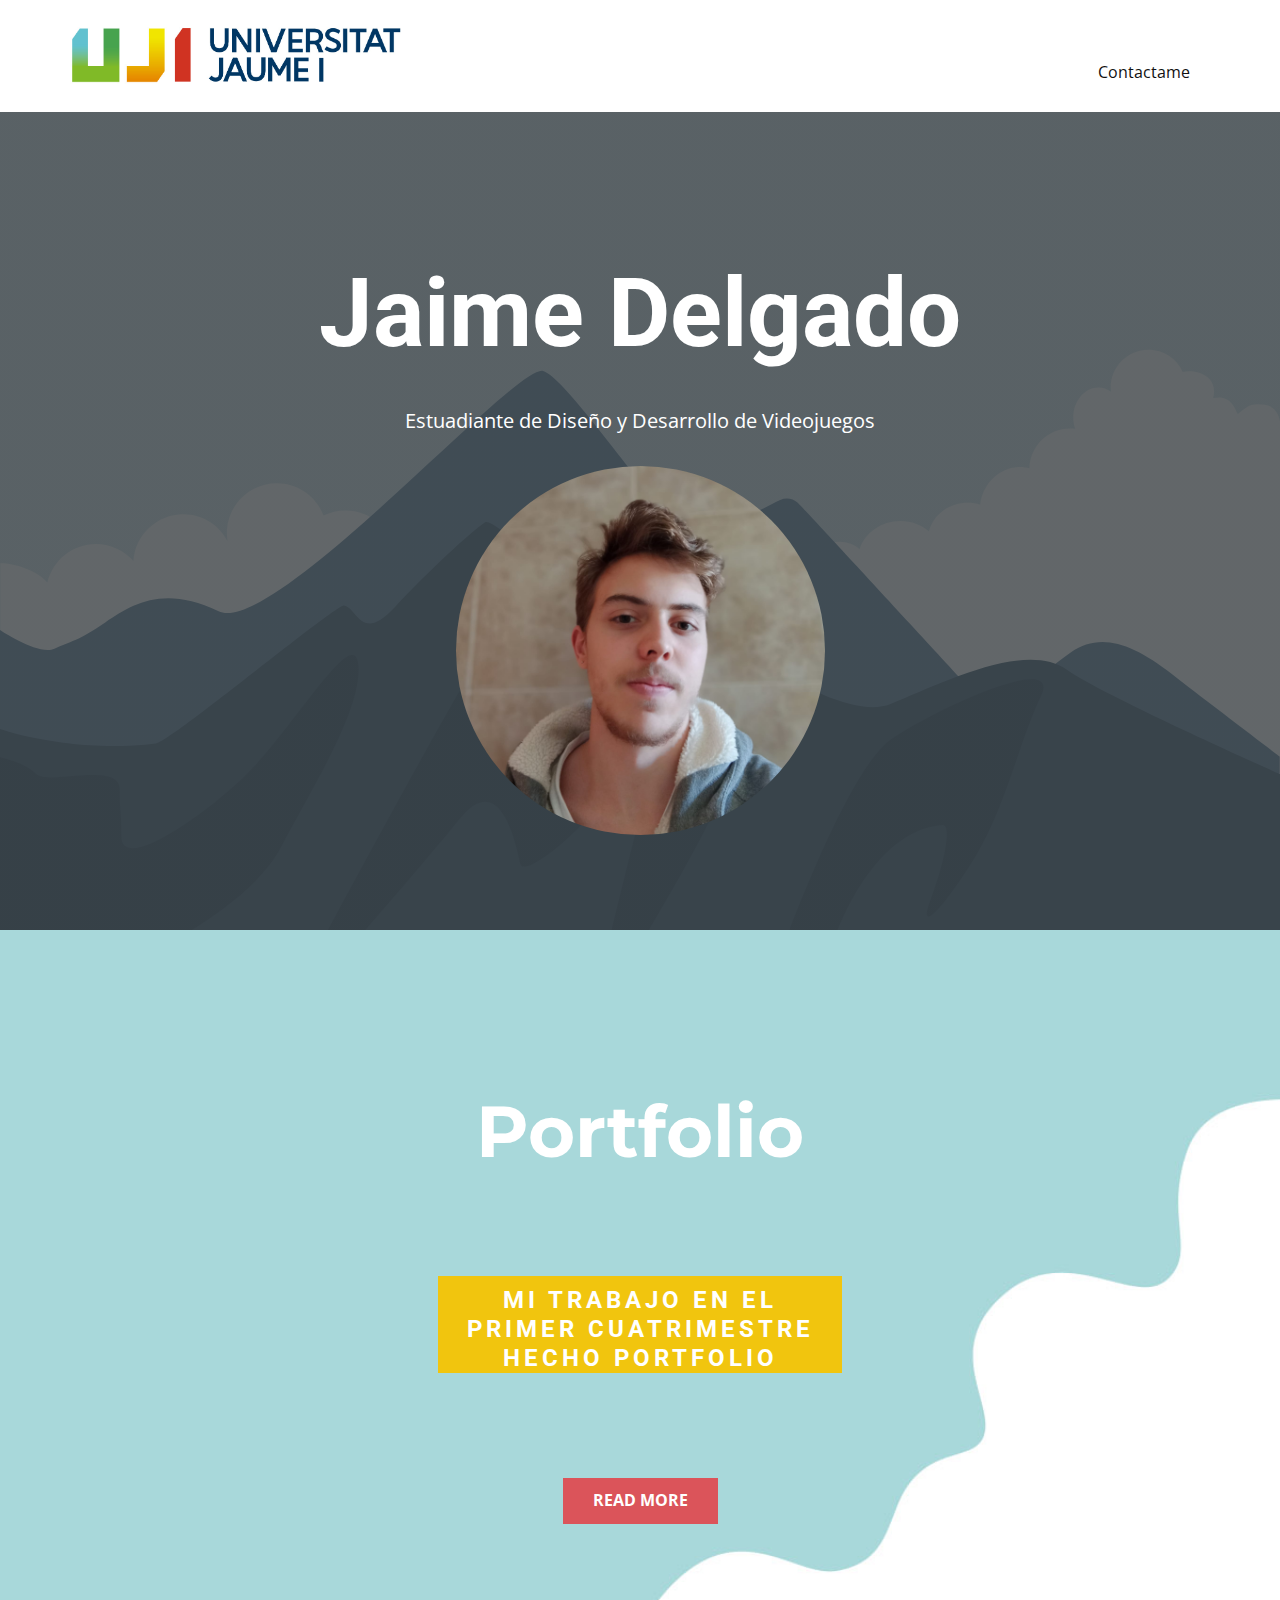
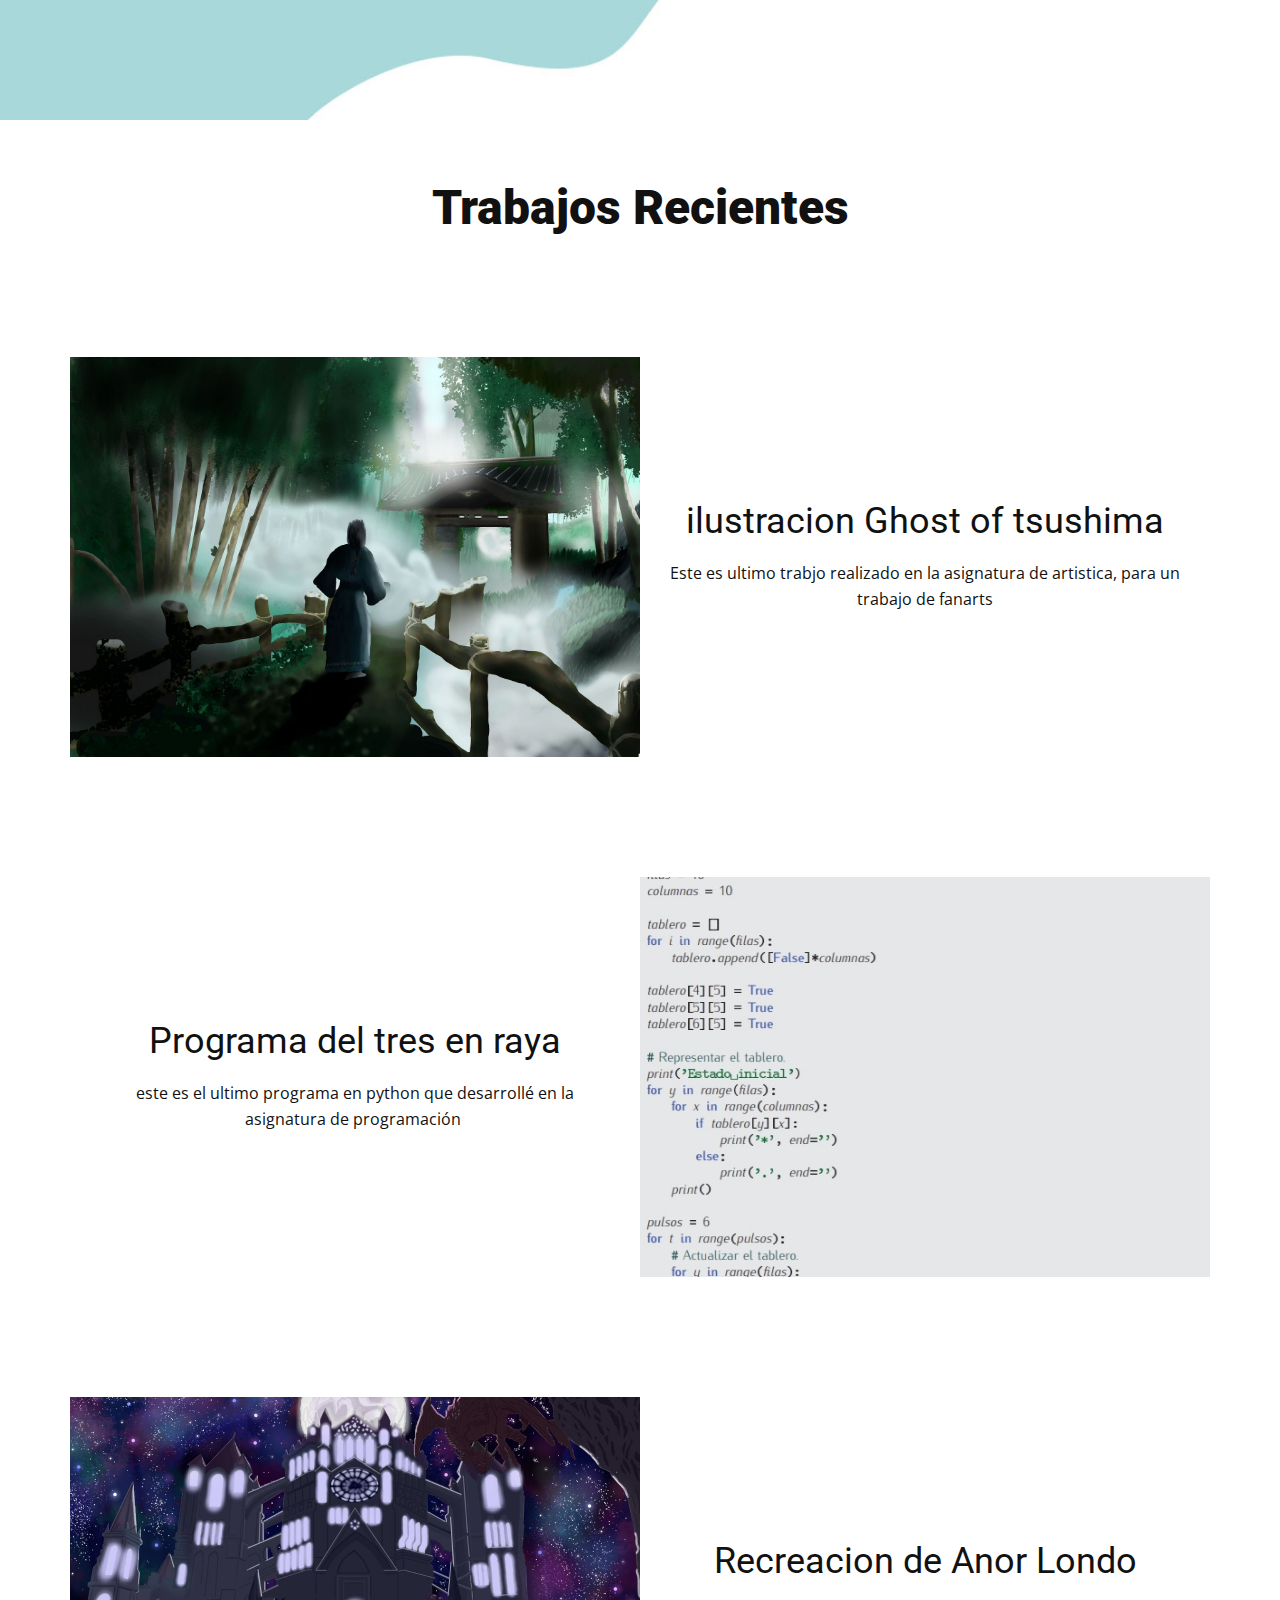
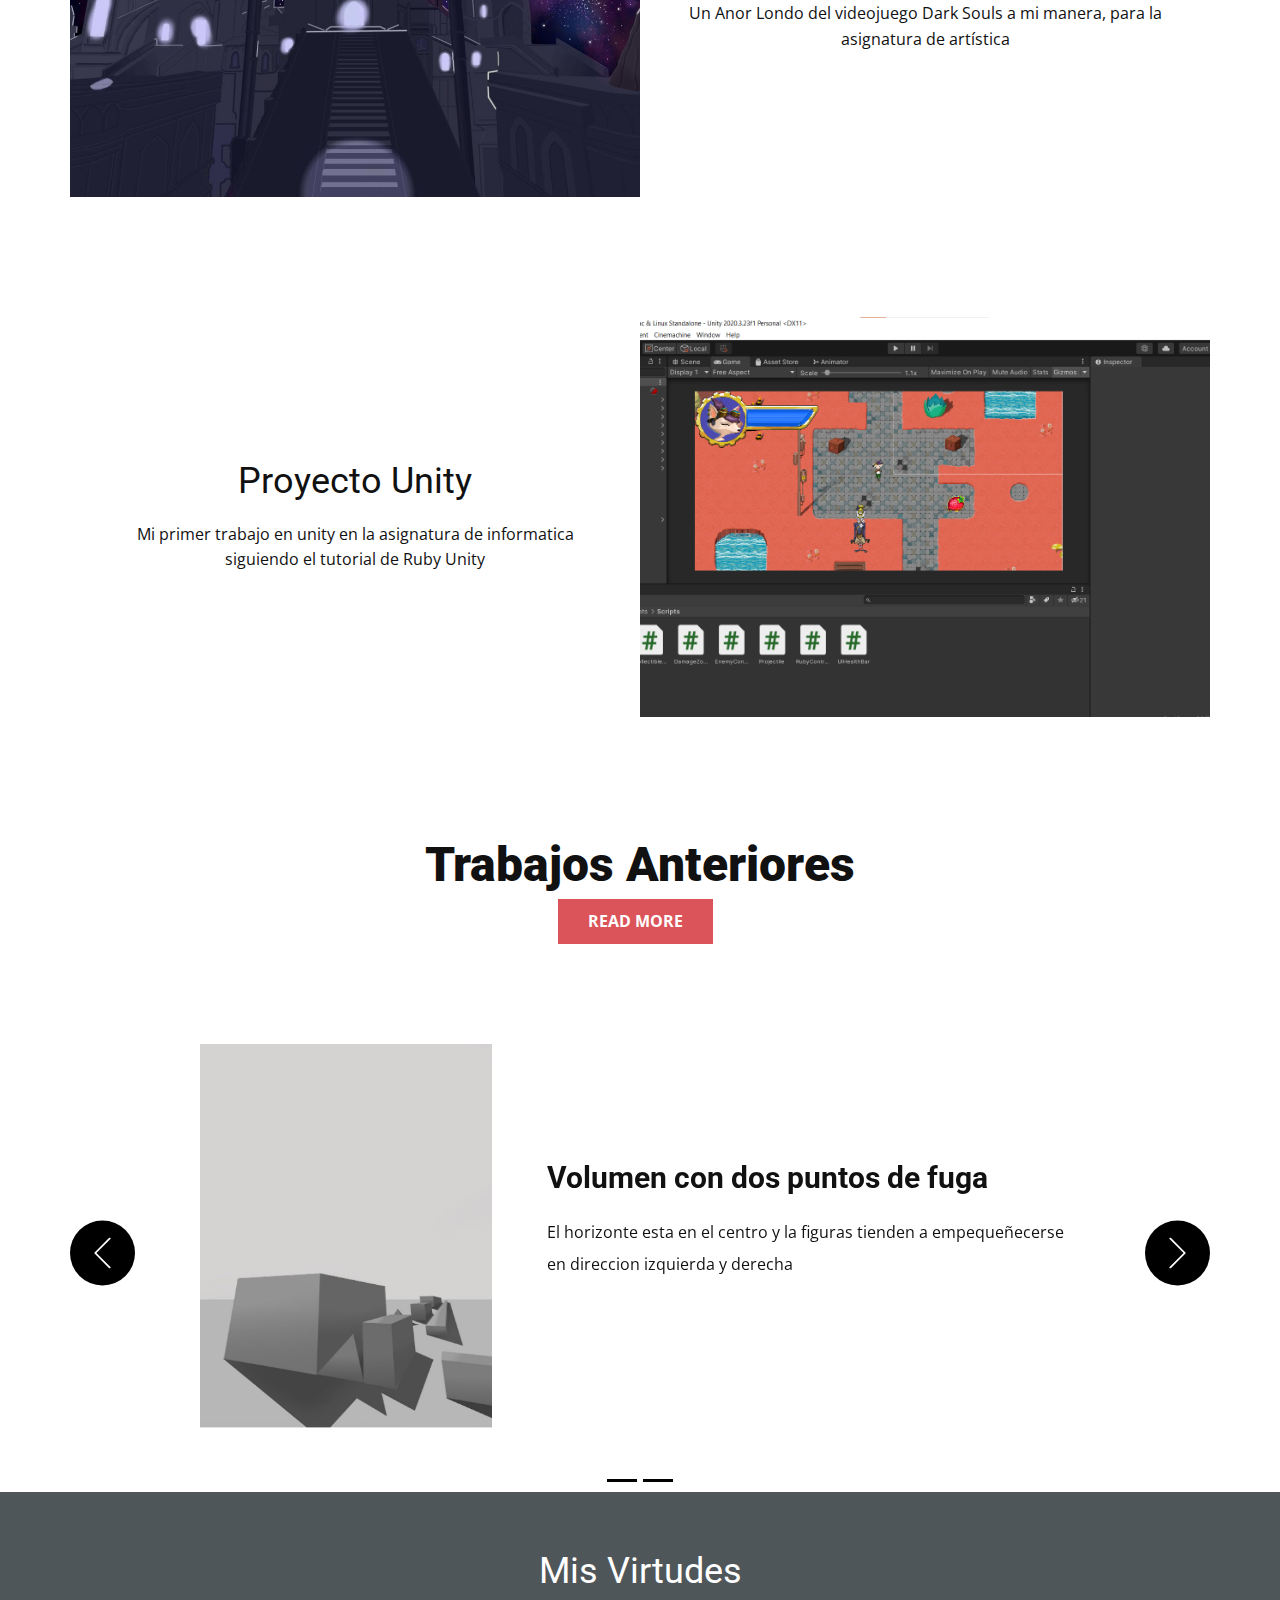
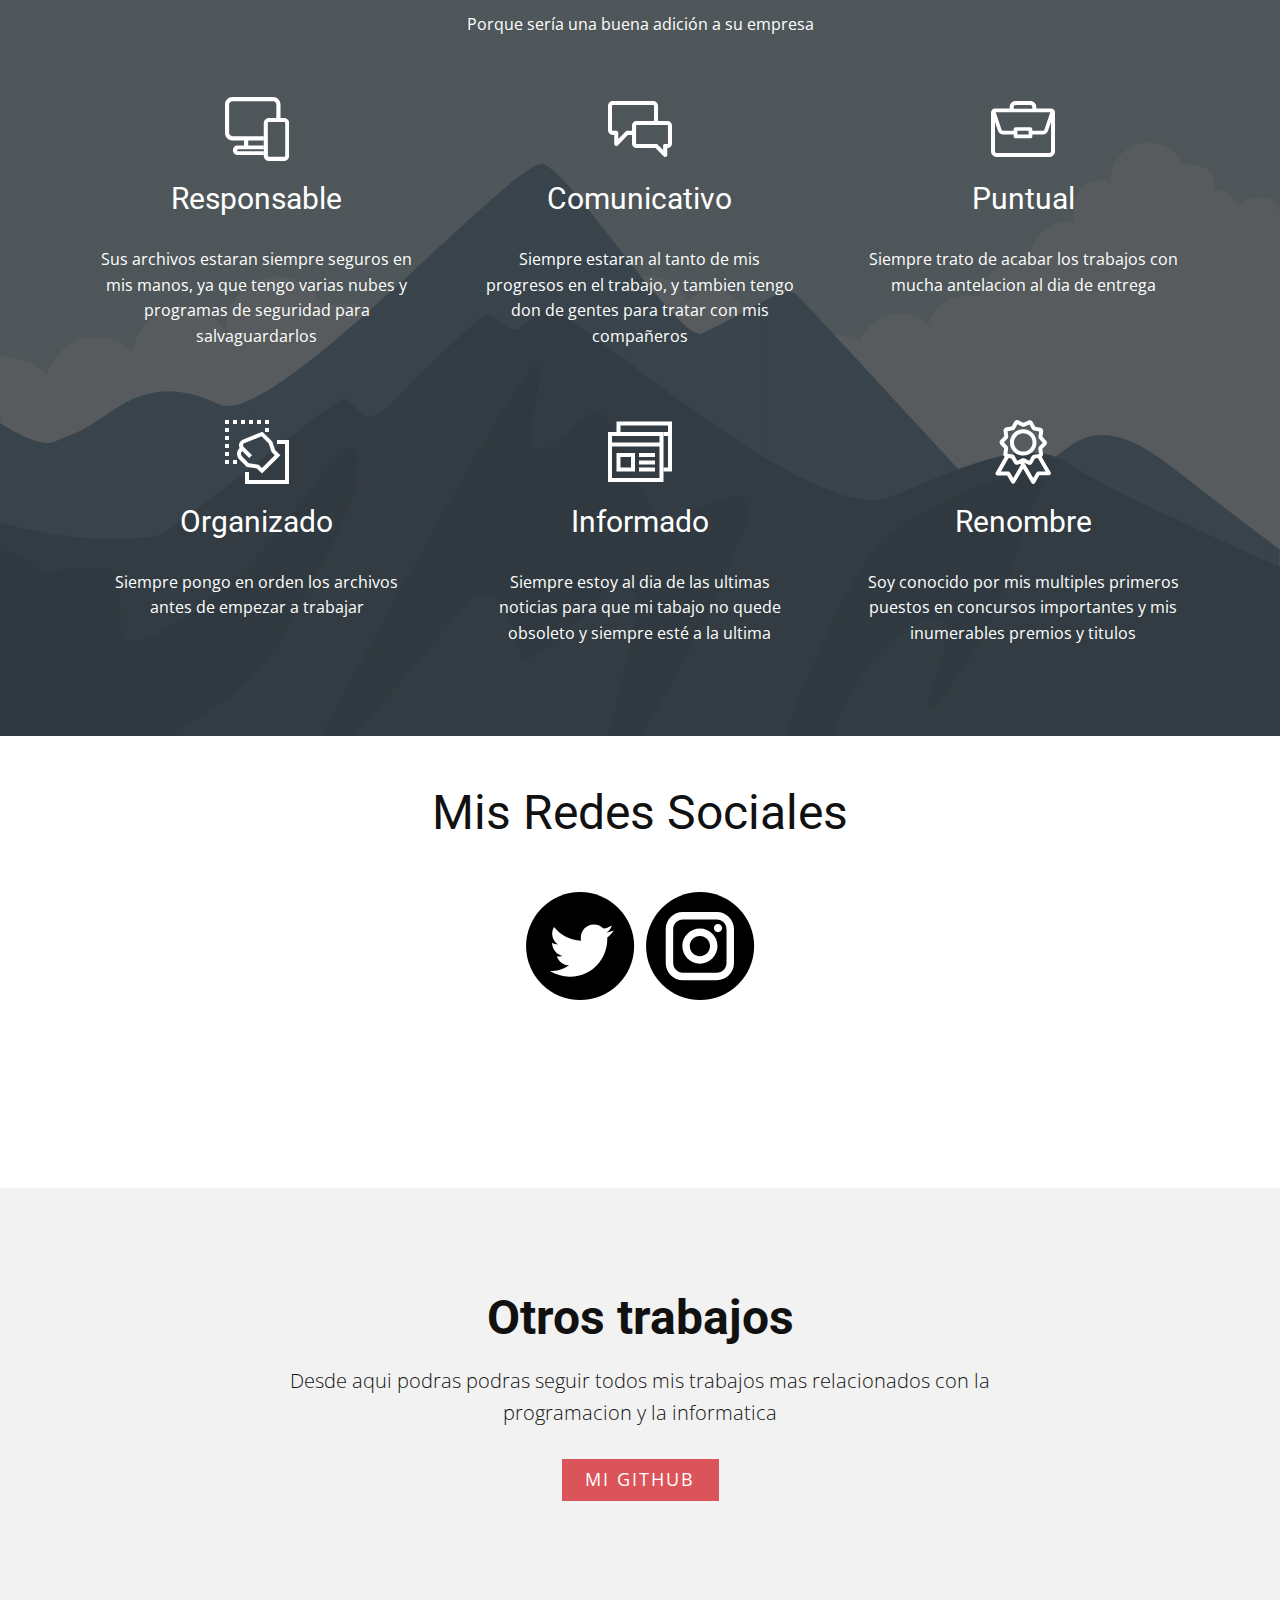
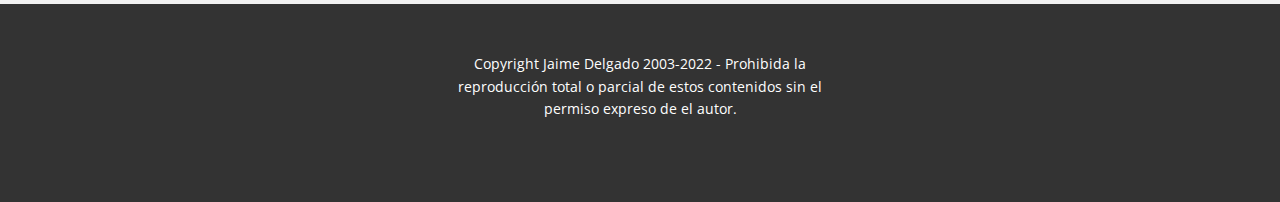
<file: index.html>
<!DOCTYPE html>
<html style="font-size: 16px;">
  <head>
    <meta name="viewport" content="width=device-width, initial-scale=1.0">
    <meta charset="utf-8">
    <meta name="keywords" content="Jaime Delgado, Portfolio, Trabajos Recientes, ilustracion Ghost of tsushima, Programa del tres en raya, Recreacion de Anor Londo, Proyecto Unity, Trabajos Anteriores, Mis Virtudes, Mis Redes Sociales, Otros trabajos">
    <meta name="description" content="">
    <meta name="page_type" content="np-template-header-footer-from-plugin">
    <title>Portfolio Jaime Delgado</title>
    <link rel="stylesheet" href="nicepage.css" media="screen">
<link rel="stylesheet" href="Portfolio-Jaime-Delgado.css" media="screen">
    <script class="u-script" type="text/javascript" src="jquery.js" defer=""></script>
    <script class="u-script" type="text/javascript" src="nicepage.js" defer=""></script>
    <meta name="generator" content="Nicepage 4.2.6, nicepage.com">
    <link id="u-theme-google-font" rel="stylesheet" href="https://fonts.googleapis.com/css?family=Roboto:100,100i,300,300i,400,400i,500,500i,700,700i,900,900i|Open+Sans:300,300i,400,400i,600,600i,700,700i,800,800i">
    <link id="u-page-google-font" rel="stylesheet" href="https://fonts.googleapis.com/css?family=Montserrat:100,100i,200,200i,300,300i,400,400i,500,500i,600,600i,700,700i,800,800i,900,900i">
    
    
    
    
    
    
    
    
    
    
    
    
    
    <script type="application/ld+json">{
		"@context": "http://schema.org",
		"@type": "Organization",
		"name": "",
		"logo": "images/marca-uji-color.jpg"
}</script>
    <meta name="theme-color" content="#478ac9">
    <meta property="og:title" content="Portfolio Jaime Delgado">
    <meta property="og:type" content="website">
  </head>
  <body data-home-page="Portfolio-Jaime-Delgado.html" data-home-page-title="Portfolio Jaime Delgado" class="u-body"><header class="u-clearfix u-header u-header" id="sec-814b"><div class="u-clearfix u-sheet u-valign-middle u-sheet-1">
        <a href="https://nicepage.com" class="u-image u-logo u-image-1" data-image-width="1081" data-image-height="206">
          <img src="images/marca-uji-color.jpg" class="u-logo-image u-logo-image-1">
        </a>
        <nav class="u-menu u-menu-dropdown u-offcanvas u-menu-1">
          <div class="menu-collapse" style="font-size: 1rem; letter-spacing: 0px;">
            <a class="u-button-style u-custom-left-right-menu-spacing u-custom-padding-bottom u-custom-top-bottom-menu-spacing u-nav-link u-text-active-palette-1-base u-text-hover-palette-2-base" href="#">
              <svg viewBox="0 0 24 24"><use xmlns:xlink="http://www.w3.org/1999/xlink" xlink:href="#menu-hamburger"></use></svg>
              <svg version="1.1" xmlns="http://www.w3.org/2000/svg" xmlns:xlink="http://www.w3.org/1999/xlink"><defs><symbol id="menu-hamburger" viewBox="0 0 16 16" style="width: 16px; height: 16px;"><rect y="1" width="16" height="2"></rect><rect y="7" width="16" height="2"></rect><rect y="13" width="16" height="2"></rect>
</symbol>
</defs></svg>
            </a>
          </div>
          <div class="u-custom-menu u-nav-container">
            <ul class="u-nav u-unstyled u-nav-1"><li class="u-nav-item"><a class="u-button-style u-nav-link u-text-active-palette-1-base u-text-hover-palette-2-base" href="mailto:jaimealcayna@gmail.com?subject=contactame" style="padding: 10px 20px;">Contactame</a>
</li></ul>
          </div>
          <div class="u-custom-menu u-nav-container-collapse">
            <div class="u-black u-container-style u-inner-container-layout u-opacity u-opacity-95 u-sidenav">
              <div class="u-inner-container-layout u-sidenav-overflow">
                <div class="u-menu-close"></div>
                <ul class="u-align-center u-nav u-popupmenu-items u-unstyled u-nav-2"><li class="u-nav-item"><a class="u-button-style u-nav-link" href="mailto:jaimealcayna@gmail.com?subject=contactame" style="padding: 10px 20px;">Contactame</a>
</li></ul>
              </div>
            </div>
            <div class="u-black u-menu-overlay u-opacity u-opacity-70"></div>
          </div>
        </nav>
      </div></header>
    <section class="u-align-center u-clearfix u-image u-shading u-section-1" src="" data-image-width="256" data-image-height="256" id="sec-4bd5">
      <div class="u-clearfix u-sheet u-sheet-1">
        <h1 class="u-text u-text-default u-title u-text-1">Jaime Delgado</h1>
        <p class="u-large-text u-text u-text-default u-text-variant u-text-2">Estuadiante de Diseño y Desarrollo de Videojuegos</p>
        <div class="u-image u-image-circle u-image-1" alt="" data-image-width="1565" data-image-height="1600"></div>
      </div>
    </section>
    <section class="u-align-center u-clearfix u-image u-section-2" id="carousel_62d7" data-image-width="1258" data-image-height="737">
      <div class="u-clearfix u-sheet u-sheet-1">
        <h2 class="u-custom-font u-font-montserrat u-text u-text-body-alt-color u-text-default u-text-1">Portfolio</h2>
        <div class="u-align-center-xs u-container-style u-expanded-width-xs u-group u-palette-3-base u-group-1">
          <div class="u-container-layout u-valign-middle-md u-valign-middle-sm u-valign-middle-xs u-container-layout-1">
            <h4 class="u-text u-text-body-alt-color u-text-default u-text-2"> Mi trabajo en el primer cuatrimestre hecho portfolio</h4>
          </div>
        </div>
        <a href="Portfolio-Jaime-Delgado.html#sec-2f80" data-page-id="1851626745" class="u-btn u-button-style u-palette-2-base u-btn-1">Read More</a>
      </div>
    </section>
    <section class="u-align-center u-clearfix u-section-3" id="sec-4764">
      <div class="u-clearfix u-sheet u-valign-middle u-sheet-1">
        <h1 class="u-text u-text-default u-text-1">Trabajos Recientes</h1>
      </div>
    </section>
    <section class="u-clearfix u-section-4" id="sec-2f80">
      <div class="u-clearfix u-sheet u-sheet-1">
        <div class="u-clearfix u-expanded-width u-layout-wrap u-layout-wrap-1">
          <div class="u-layout">
            <div class="u-layout-row">
              <div class="u-container-style u-image u-layout-cell u-size-30 u-image-1" data-image-width="3508" data-image-height="2480">
                <div class="u-container-layout u-container-layout-1"></div>
              </div>
              <div class="u-align-center u-container-style u-layout-cell u-size-30 u-layout-cell-2">
                <div class="u-container-layout u-valign-middle u-container-layout-2">
                  <h2 class="u-text u-text-default u-text-1">ilustracion Ghost of tsushima</h2>
                  <p class="u-text u-text-2">Este es ultimo trabjo realizado en la asignatura de artistica, para un trabajo de fanarts</p>
                </div>
              </div>
            </div>
          </div>
        </div>
      </div>
    </section>
    <section class="u-clearfix u-section-5" id="carousel_6842">
      <div class="u-clearfix u-sheet u-sheet-1">
        <div class="u-clearfix u-expanded-width u-layout-wrap u-layout-wrap-1">
          <div class="u-layout">
            <div class="u-layout-row">
              <div class="u-align-center u-container-style u-layout-cell u-size-30 u-layout-cell-1">
                <div class="u-container-layout u-valign-middle u-container-layout-1">
                  <h2 class="u-text u-text-default u-text-1">Programa del tres en raya<br>
                  </h2>
                  <p class="u-text u-text-2">este es el ultimo programa en python que desarrollé en la asignatura de programación&nbsp;</p>
                </div>
              </div>
              <div class="u-container-style u-image u-layout-cell u-size-30 u-image-1" data-image-width="630" data-image-height="454">
                <div class="u-container-layout u-container-layout-2"></div>
              </div>
            </div>
          </div>
        </div>
      </div>
    </section>
    <section class="u-clearfix u-section-6" id="carousel_11f4">
      <div class="u-clearfix u-sheet u-sheet-1">
        <div class="u-clearfix u-expanded-width u-layout-wrap u-layout-wrap-1">
          <div class="u-layout">
            <div class="u-layout-row">
              <div class="u-container-style u-image u-layout-cell u-size-30 u-image-1" data-image-width="1600" data-image-height="800">
                <div class="u-container-layout u-container-layout-1"></div>
              </div>
              <div class="u-align-center u-container-style u-layout-cell u-size-30 u-layout-cell-2">
                <div class="u-container-layout u-valign-middle u-container-layout-2">
                  <h2 class="u-text u-text-default u-text-1">Recreacion de Anor Londo</h2>
                  <p class="u-text u-text-2">Un Anor Londo del videojuego Dark Souls a mi manera, para la asignatura de artística</p>
                </div>
              </div>
            </div>
          </div>
        </div>
      </div>
    </section>
    <section class="u-clearfix u-section-7" id="carousel_7838">
      <div class="u-clearfix u-sheet u-sheet-1">
        <div class="u-clearfix u-expanded-width u-layout-wrap u-layout-wrap-1">
          <div class="u-layout">
            <div class="u-layout-row">
              <div class="u-align-center u-container-style u-layout-cell u-size-30 u-layout-cell-1">
                <div class="u-container-layout u-container-layout-1">
                  <h2 class="u-text u-text-default u-text-1">Proyecto Unity</h2>
                  <p class="u-text u-text-2">Mi primer trabajo en unity en la asignatura de informatica siguiendo el tutorial de Ruby Unity</p>
                </div>
              </div>
              <div class="u-container-style u-image u-layout-cell u-size-30 u-image-1" data-image-width="1920" data-image-height="933">
                <div class="u-container-layout u-container-layout-2"></div>
              </div>
            </div>
          </div>
        </div>
      </div>
    </section>
    <section class="u-align-center u-clearfix u-section-8" id="sec-ff3b">
      <div class="u-clearfix u-sheet u-sheet-1">
        <h1 class="u-text u-text-default u-text-1">Trabajos Anteriores</h1>
        <a href="Portfolio-Jaime-Delgado.html#carousel_e92e" data-page-id="1851626745" class="u-btn u-button-style u-palette-2-base u-btn-1">Read More</a>
      </div>
    </section>
    <section class="u-clearfix u-section-9" id="carousel_e92e">
      <div class="u-clearfix u-sheet u-sheet-1">
        <div id="carousel-1a4b" data-interval="5000" data-u-ride="carousel" class="u-carousel u-slider u-slider-1">
          <ol class="u-absolute-hcenter u-carousel-indicators u-carousel-indicators-1">
            <li data-u-target="#carousel-1a4b" class="u-active u-black" data-u-slide-to="0"></li>
            <li data-u-target="#carousel-1a4b" class="u-black" data-u-slide-to="1"></li>
          </ol>
          <div class="u-carousel-inner" role="listbox">
            <div class="u-active u-align-center-sm u-align-center-xs u-carousel-item u-container-style u-slide">
              <div class="u-container-layout u-valign-top-md u-valign-top-sm u-valign-top-xs u-container-layout-1">
                <img src="images/Sinttulo3.png" alt="" class="u-image u-image-default u-image-1" data-image-width="827" data-image-height="582">
                <h3 class="u-text u-text-1"><b>Volumen con dos puntos de fuga</b>
                </h3>
                <p class="u-text u-text-2">El horizonte esta en el centro y la figuras tienden a empequeñecerse en direccion izquierda y derecha</p>
              </div>
            </div>
            <div class="u-align-center-sm u-align-center-xs u-carousel-item u-container-style u-slide">
              <div class="u-container-layout u-valign-middle-lg u-valign-top-md u-valign-top-sm u-valign-top-xs u-container-layout-2">
                <img src="images/Sinttulo2.png" alt="" class="u-image u-image-default u-image-2" data-image-width="939" data-image-height="598">
                <h3 class="u-text u-text-3"><b>Volumen con tres puntos de fuga</b>
                </h3>
                <p class="u-text u-text-4">el horizonte esta en el centro y aparte de izquierda y dercha tambien hay un punto de fuga que arriba que aporta verticalidad</p>
              </div>
            </div>
          </div>
          <a class="u-absolute-vcenter u-black u-carousel-control u-carousel-control-prev u-icon-circle u-spacing-17 u-text-body-alt-color u-carousel-control-1" href="#carousel-1a4b" role="button" data-u-slide="prev">
            <span aria-hidden="true">
              <svg viewBox="0 0 477.175 477.175"><path d="M145.188,238.575l215.5-215.5c5.3-5.3,5.3-13.8,0-19.1s-13.8-5.3-19.1,0l-225.1,225.1c-5.3,5.3-5.3,13.8,0,19.1l225.1,225
                    c2.6,2.6,6.1,4,9.5,4s6.9-1.3,9.5-4c5.3-5.3,5.3-13.8,0-19.1L145.188,238.575z"></path></svg>
            </span>
            <span class="sr-only">Previous</span>
          </a>
          <a class="u-absolute-vcenter u-black u-carousel-control u-carousel-control-next u-icon-circle u-spacing-17 u-text-body-alt-color u-carousel-control-2" href="#carousel-1a4b" role="button" data-u-slide="next">
            <span aria-hidden="true">
              <svg viewBox="0 0 477.175 477.175"><path d="M360.731,229.075l-225.1-225.1c-5.3-5.3-13.8-5.3-19.1,0s-5.3,13.8,0,19.1l215.5,215.5l-215.5,215.5
                    c-5.3,5.3-5.3,13.8,0,19.1c2.6,2.6,6.1,4,9.5,4c3.4,0,6.9-1.3,9.5-4l225.1-225.1C365.931,242.875,365.931,234.275,360.731,229.075z"></path></svg>
            </span>
            <span class="sr-only">Next</span>
          </a>
        </div>
      </div>
    </section>
    <section class="u-align-center u-clearfix u-image u-shading u-section-10" id="sec-7a10">
      <div class="u-clearfix u-sheet u-valign-middle u-sheet-1">
        <h2 class="u-text u-text-default u-text-1">Mis Virtudes</h2>
        <p class="u-text u-text-2">Porque sería una buena adición a su empresa</p>
        <div class="u-expanded-width u-list u-list-1">
          <div class="u-repeater u-repeater-1">
            <div class="u-align-center u-container-style u-list-item u-repeater-item">
              <div class="u-container-layout u-similar-container u-valign-top u-container-layout-1"><span class="u-icon u-icon-1">
            <svg class="u-svg-link" preserveAspectRatio="xMidYMin slice" viewBox="0 0 128 128" style=""><use xmlns:xlink="http://www.w3.org/1999/xlink" xlink:href="#svg-b3ab"></use></svg>
            <svg xmlns="http://www.w3.org/2000/svg" xmlns:xlink="http://www.w3.org/1999/xlink" version="1.1" xml:space="preserve" class="u-svg-content" viewBox="0 0 128 128" id="svg-b3ab"><path d="m26.4 108.7c-1.2 0-2.2-1-2.2-2.2s1-2.2 4.7-2.2h48.7v-7.4h-31.2v-9.9h31.2v-8.4h-58.7c-7.7 0-10.6-3-10.6-6.6v-57.1c0-3.7 3-6.6 6.6-6.6h81.2c3.7 0 6.6 3 6.6 6.6v27h8.3v-27c0-8.2-6.7-14.9-14.9-14.9h-81.2c-8.2 0-14.9 6.7-14.9 14.9v57.1c0 8.2 6.7 14.9 14.9 14.9h23.2v10.1h-13.8c-4.3 0-8.5 3.7-8.5 9.5v0.2c0 4.6 3.7 9.3 8.3 9.3h53.5v-7.3h-51.2z"></path><path d="m118 41.9h-30c-5.8 0-10.5 4.7-10.5 10.6 0 0 0.1 66.3 0.1 66.4 0 4.3 5.1 9 10.4 9h30c5.6 0 10.2-4.4 10.5-10.1v-65.3c0-5.9-4.7-10.6-10.5-10.6zm2.4 75.5c-0.1 1.3-1.1 2.3-2.4 2.3h-30c-1 0-1.9-0.7-2.2-1.6l-0.2-65.6c0-1.3 1.1-2.4 2.4-2.4h30c1.3 0 2.4 1.1 2.4 2.4v64.9z"></path></svg>
          </span>
                <h3 class="u-text u-text-3">Responsable</h3>
                <p class="u-text u-text-4">Sus archivos estaran siempre seguros en mis manos, ya que tengo varias nubes y programas de seguridad para salvaguardarlos</p>
              </div>
            </div>
            <div class="u-align-center u-container-style u-list-item u-repeater-item">
              <div class="u-container-layout u-similar-container u-valign-top u-container-layout-2"><span class="u-icon u-icon-2">
            <svg class="u-svg-link" preserveAspectRatio="xMidYMin slice" viewBox="0 0 128 128" style=""><use xmlns:xlink="http://www.w3.org/1999/xlink" xlink:href="#svg-7448"></use></svg>
            <svg xmlns="http://www.w3.org/2000/svg" xmlns:xlink="http://www.w3.org/1999/xlink" version="1.1" xml:space="preserve" class="u-svg-content" viewBox="0 0 128 128" id="svg-7448"><path d="m118.6 47.8h-61.2c-5.2 0-9.4 4.2-9.4 9.3v35.7c0 5.1 4.2 9.3 9.4 9.3h37.5l16.8 16.8c2.5 2.5 6.8 0.7 6.8-2.8v-10-3.9h0.1c5.2 0 9.4-4.2 9.4-9.3v-35.8c0-5.1-4.2-9.3-9.4-9.3zm1.2 45c0 0.7-0.5 1.2-1.2 1.2h-5.2c-1.6 0-2.9 1.2-3.1 2.8v9.2l-11.2-11.2c-0.5-0.5-1.3-0.8-2-0.8h-39.7c-0.7 0-1.2-0.5-1.2-1.2v-35.7c0-0.7 0.5-1.2 1.2-1.2h61.3c0.7 0 1.2 0.5 1.2 1.2v35.7z"></path><path d="m38.1 67.7c-1 0-2 0.4-2.7 1-0.1 0-0.1 0.1-0.2 0.2l-14.7 15.1v-12.5c-0.2-2.1-1.9-3.8-4-3.8h-6.9c-0.9 0-1.6-0.7-1.6-1.6v-48.3c0-0.9 0.7-1.6 1.6-1.6h80.8c0.9 0 1.6 0.7 1.6 1.6v30.1h8v-30.1c0-5.4-4.3-9.8-9.6-9.8h-80.8c-5.3 0-9.6 4.4-9.6 9.8v48.3c0 5.4 4.3 9.8 9.6 9.8h2.9v8.1 10c0 3.6 4.4 5.3 6.9 2.8l6.8-7 13.6-13.9h8.2v-8.2h-9.9z"></path></svg>
          </span>
                <h3 class="u-text u-text-5">Comunicativo</h3>
                <p class="u-text u-text-6">Siempre estaran al tanto de mis progresos en el trabajo, y tambien tengo don de gentes para tratar con mis compañeros</p>
              </div>
            </div>
            <div class="u-align-center u-container-style u-list-item u-repeater-item">
              <div class="u-container-layout u-similar-container u-valign-top u-container-layout-3"><span class="u-icon u-icon-3">
            <svg class="u-svg-link" preserveAspectRatio="xMidYMin slice" viewBox="0 0 128 128" style=""><use xmlns:xlink="http://www.w3.org/1999/xlink" xlink:href="#svg-fd95"></use></svg>
            <svg xmlns="http://www.w3.org/2000/svg" xmlns:xlink="http://www.w3.org/1999/xlink" version="1.1" xml:space="preserve" class="u-svg-content" viewBox="0 0 128 128" id="svg-fd95"><path d="m78.9 15.9c2.1 0 3.7 1.7 3.7 3.7v3.7h-37.2v-3.7c0-2 1.7-3.7 3.7-3.7h29.8m39.7 14.8-11.6 34.5c-0.5 1.5-1.9 2.5-3.5 2.5h-20.9v-3.7c0-2-1.7-3.7-3.7-3.7h-29.8c-2.1 0-3.7 1.7-3.7 3.7v3.7h-20.9c-1.6 0-3-1-3.5-2.5l-11.6-34.5h109.2m1.5 19.1v58.6c0 2-1.7 3.7-3.7 3.7h-104.7c-2.1 0-3.7-1.7-3.7-3.7v-58.6l5.9 17.7c1.5 4.5 5.8 7.6 10.6 7.6h20.9v3.7c0 2 1.7 3.7 3.7 3.7h29.8c2.1 0 3.7-1.7 3.7-3.7v-3.7h20.9c4.8 0 9.1-3 10.6-7.6l6-17.7m-44.9 17.9v7.4h-22.4v-7.4h22.4m15.3-44.9v-3.2c0-6.4-5.2-11.6-11.6-11.6h-29.8c-6.4 0-11.7 5.2-11.7 11.6v3.2h-29.5c-4.4 0-7.9 3.5-7.9 7.9v77.7c0 6.4 5.2 11.6 11.7 11.6h104.7c6.4 0 11.7-5.2 11.7-11.6v-77.7c0-4.4-3.6-7.9-7.9-7.9h-29.7z"></path></svg>
          </span>
                <h3 class="u-text u-text-7">Puntual</h3>
                <p class="u-text u-text-8">Siempre trato de acabar los trabajos con mucha antelacion al dia de entrega</p>
              </div>
            </div>
            <div class="u-align-center u-container-style u-list-item u-repeater-item">
              <div class="u-container-layout u-similar-container u-valign-top u-container-layout-4"><span class="u-icon u-icon-4">
            <svg class="u-svg-link" preserveAspectRatio="xMidYMin slice" viewBox="0 0 128 128" style=""><use xmlns:xlink="http://www.w3.org/1999/xlink" xlink:href="#svg-36c5"></use></svg>
            <svg xmlns="http://www.w3.org/2000/svg" xmlns:xlink="http://www.w3.org/1999/xlink" version="1.1" xml:space="preserve" class="u-svg-content" viewBox="0 0 128 128" id="svg-36c5"><polygon points="104 40 104 48 120 48 120 120 48 120 48 104 40 104 40 128 128 128 128 40"></polygon><rect x="80" width="8" height="8"></rect><rect x="16" width="8" height="8"></rect><rect x="32" width="8" height="8"></rect><rect x="16" y="80" width="8" height="8"></rect><rect x="48" width="8" height="8"></rect><rect x="64" width="8" height="8"></rect><rect width="8" height="8"></rect><rect y="48" width="8" height="8"></rect><rect y="64" width="8" height="8"></rect><rect y="32" width="8" height="8"></rect><rect y="16" width="8" height="8"></rect><rect x="80" y="16" width="8" height="8"></rect><rect y="80" width="8" height="8"></rect><path d="m63.6 96.8 10.4 10.4 36.8-36.8-10.6-10.6-5.7-17-19.6-19.5-39.5 16.2c-6.1 2.5-9.1 9.5-6.5 15.7l0.3 0.6-0.5 0.5c-6.2 6.2-6.2 16.4 0 22.6l15.1 15.1 19.8 2.8zm-31.6-29.2c0-2.1 0.8-4.2 2.3-5.7l14.1 14.1 5.7-5.7-17-17c-1.6-1.6-1.6-4.1 0-5.7 0.4-0.4 0.8-0.7 1.3-0.9l34.6-14 14.4 14.4 5.7 17 6.3 6.3-25.5 25.5-6.6-6.6-19.8-2.8-13.2-13.3c-1.5-1.5-2.3-3.5-2.3-5.6z"></path></svg>
          </span>
                <h3 class="u-text u-text-9">Organizado</h3>
                <p class="u-text u-text-10">Siempre pongo en orden los archivos antes de empezar a trabajar</p>
              </div>
            </div>
            <div class="u-align-center u-container-style u-list-item u-repeater-item">
              <div class="u-container-layout u-similar-container u-valign-top u-container-layout-5"><span class="u-icon u-icon-5">
            <svg class="u-svg-link" preserveAspectRatio="xMidYMin slice" viewBox="0 0 128 128" style=""><use xmlns:xlink="http://www.w3.org/1999/xlink" xlink:href="#svg-eadc"></use></svg>
            <svg xmlns="http://www.w3.org/2000/svg" xmlns:xlink="http://www.w3.org/1999/xlink" version="1.1" xml:space="preserve" class="u-svg-content" viewBox="0 0 128 128" id="svg-eadc"><polygon points="128 3 17 3 17 24 25 24 25 11 120 11 120 24 111 24 111 32 120 32 120 95 111 95 111 103 128 103"></polygon><path d="m25 24h-25v100h111v-100h-86zm78 92h-95v-63h95v63zm0-71h-95v-13h95v13z"></path><path d="m46 74v21h-21v-21h21m8-8h-37v37h37v-37z"></path><rect x="62" y="66" width="32" height="8"></rect><rect x="62" y="81" width="32" height="8"></rect><rect x="62" y="95" width="32" height="8"></rect></svg>
          </span>
                <h3 class="u-text u-text-11">Informado</h3>
                <p class="u-text u-text-12">Siempre estoy al dia de las ultimas noticias para que mi tabajo no quede obsoleto y siempre esté a la ultima</p>
              </div>
            </div>
            <div class="u-align-center u-container-style u-list-item u-repeater-item">
              <div class="u-container-layout u-similar-container u-valign-top u-container-layout-6"><span class="u-icon u-icon-6">
            <svg class="u-svg-link" preserveAspectRatio="xMidYMin slice" viewBox="0 0 128 128" style=""><use xmlns:xlink="http://www.w3.org/1999/xlink" xlink:href="#svg-3ce4"></use></svg>
            <svg xmlns="http://www.w3.org/2000/svg" xmlns:xlink="http://www.w3.org/1999/xlink" version="1.1" xml:space="preserve" class="u-svg-content" viewBox="0 0 128 128" id="svg-3ce4"><path d="m119.4 104.8-17.8-30.8c1.6-1.3 2.5-3.4 2.4-5.6l-1.3-10.7 7.4-7.6c2.3-2.3 2.4-6.1 0.2-8.8l-7.4-7.9 1.5-10.8c0.3-3.2-2-6.4-5.2-7l-10.7-2.1-5.2-9.4c-1.1-2.2-3.3-3.5-5.8-3.5-0.8 0-1.5 0.1-2.3 0.4l-10.4 4.4-9.6-4.6c-0.9-0.5-1.9-0.7-3-0.7-0.6 0-1.3 0.1-1.9 0.3-1.6 0.5-2.9 1.5-3.8 3l-5.3 9.4-10.7 1.9c-3.4 0.6-5.7 3.7-5.4 7.1l1.3 10.7-7.4 7.6c-2.3 2.3-2.4 6.1-0.2 8.8l7.4 7.9-1.5 10.8c-0.3 2.3 0.8 4.6 2.7 5.9l-17.9 31.3c-0.7 1.1-0.7 2.6-0.1 3.9v0.1l0.1 0.1c0.8 1.2 2 1.9 3.4 1.9h19.2l8.7 14.9c0.8 1.2 2 1.9 3.4 1.9s2.8-0.8 3.5-2l16.6-27.9 16.8 28.3c0.8 1.2 2 1.9 3.4 1.9s2.8-0.8 3.5-2l8.7-15.3h19.2c1.4 0 2.7-0.8 3.4-1.9 0.9-1.1 0.9-2.7 0.1-3.9zm-34.9 11.3-17.9-30.5 7.4 3.6c0.9 0.4 1.8 0.6 2.9 0.6 2.4 0 4.6-1.2 5.7-3.2l5.3-9.4 5.8-1 15.4 26.6h-14.7c-1.4 0-2.8 0.8-3.5 2l-6.4 11.3zm-40-0.3-6.5-11c-0.8-1.2-2-1.9-3.4-1.9h-14.8l15.5-27 5.4 0.9 5.2 9.3c1.1 2.2 3.3 3.5 5.8 3.5 0.8 0 1.5-0.1 2.3-0.4l0.5-0.1 3.9-1.8 1.4 2.4-15.3 26.1zm-11.9-78.1c1.4-1.4 2.1-3.4 1.8-5.3l-1.2-10 10.2-1.8c1.9-0.3 3.6-1.6 4.6-3.2l4.9-8.8 9 4.3c0.9 0.5 1.9 0.7 2.9 0.7s2-0.2 2.9-0.7l9.2-4.1 4.9 9.1c1.1 1.7 2.7 2.9 4.5 3.1l10 1.9-1.4 10c-0.3 1.9 0.3 4 1.7 5.3l6.9 7.3-7 7.1c-1.5 1.4-2.1 3.4-1.8 5.3l1.2 9.9-9.9 1.6c-2 0.3-3.7 1.6-4.6 3.2l-4.9 8.8-9-4.3c-0.9-0.5-1.9-0.7-2.9-0.7s-2 0.2-2.9 0.7l-9.2 4.2-4.9-9c-1.1-1.7-2.8-2.9-4.6-3.1l-10.1-1.8 1.4-10c0.3-1.9-0.3-4-1.7-5.3l-6.8-7.4 6.8-7z"></path><path d="m64.5 71c14.7 0 26.6-11.7 26.6-26.2 0-14.4-11.9-26.2-26.6-26.2s-26.6 11.7-26.6 26.2 11.9 26.2 26.6 26.2zm0-44.4c10.2 0 18.6 8.2 18.6 18.3s-8.3 18.3-18.6 18.3c-10.2 0-18.6-8.2-18.6-18.3s8.4-18.3 18.6-18.3z"></path></svg>
          </span>
                <h3 class="u-text u-text-13">Renombre</h3>
                <p class="u-text u-text-14">Soy conocido por mis multiples primeros puestos en concursos importantes y mis inumerables premios y titulos</p>
              </div>
            </div>
          </div>
        </div>
      </div>
    </section>
    <section class="u-clearfix u-section-11" id="carousel_6870">
      <div class="u-clearfix u-sheet u-sheet-1">
        <h1 class="u-text u-text-default u-text-1">Mis Redes Sociales</h1>
        <div class="u-social-icons u-spacing-10 u-social-icons-1">
          <a class="u-social-url" title="twitter" target="_blank" href="https://twitter.com/gasopodo"><span class="u-icon u-social-icon u-social-twitter u-text-black u-icon-1"><svg class="u-svg-link" preserveAspectRatio="xMidYMin slice" viewBox="0 0 112 112" style=""><use xmlns:xlink="http://www.w3.org/1999/xlink" xlink:href="#svg-bae8"></use></svg><svg class="u-svg-content" viewBox="0 0 112 112" x="0" y="0" id="svg-bae8"><circle fill="currentColor" class="st0" cx="56.1" cy="56.1" r="55"></circle><path fill="#FFFFFF" d="M83.8,47.3c0,0.6,0,1.2,0,1.7c0,17.7-13.5,38.2-38.2,38.2C38,87.2,31,85,25,81.2c1,0.1,2.1,0.2,3.2,0.2
c6.3,0,12.1-2.1,16.7-5.7c-5.9-0.1-10.8-4-12.5-9.3c0.8,0.2,1.7,0.2,2.5,0.2c1.2,0,2.4-0.2,3.5-0.5c-6.1-1.2-10.8-6.7-10.8-13.1
c0-0.1,0-0.1,0-0.2c1.8,1,3.9,1.6,6.1,1.7c-3.6-2.4-6-6.5-6-11.2c0-2.5,0.7-4.8,1.8-6.7c6.6,8.1,16.5,13.5,27.6,14
c-0.2-1-0.3-2-0.3-3.1c0-7.4,6-13.4,13.4-13.4c3.9,0,7.3,1.6,9.8,4.2c3.1-0.6,5.9-1.7,8.5-3.3c-1,3.1-3.1,5.8-5.9,7.4
c2.7-0.3,5.3-1,7.7-2.1C88.7,43,86.4,45.4,83.8,47.3z"></path></svg></span>
          </a>
          <a class="u-social-url" title="instagram" target="_blank" href="https://www.instagram.com/jaime_a_secas/?hl=es"><span class="u-icon u-social-icon u-social-instagram u-text-black u-icon-2"><svg class="u-svg-link" preserveAspectRatio="xMidYMin slice" viewBox="0 0 112 112" style=""><use xmlns:xlink="http://www.w3.org/1999/xlink" xlink:href="#svg-954c"></use></svg><svg class="u-svg-content" viewBox="0 0 112 112" x="0" y="0" id="svg-954c"><circle fill="currentColor" cx="56.1" cy="56.1" r="55"></circle><path fill="#FFFFFF" d="M55.9,38.2c-9.9,0-17.9,8-17.9,17.9C38,66,46,74,55.9,74c9.9,0,17.9-8,17.9-17.9C73.8,46.2,65.8,38.2,55.9,38.2
z M55.9,66.4c-5.7,0-10.3-4.6-10.3-10.3c-0.1-5.7,4.6-10.3,10.3-10.3c5.7,0,10.3,4.6,10.3,10.3C66.2,61.8,61.6,66.4,55.9,66.4z"></path><path fill="#FFFFFF" d="M74.3,33.5c-2.3,0-4.2,1.9-4.2,4.2s1.9,4.2,4.2,4.2s4.2-1.9,4.2-4.2S76.6,33.5,74.3,33.5z"></path><path fill="#FFFFFF" d="M73.1,21.3H38.6c-9.7,0-17.5,7.9-17.5,17.5v34.5c0,9.7,7.9,17.6,17.5,17.6h34.5c9.7,0,17.5-7.9,17.5-17.5V38.8
C90.6,29.1,82.7,21.3,73.1,21.3z M83,73.3c0,5.5-4.5,9.9-9.9,9.9H38.6c-5.5,0-9.9-4.5-9.9-9.9V38.8c0-5.5,4.5-9.9,9.9-9.9h34.5
c5.5,0,9.9,4.5,9.9,9.9V73.3z"></path></svg></span>
          </a>
        </div>
      </div>
    </section>
    <section class="u-align-center u-clearfix u-grey-5 u-section-12" id="sec-f05e">
      <div class="u-clearfix u-sheet u-valign-middle u-sheet-1">
        <h1 class="u-text u-text-default u-text-1">Otros trabajos</h1>
        <p class="u-text u-text-2">Desde aqui podras podras seguir todos mis trabajos mas relacionados con la programacion y la informatica</p>
        <a href="https://github.com/JaimeDelgadoMartinez" class="u-btn u-btn-rectangle u-button-style u-color-scheme-summer-time u-color-style-multicolor-1 u-palette-2-base u-radius-0 u-btn-1" target="_blank">Mi Github</a>
      </div>
    </section>
    
    
    <footer class="u-align-center u-clearfix u-footer u-grey-80 u-footer" id="sec-6f64"><div class="u-clearfix u-sheet u-sheet-1">
        <p class="u-small-text u-text u-text-variant u-text-1">Copyright Jaime Delgado 2003-2022 - Prohibida la reproducción total o parcial de estos contenidos sin el permiso expreso de el autor.</p>
      </div></footer>
    <section class="u-backlink u-clearfix u-grey-80">
    </section>
  </body>
</html>
</file>
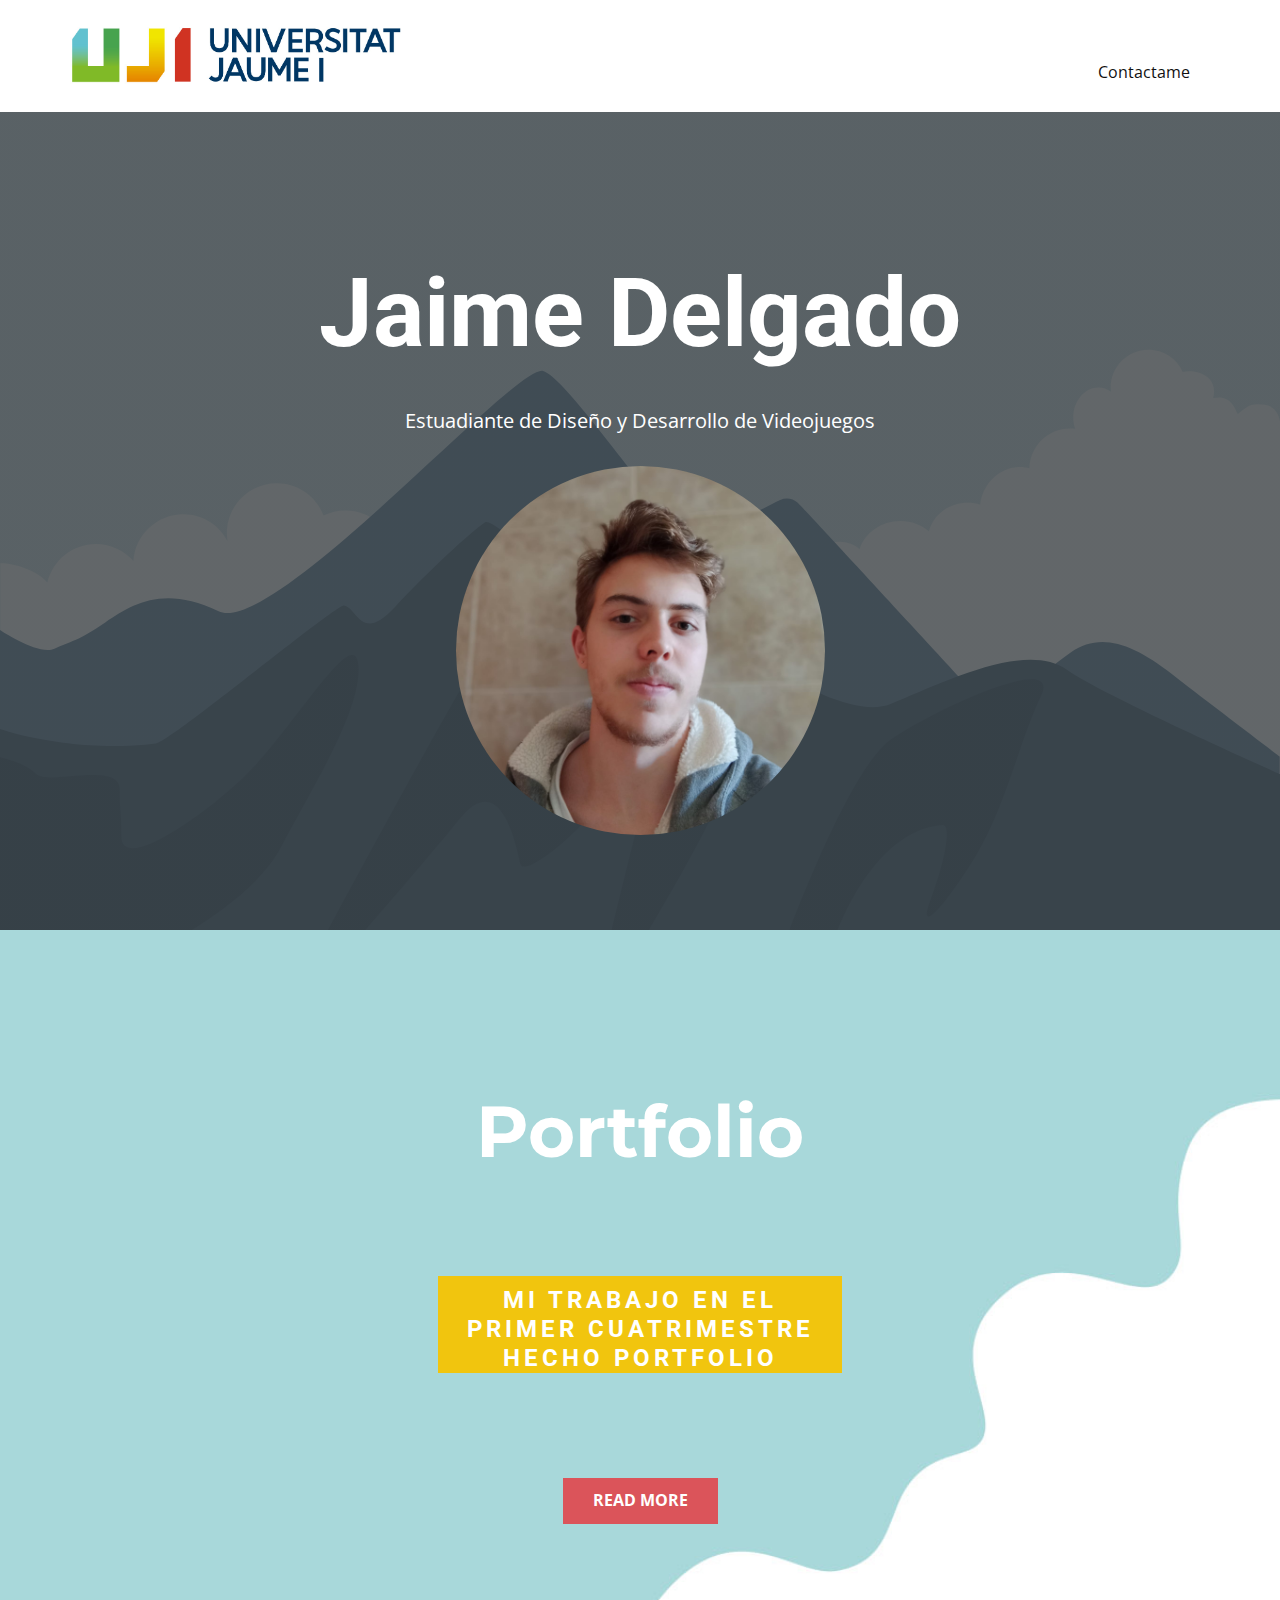
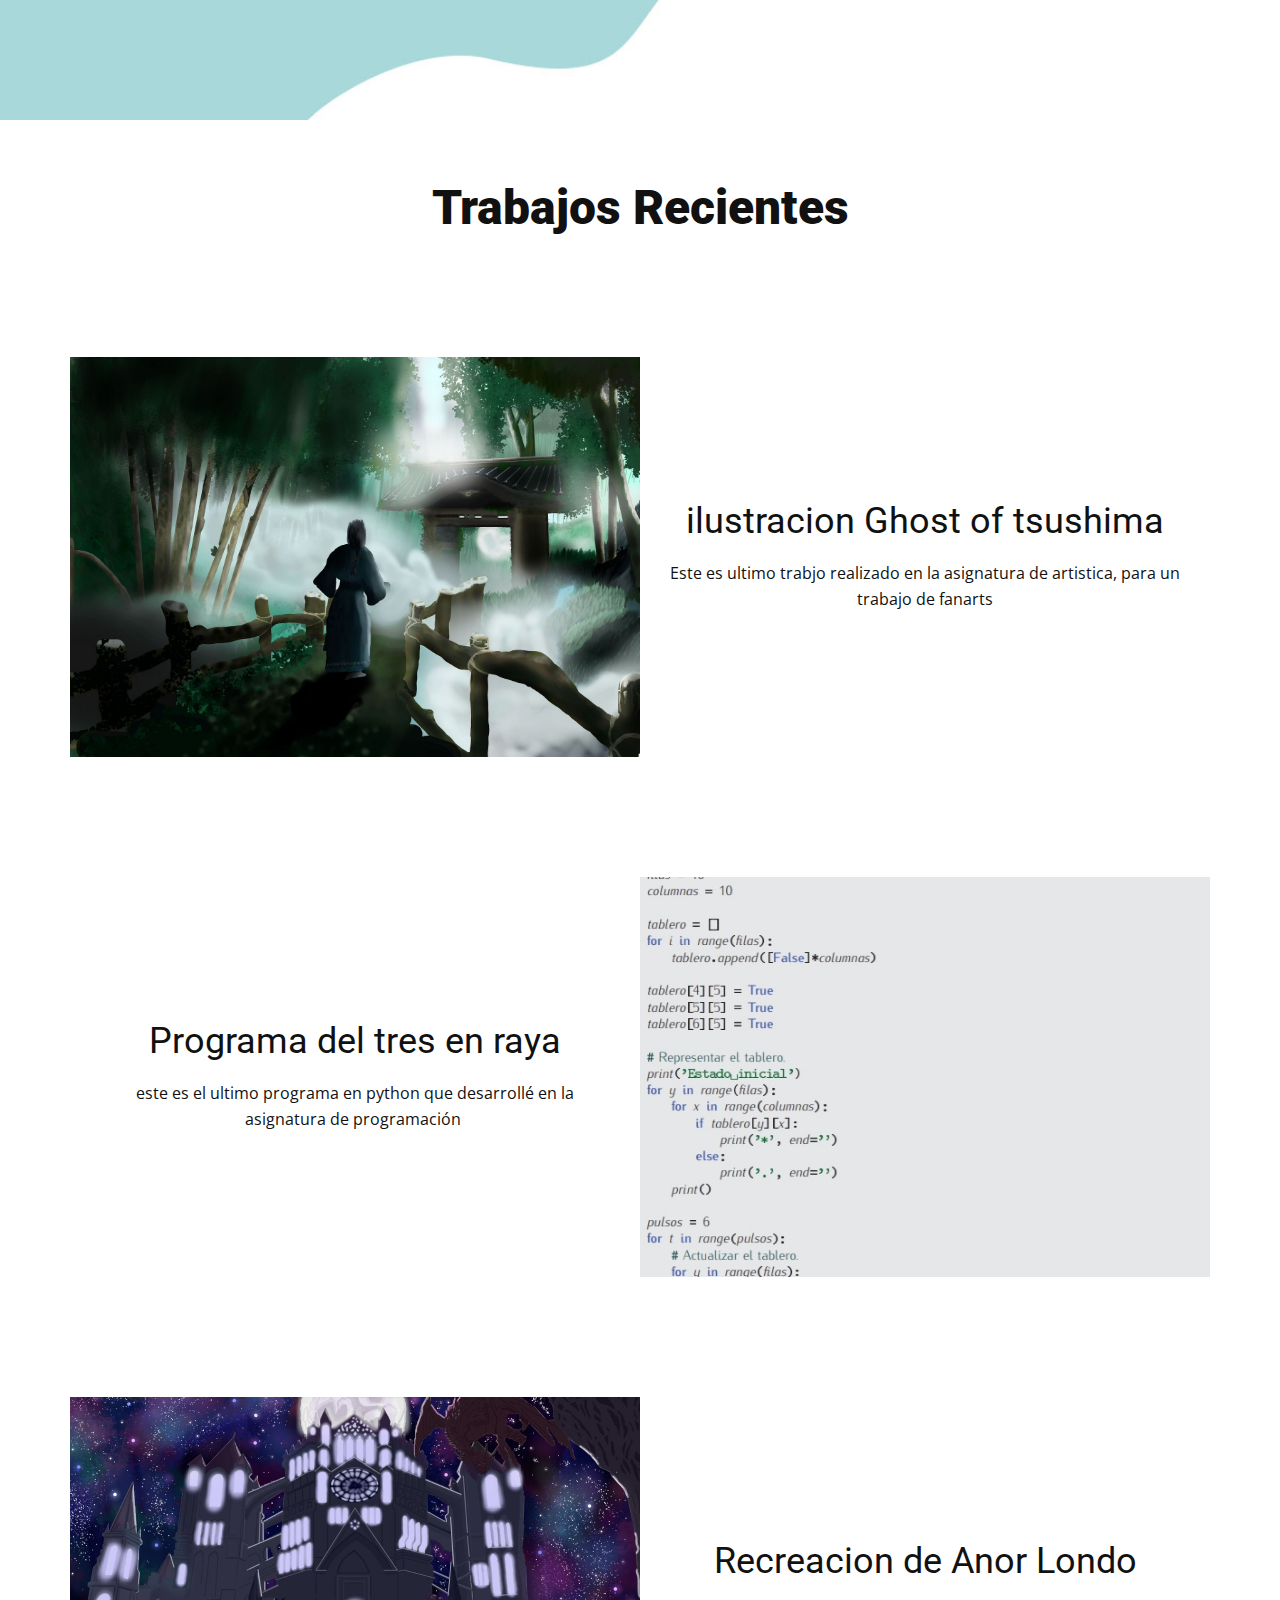
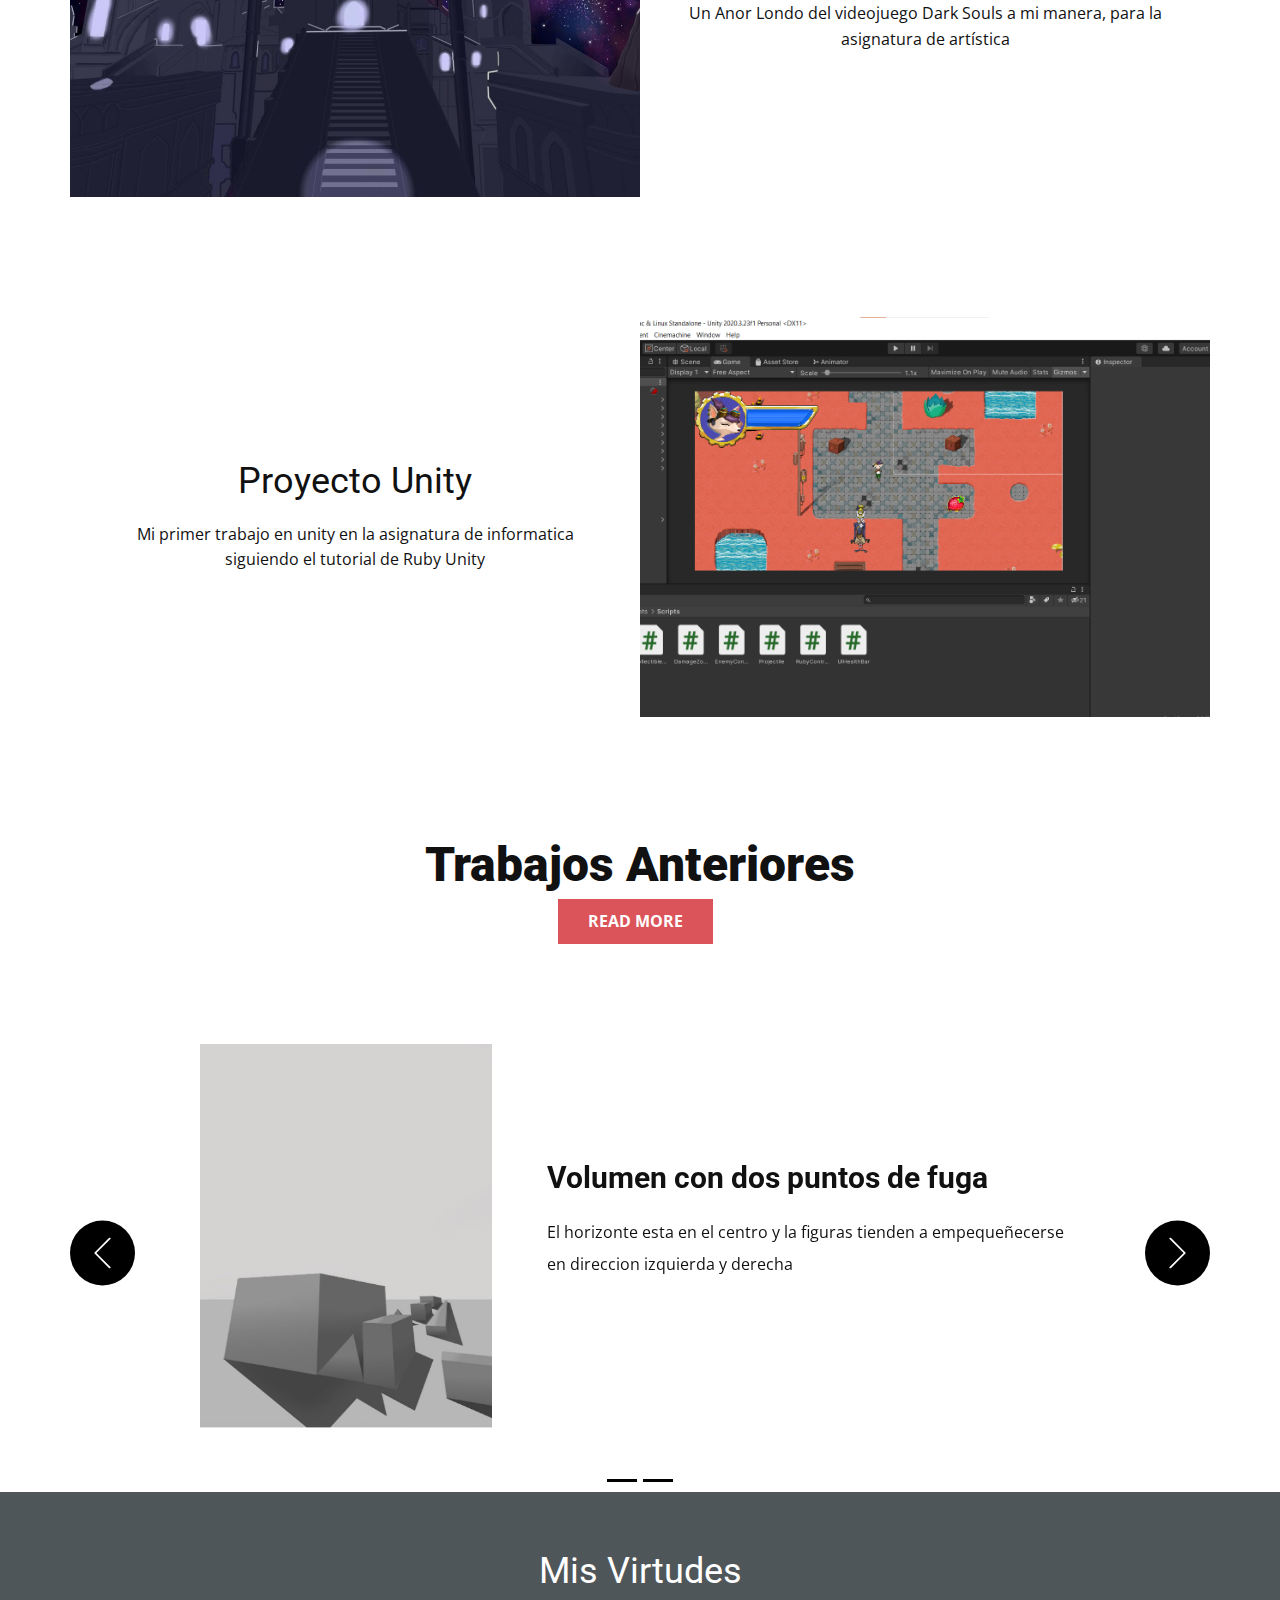
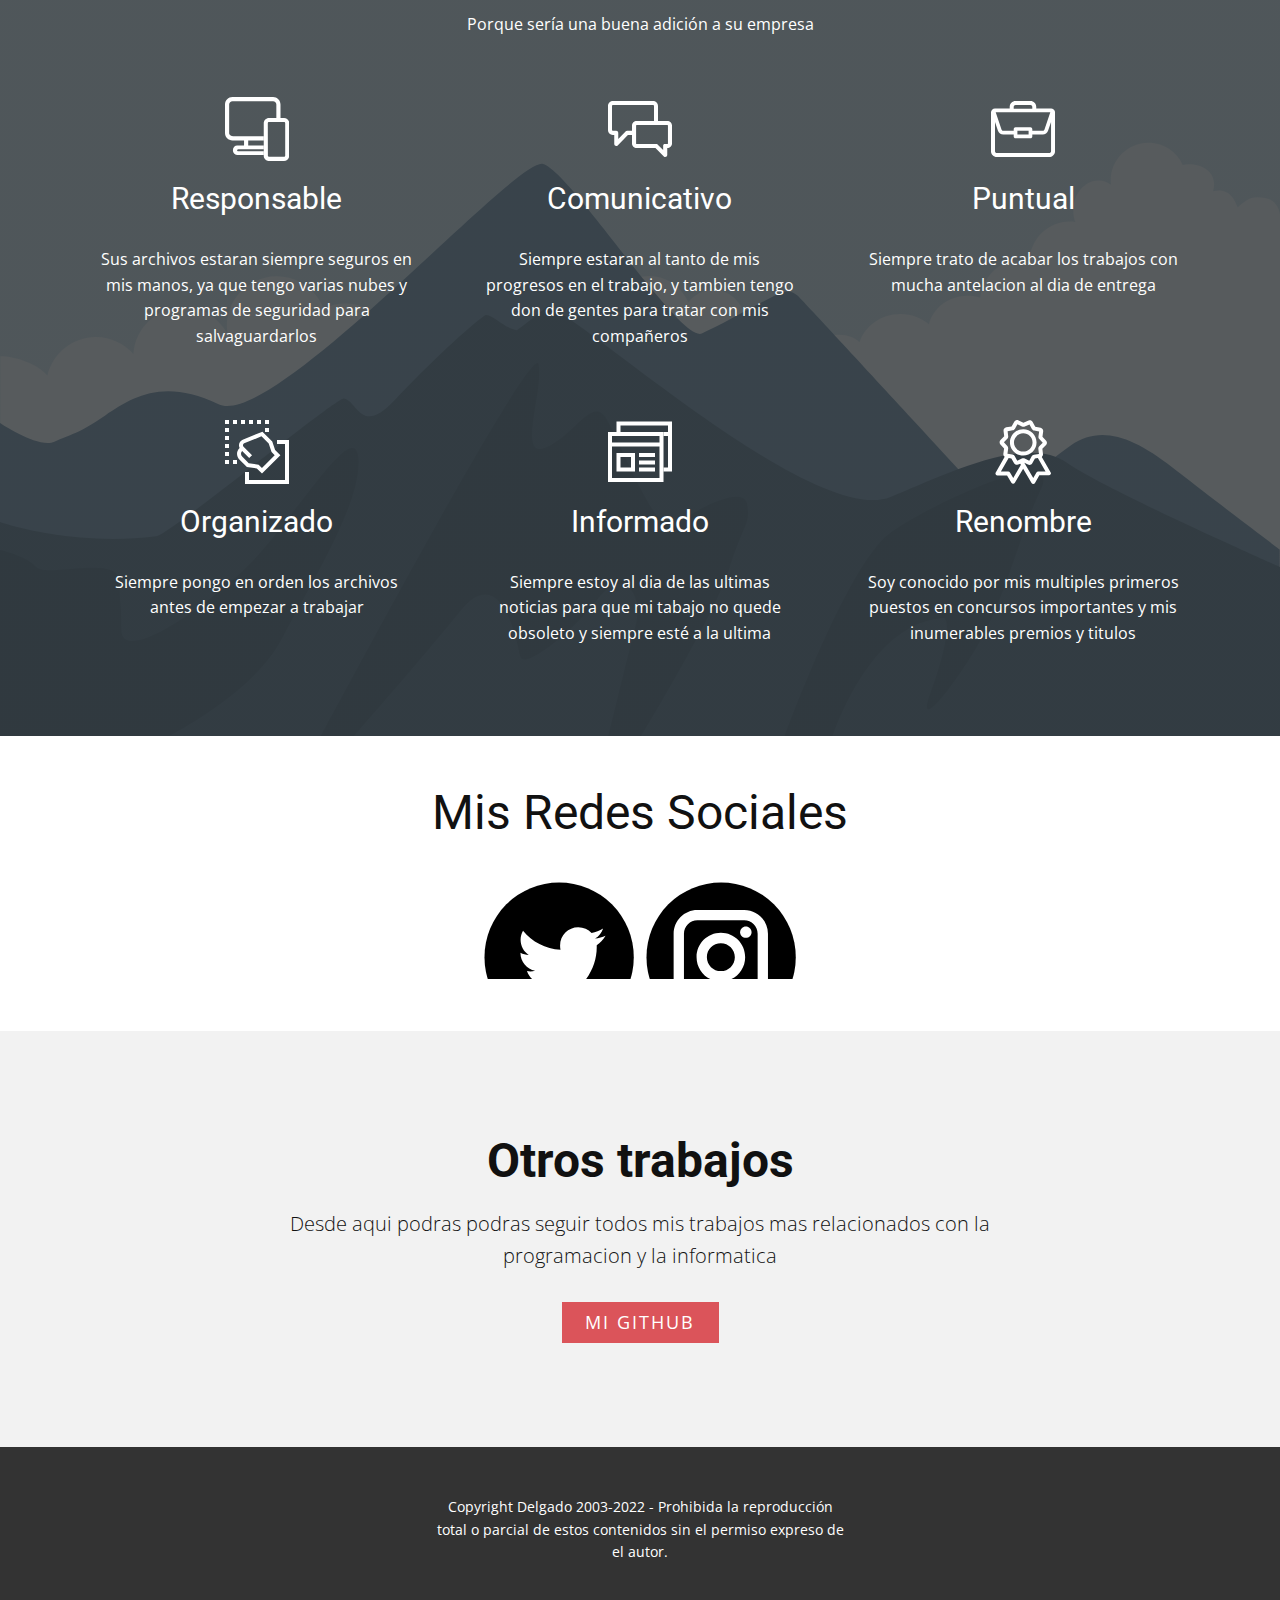
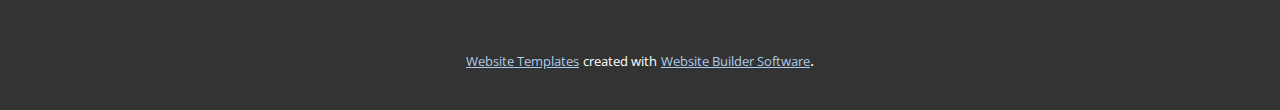
<file: Casa.html>
<!DOCTYPE html>
<html style="font-size: 16px;">
  <head>
    <meta name="viewport" content="width=device-width, initial-scale=1.0">
    <meta charset="utf-8">
    <meta name="keywords" content="Jaime Delgado, Portfolio, Trabajos Recientes, ilustracion Ghost of tsushima, Programa del tres en raya, Recreacion de Anor Londo, Proyecto Unity, Trabajos Anteriores, Mis Virtudes, Mis Redes Sociales, Otros trabajos">
    <meta name="description" content="">
    <meta name="page_type" content="np-template-header-footer-from-plugin">
    <title>Casa</title>
    <link rel="stylesheet" href="nicepage.css" media="screen">
<link rel="stylesheet" href="Casa.css" media="screen">
    <script class="u-script" type="text/javascript" src="jquery.js" defer=""></script>
    <script class="u-script" type="text/javascript" src="nicepage.js" defer=""></script>
    <meta name="generator" content="Nicepage 4.2.6, nicepage.com">
    <link id="u-theme-google-font" rel="stylesheet" href="https://fonts.googleapis.com/css?family=Roboto:100,100i,300,300i,400,400i,500,500i,700,700i,900,900i|Open+Sans:300,300i,400,400i,600,600i,700,700i,800,800i">
    <link id="u-page-google-font" rel="stylesheet" href="https://fonts.googleapis.com/css?family=Montserrat:100,100i,200,200i,300,300i,400,400i,500,500i,600,600i,700,700i,800,800i,900,900i">
    
    
    
    
    
    
    
    
    
    
    
    
    
    <script type="application/ld+json">{
		"@context": "http://schema.org",
		"@type": "Organization",
		"name": "",
		"logo": "images/marca-uji-color.jpg"
}</script>
    <meta name="theme-color" content="#478ac9">
    <meta property="og:title" content="Casa">
    <meta property="og:type" content="website">
  </head>
  <body class="u-body"><header class="u-clearfix u-header u-header" id="sec-814b"><div class="u-clearfix u-sheet u-valign-middle u-sheet-1">
        <a href="https://nicepage.com" class="u-image u-logo u-image-1" data-image-width="1081" data-image-height="206">
          <img src="images/marca-uji-color.jpg" class="u-logo-image u-logo-image-1">
        </a>
        <nav class="u-menu u-menu-dropdown u-offcanvas u-menu-1">
          <div class="menu-collapse" style="font-size: 1rem; letter-spacing: 0px;">
            <a class="u-button-style u-custom-left-right-menu-spacing u-custom-padding-bottom u-custom-top-bottom-menu-spacing u-nav-link u-text-active-palette-1-base u-text-hover-palette-2-base" href="#">
              <svg viewBox="0 0 24 24"><use xmlns:xlink="http://www.w3.org/1999/xlink" xlink:href="#menu-hamburger"></use></svg>
              <svg version="1.1" xmlns="http://www.w3.org/2000/svg" xmlns:xlink="http://www.w3.org/1999/xlink"><defs><symbol id="menu-hamburger" viewBox="0 0 16 16" style="width: 16px; height: 16px;"><rect y="1" width="16" height="2"></rect><rect y="7" width="16" height="2"></rect><rect y="13" width="16" height="2"></rect>
</symbol>
</defs></svg>
            </a>
          </div>
          <div class="u-custom-menu u-nav-container">
            <ul class="u-nav u-unstyled u-nav-1"><li class="u-nav-item"><a class="u-button-style u-nav-link u-text-active-palette-1-base u-text-hover-palette-2-base" href="mailto:jaimealcayna@gmail.com?subject=contactame" style="padding: 10px 20px;">Contactame</a>
</li></ul>
          </div>
          <div class="u-custom-menu u-nav-container-collapse">
            <div class="u-black u-container-style u-inner-container-layout u-opacity u-opacity-95 u-sidenav">
              <div class="u-inner-container-layout u-sidenav-overflow">
                <div class="u-menu-close"></div>
                <ul class="u-align-center u-nav u-popupmenu-items u-unstyled u-nav-2"><li class="u-nav-item"><a class="u-button-style u-nav-link" href="mailto:jaimealcayna@gmail.com?subject=contactame" style="padding: 10px 20px;">Contactame</a>
</li></ul>
              </div>
            </div>
            <div class="u-black u-menu-overlay u-opacity u-opacity-70"></div>
          </div>
        </nav>
      </div></header>
    <section class="u-align-center u-clearfix u-image u-shading u-section-1" src="" data-image-width="256" data-image-height="256" id="sec-4bd5">
      <div class="u-clearfix u-sheet u-sheet-1">
        <h1 class="u-text u-text-default u-title u-text-1">Jaime Delgado</h1>
        <p class="u-large-text u-text u-text-default u-text-variant u-text-2">Estuadiante de Diseño y Desarrollo de Videojuegos</p>
        <div class="u-image u-image-circle u-image-1" alt="" data-image-width="1565" data-image-height="1600"></div>
      </div>
    </section>
    <section class="u-align-center u-clearfix u-image u-section-2" id="carousel_62d7" data-image-width="1258" data-image-height="737">
      <div class="u-clearfix u-sheet u-sheet-1">
        <h2 class="u-custom-font u-font-montserrat u-text u-text-body-alt-color u-text-default u-text-1">Portfolio</h2>
        <div class="u-align-center-xs u-container-style u-expanded-width-xs u-group u-palette-3-base u-group-1">
          <div class="u-container-layout u-valign-middle-md u-valign-middle-sm u-valign-middle-xs u-container-layout-1">
            <h4 class="u-text u-text-body-alt-color u-text-default u-text-2"> Mi trabajo en el primer cuatrimestre hecho portfolio</h4>
          </div>
        </div>
        <a href="Casa.html#sec-2f80" data-page-id="1851626745" class="u-btn u-button-style u-palette-2-base u-btn-1">Read More</a>
      </div>
    </section>
    <section class="u-align-center u-clearfix u-section-3" id="sec-4764">
      <div class="u-clearfix u-sheet u-valign-middle u-sheet-1">
        <h1 class="u-text u-text-default u-text-1">Trabajos Recientes</h1>
      </div>
    </section>
    <section class="u-clearfix u-section-4" id="sec-2f80">
      <div class="u-clearfix u-sheet u-sheet-1">
        <div class="u-clearfix u-expanded-width u-layout-wrap u-layout-wrap-1">
          <div class="u-layout">
            <div class="u-layout-row">
              <div class="u-container-style u-image u-layout-cell u-size-30 u-image-1" data-image-width="3508" data-image-height="2480">
                <div class="u-container-layout u-container-layout-1"></div>
              </div>
              <div class="u-align-center u-container-style u-layout-cell u-size-30 u-layout-cell-2">
                <div class="u-container-layout u-valign-middle u-container-layout-2">
                  <h2 class="u-text u-text-default u-text-1">ilustracion Ghost of tsushima</h2>
                  <p class="u-text u-text-default u-text-2">Este es ultimo trabjo realizado en la asignatura de artistica, para un trabajo de fanarts</p>
                </div>
              </div>
            </div>
          </div>
        </div>
      </div>
    </section>
    <section class="u-clearfix u-section-5" id="carousel_6842">
      <div class="u-clearfix u-sheet u-sheet-1">
        <div class="u-clearfix u-expanded-width u-layout-wrap u-layout-wrap-1">
          <div class="u-layout">
            <div class="u-layout-row">
              <div class="u-align-center u-container-style u-layout-cell u-size-30 u-layout-cell-1">
                <div class="u-container-layout u-valign-middle u-container-layout-1">
                  <h2 class="u-text u-text-default u-text-1">Programa del tres en raya<br>
                  </h2>
                  <p class="u-text u-text-default u-text-2">este es el ultimo programa en python que desarrollé en la asignatura de programación&nbsp;</p>
                </div>
              </div>
              <div class="u-container-style u-image u-layout-cell u-size-30 u-image-1" data-image-width="630" data-image-height="454">
                <div class="u-container-layout u-container-layout-2"></div>
              </div>
            </div>
          </div>
        </div>
      </div>
    </section>
    <section class="u-clearfix u-section-6" id="carousel_11f4">
      <div class="u-clearfix u-sheet u-sheet-1">
        <div class="u-clearfix u-expanded-width u-layout-wrap u-layout-wrap-1">
          <div class="u-layout">
            <div class="u-layout-row">
              <div class="u-container-style u-image u-layout-cell u-size-30 u-image-1" data-image-width="1600" data-image-height="800">
                <div class="u-container-layout u-container-layout-1"></div>
              </div>
              <div class="u-align-center u-container-style u-layout-cell u-size-30 u-layout-cell-2">
                <div class="u-container-layout u-valign-middle u-container-layout-2">
                  <h2 class="u-text u-text-default u-text-1">Recreacion de Anor Londo</h2>
                  <p class="u-text u-text-default u-text-2">Un Anor Londo del videojuego Dark Souls a mi manera, para la asignatura de artística</p>
                </div>
              </div>
            </div>
          </div>
        </div>
      </div>
    </section>
    <section class="u-clearfix u-section-7" id="carousel_7838">
      <div class="u-clearfix u-sheet u-sheet-1">
        <div class="u-clearfix u-expanded-width u-layout-wrap u-layout-wrap-1">
          <div class="u-layout">
            <div class="u-layout-row">
              <div class="u-align-center u-container-style u-layout-cell u-size-30 u-layout-cell-1">
                <div class="u-container-layout u-container-layout-1">
                  <h2 class="u-text u-text-default u-text-1">Proyecto Unity</h2>
                  <p class="u-text u-text-default u-text-2">Mi primer trabajo en unity en la asignatura de informatica siguiendo el tutorial de Ruby Unity</p>
                </div>
              </div>
              <div class="u-container-style u-image u-layout-cell u-size-30 u-image-1" data-image-width="1920" data-image-height="933">
                <div class="u-container-layout u-container-layout-2"></div>
              </div>
            </div>
          </div>
        </div>
      </div>
    </section>
    <section class="u-align-center u-clearfix u-section-8" id="sec-ff3b">
      <div class="u-clearfix u-sheet u-sheet-1">
        <h1 class="u-text u-text-default u-text-1">Trabajos Anteriores</h1>
        <a href="Casa.html#carousel_e92e" data-page-id="1851626745" class="u-btn u-button-style u-palette-2-base u-btn-1">Read More</a>
      </div>
    </section>
    <section class="u-clearfix u-section-9" id="carousel_e92e">
      <div class="u-clearfix u-sheet u-sheet-1">
        <div id="carousel-1a4b" data-interval="5000" data-u-ride="carousel" class="u-carousel u-slider u-slider-1">
          <ol class="u-absolute-hcenter u-carousel-indicators u-carousel-indicators-1">
            <li data-u-target="#carousel-1a4b" class="u-active u-black" data-u-slide-to="0"></li>
            <li data-u-target="#carousel-1a4b" class="u-black" data-u-slide-to="1"></li>
          </ol>
          <div class="u-carousel-inner" role="listbox">
            <div class="u-active u-align-center-sm u-align-center-xs u-carousel-item u-container-style u-slide">
              <div class="u-container-layout u-valign-top-md u-valign-top-sm u-valign-top-xs u-container-layout-1">
                <img src="images/Sinttulo3.png" alt="" class="u-image u-image-default u-image-1" data-image-width="827" data-image-height="582">
                <h3 class="u-text u-text-1"><b>Volumen con dos puntos de fuga</b>
                </h3>
                <p class="u-text u-text-2">El horizonte esta en el centro y la figuras tienden a empequeñecerse en direccion izquierda y derecha</p>
              </div>
            </div>
            <div class="u-align-center-sm u-align-center-xs u-carousel-item u-container-style u-slide">
              <div class="u-container-layout u-valign-middle-lg u-valign-top-md u-valign-top-sm u-valign-top-xs u-container-layout-2">
                <img src="images/Sinttulo2.png" alt="" class="u-image u-image-default u-image-2" data-image-width="939" data-image-height="598">
                <h3 class="u-text u-text-3"><b>Volumen con tres puntos de fuga</b>
                </h3>
                <p class="u-text u-text-4">el horizonte esta en el centro y aparte de izquierda y dercha tambien hay un punto de fuga que arriba que aporta verticalidad</p>
              </div>
            </div>
          </div>
          <a class="u-absolute-vcenter u-black u-carousel-control u-carousel-control-prev u-icon-circle u-spacing-17 u-text-body-alt-color u-carousel-control-1" href="#carousel-1a4b" role="button" data-u-slide="prev">
            <span aria-hidden="true">
              <svg viewBox="0 0 477.175 477.175"><path d="M145.188,238.575l215.5-215.5c5.3-5.3,5.3-13.8,0-19.1s-13.8-5.3-19.1,0l-225.1,225.1c-5.3,5.3-5.3,13.8,0,19.1l225.1,225
                    c2.6,2.6,6.1,4,9.5,4s6.9-1.3,9.5-4c5.3-5.3,5.3-13.8,0-19.1L145.188,238.575z"></path></svg>
            </span>
            <span class="sr-only">Previous</span>
          </a>
          <a class="u-absolute-vcenter u-black u-carousel-control u-carousel-control-next u-icon-circle u-spacing-17 u-text-body-alt-color u-carousel-control-2" href="#carousel-1a4b" role="button" data-u-slide="next">
            <span aria-hidden="true">
              <svg viewBox="0 0 477.175 477.175"><path d="M360.731,229.075l-225.1-225.1c-5.3-5.3-13.8-5.3-19.1,0s-5.3,13.8,0,19.1l215.5,215.5l-215.5,215.5
                    c-5.3,5.3-5.3,13.8,0,19.1c2.6,2.6,6.1,4,9.5,4c3.4,0,6.9-1.3,9.5-4l225.1-225.1C365.931,242.875,365.931,234.275,360.731,229.075z"></path></svg>
            </span>
            <span class="sr-only">Next</span>
          </a>
        </div>
      </div>
    </section>
    <section class="u-align-center u-clearfix u-image u-shading u-section-10" id="sec-7a10">
      <div class="u-clearfix u-sheet u-valign-middle u-sheet-1">
        <h2 class="u-text u-text-default u-text-1">Mis Virtudes</h2>
        <p class="u-text u-text-2">Porque sería una buena adición a su empresa</p>
        <div class="u-expanded-width u-list u-list-1">
          <div class="u-repeater u-repeater-1">
            <div class="u-align-center u-container-style u-list-item u-repeater-item">
              <div class="u-container-layout u-similar-container u-valign-top u-container-layout-1"><span class="u-icon u-icon-1">
            <svg class="u-svg-link" preserveAspectRatio="xMidYMin slice" viewBox="0 0 128 128" style=""><use xmlns:xlink="http://www.w3.org/1999/xlink" xlink:href="#svg-b3ab"></use></svg>
            <svg xmlns="http://www.w3.org/2000/svg" xmlns:xlink="http://www.w3.org/1999/xlink" version="1.1" xml:space="preserve" class="u-svg-content" viewBox="0 0 128 128" id="svg-b3ab"><path d="m26.4 108.7c-1.2 0-2.2-1-2.2-2.2s1-2.2 4.7-2.2h48.7v-7.4h-31.2v-9.9h31.2v-8.4h-58.7c-7.7 0-10.6-3-10.6-6.6v-57.1c0-3.7 3-6.6 6.6-6.6h81.2c3.7 0 6.6 3 6.6 6.6v27h8.3v-27c0-8.2-6.7-14.9-14.9-14.9h-81.2c-8.2 0-14.9 6.7-14.9 14.9v57.1c0 8.2 6.7 14.9 14.9 14.9h23.2v10.1h-13.8c-4.3 0-8.5 3.7-8.5 9.5v0.2c0 4.6 3.7 9.3 8.3 9.3h53.5v-7.3h-51.2z"></path><path d="m118 41.9h-30c-5.8 0-10.5 4.7-10.5 10.6 0 0 0.1 66.3 0.1 66.4 0 4.3 5.1 9 10.4 9h30c5.6 0 10.2-4.4 10.5-10.1v-65.3c0-5.9-4.7-10.6-10.5-10.6zm2.4 75.5c-0.1 1.3-1.1 2.3-2.4 2.3h-30c-1 0-1.9-0.7-2.2-1.6l-0.2-65.6c0-1.3 1.1-2.4 2.4-2.4h30c1.3 0 2.4 1.1 2.4 2.4v64.9z"></path></svg>
          </span>
                <h3 class="u-text u-text-3">Responsable</h3>
                <p class="u-text u-text-4">Sus archivos estaran siempre seguros en mis manos, ya que tengo varias nubes y programas de seguridad para salvaguardarlos</p>
              </div>
            </div>
            <div class="u-align-center u-container-style u-list-item u-repeater-item">
              <div class="u-container-layout u-similar-container u-valign-top u-container-layout-2"><span class="u-icon u-icon-2">
            <svg class="u-svg-link" preserveAspectRatio="xMidYMin slice" viewBox="0 0 128 128" style=""><use xmlns:xlink="http://www.w3.org/1999/xlink" xlink:href="#svg-7448"></use></svg>
            <svg xmlns="http://www.w3.org/2000/svg" xmlns:xlink="http://www.w3.org/1999/xlink" version="1.1" xml:space="preserve" class="u-svg-content" viewBox="0 0 128 128" id="svg-7448"><path d="m118.6 47.8h-61.2c-5.2 0-9.4 4.2-9.4 9.3v35.7c0 5.1 4.2 9.3 9.4 9.3h37.5l16.8 16.8c2.5 2.5 6.8 0.7 6.8-2.8v-10-3.9h0.1c5.2 0 9.4-4.2 9.4-9.3v-35.8c0-5.1-4.2-9.3-9.4-9.3zm1.2 45c0 0.7-0.5 1.2-1.2 1.2h-5.2c-1.6 0-2.9 1.2-3.1 2.8v9.2l-11.2-11.2c-0.5-0.5-1.3-0.8-2-0.8h-39.7c-0.7 0-1.2-0.5-1.2-1.2v-35.7c0-0.7 0.5-1.2 1.2-1.2h61.3c0.7 0 1.2 0.5 1.2 1.2v35.7z"></path><path d="m38.1 67.7c-1 0-2 0.4-2.7 1-0.1 0-0.1 0.1-0.2 0.2l-14.7 15.1v-12.5c-0.2-2.1-1.9-3.8-4-3.8h-6.9c-0.9 0-1.6-0.7-1.6-1.6v-48.3c0-0.9 0.7-1.6 1.6-1.6h80.8c0.9 0 1.6 0.7 1.6 1.6v30.1h8v-30.1c0-5.4-4.3-9.8-9.6-9.8h-80.8c-5.3 0-9.6 4.4-9.6 9.8v48.3c0 5.4 4.3 9.8 9.6 9.8h2.9v8.1 10c0 3.6 4.4 5.3 6.9 2.8l6.8-7 13.6-13.9h8.2v-8.2h-9.9z"></path></svg>
          </span>
                <h3 class="u-text u-text-5">Comunicativo</h3>
                <p class="u-text u-text-6">Siempre estaran al tanto de mis progresos en el trabajo, y tambien tengo don de gentes para tratar con mis compañeros</p>
              </div>
            </div>
            <div class="u-align-center u-container-style u-list-item u-repeater-item">
              <div class="u-container-layout u-similar-container u-valign-top u-container-layout-3"><span class="u-icon u-icon-3">
            <svg class="u-svg-link" preserveAspectRatio="xMidYMin slice" viewBox="0 0 128 128" style=""><use xmlns:xlink="http://www.w3.org/1999/xlink" xlink:href="#svg-fd95"></use></svg>
            <svg xmlns="http://www.w3.org/2000/svg" xmlns:xlink="http://www.w3.org/1999/xlink" version="1.1" xml:space="preserve" class="u-svg-content" viewBox="0 0 128 128" id="svg-fd95"><path d="m78.9 15.9c2.1 0 3.7 1.7 3.7 3.7v3.7h-37.2v-3.7c0-2 1.7-3.7 3.7-3.7h29.8m39.7 14.8-11.6 34.5c-0.5 1.5-1.9 2.5-3.5 2.5h-20.9v-3.7c0-2-1.7-3.7-3.7-3.7h-29.8c-2.1 0-3.7 1.7-3.7 3.7v3.7h-20.9c-1.6 0-3-1-3.5-2.5l-11.6-34.5h109.2m1.5 19.1v58.6c0 2-1.7 3.7-3.7 3.7h-104.7c-2.1 0-3.7-1.7-3.7-3.7v-58.6l5.9 17.7c1.5 4.5 5.8 7.6 10.6 7.6h20.9v3.7c0 2 1.7 3.7 3.7 3.7h29.8c2.1 0 3.7-1.7 3.7-3.7v-3.7h20.9c4.8 0 9.1-3 10.6-7.6l6-17.7m-44.9 17.9v7.4h-22.4v-7.4h22.4m15.3-44.9v-3.2c0-6.4-5.2-11.6-11.6-11.6h-29.8c-6.4 0-11.7 5.2-11.7 11.6v3.2h-29.5c-4.4 0-7.9 3.5-7.9 7.9v77.7c0 6.4 5.2 11.6 11.7 11.6h104.7c6.4 0 11.7-5.2 11.7-11.6v-77.7c0-4.4-3.6-7.9-7.9-7.9h-29.7z"></path></svg>
          </span>
                <h3 class="u-text u-text-7">Puntual</h3>
                <p class="u-text u-text-8">Siempre trato de acabar los trabajos con mucha antelacion al dia de entrega</p>
              </div>
            </div>
            <div class="u-align-center u-container-style u-list-item u-repeater-item">
              <div class="u-container-layout u-similar-container u-valign-top u-container-layout-4"><span class="u-icon u-icon-4">
            <svg class="u-svg-link" preserveAspectRatio="xMidYMin slice" viewBox="0 0 128 128" style=""><use xmlns:xlink="http://www.w3.org/1999/xlink" xlink:href="#svg-36c5"></use></svg>
            <svg xmlns="http://www.w3.org/2000/svg" xmlns:xlink="http://www.w3.org/1999/xlink" version="1.1" xml:space="preserve" class="u-svg-content" viewBox="0 0 128 128" id="svg-36c5"><polygon points="104 40 104 48 120 48 120 120 48 120 48 104 40 104 40 128 128 128 128 40"></polygon><rect x="80" width="8" height="8"></rect><rect x="16" width="8" height="8"></rect><rect x="32" width="8" height="8"></rect><rect x="16" y="80" width="8" height="8"></rect><rect x="48" width="8" height="8"></rect><rect x="64" width="8" height="8"></rect><rect width="8" height="8"></rect><rect y="48" width="8" height="8"></rect><rect y="64" width="8" height="8"></rect><rect y="32" width="8" height="8"></rect><rect y="16" width="8" height="8"></rect><rect x="80" y="16" width="8" height="8"></rect><rect y="80" width="8" height="8"></rect><path d="m63.6 96.8 10.4 10.4 36.8-36.8-10.6-10.6-5.7-17-19.6-19.5-39.5 16.2c-6.1 2.5-9.1 9.5-6.5 15.7l0.3 0.6-0.5 0.5c-6.2 6.2-6.2 16.4 0 22.6l15.1 15.1 19.8 2.8zm-31.6-29.2c0-2.1 0.8-4.2 2.3-5.7l14.1 14.1 5.7-5.7-17-17c-1.6-1.6-1.6-4.1 0-5.7 0.4-0.4 0.8-0.7 1.3-0.9l34.6-14 14.4 14.4 5.7 17 6.3 6.3-25.5 25.5-6.6-6.6-19.8-2.8-13.2-13.3c-1.5-1.5-2.3-3.5-2.3-5.6z"></path></svg>
          </span>
                <h3 class="u-text u-text-9">Organizado</h3>
                <p class="u-text u-text-10">Siempre pongo en orden los archivos antes de empezar a trabajar</p>
              </div>
            </div>
            <div class="u-align-center u-container-style u-list-item u-repeater-item">
              <div class="u-container-layout u-similar-container u-valign-top u-container-layout-5"><span class="u-icon u-icon-5">
            <svg class="u-svg-link" preserveAspectRatio="xMidYMin slice" viewBox="0 0 128 128" style=""><use xmlns:xlink="http://www.w3.org/1999/xlink" xlink:href="#svg-eadc"></use></svg>
            <svg xmlns="http://www.w3.org/2000/svg" xmlns:xlink="http://www.w3.org/1999/xlink" version="1.1" xml:space="preserve" class="u-svg-content" viewBox="0 0 128 128" id="svg-eadc"><polygon points="128 3 17 3 17 24 25 24 25 11 120 11 120 24 111 24 111 32 120 32 120 95 111 95 111 103 128 103"></polygon><path d="m25 24h-25v100h111v-100h-86zm78 92h-95v-63h95v63zm0-71h-95v-13h95v13z"></path><path d="m46 74v21h-21v-21h21m8-8h-37v37h37v-37z"></path><rect x="62" y="66" width="32" height="8"></rect><rect x="62" y="81" width="32" height="8"></rect><rect x="62" y="95" width="32" height="8"></rect></svg>
          </span>
                <h3 class="u-text u-text-11">Informado</h3>
                <p class="u-text u-text-12">Siempre estoy al dia de las ultimas noticias para que mi tabajo no quede obsoleto y siempre esté a la ultima</p>
              </div>
            </div>
            <div class="u-align-center u-container-style u-list-item u-repeater-item">
              <div class="u-container-layout u-similar-container u-valign-top u-container-layout-6"><span class="u-icon u-icon-6">
            <svg class="u-svg-link" preserveAspectRatio="xMidYMin slice" viewBox="0 0 128 128" style=""><use xmlns:xlink="http://www.w3.org/1999/xlink" xlink:href="#svg-3ce4"></use></svg>
            <svg xmlns="http://www.w3.org/2000/svg" xmlns:xlink="http://www.w3.org/1999/xlink" version="1.1" xml:space="preserve" class="u-svg-content" viewBox="0 0 128 128" id="svg-3ce4"><path d="m119.4 104.8-17.8-30.8c1.6-1.3 2.5-3.4 2.4-5.6l-1.3-10.7 7.4-7.6c2.3-2.3 2.4-6.1 0.2-8.8l-7.4-7.9 1.5-10.8c0.3-3.2-2-6.4-5.2-7l-10.7-2.1-5.2-9.4c-1.1-2.2-3.3-3.5-5.8-3.5-0.8 0-1.5 0.1-2.3 0.4l-10.4 4.4-9.6-4.6c-0.9-0.5-1.9-0.7-3-0.7-0.6 0-1.3 0.1-1.9 0.3-1.6 0.5-2.9 1.5-3.8 3l-5.3 9.4-10.7 1.9c-3.4 0.6-5.7 3.7-5.4 7.1l1.3 10.7-7.4 7.6c-2.3 2.3-2.4 6.1-0.2 8.8l7.4 7.9-1.5 10.8c-0.3 2.3 0.8 4.6 2.7 5.9l-17.9 31.3c-0.7 1.1-0.7 2.6-0.1 3.9v0.1l0.1 0.1c0.8 1.2 2 1.9 3.4 1.9h19.2l8.7 14.9c0.8 1.2 2 1.9 3.4 1.9s2.8-0.8 3.5-2l16.6-27.9 16.8 28.3c0.8 1.2 2 1.9 3.4 1.9s2.8-0.8 3.5-2l8.7-15.3h19.2c1.4 0 2.7-0.8 3.4-1.9 0.9-1.1 0.9-2.7 0.1-3.9zm-34.9 11.3-17.9-30.5 7.4 3.6c0.9 0.4 1.8 0.6 2.9 0.6 2.4 0 4.6-1.2 5.7-3.2l5.3-9.4 5.8-1 15.4 26.6h-14.7c-1.4 0-2.8 0.8-3.5 2l-6.4 11.3zm-40-0.3-6.5-11c-0.8-1.2-2-1.9-3.4-1.9h-14.8l15.5-27 5.4 0.9 5.2 9.3c1.1 2.2 3.3 3.5 5.8 3.5 0.8 0 1.5-0.1 2.3-0.4l0.5-0.1 3.9-1.8 1.4 2.4-15.3 26.1zm-11.9-78.1c1.4-1.4 2.1-3.4 1.8-5.3l-1.2-10 10.2-1.8c1.9-0.3 3.6-1.6 4.6-3.2l4.9-8.8 9 4.3c0.9 0.5 1.9 0.7 2.9 0.7s2-0.2 2.9-0.7l9.2-4.1 4.9 9.1c1.1 1.7 2.7 2.9 4.5 3.1l10 1.9-1.4 10c-0.3 1.9 0.3 4 1.7 5.3l6.9 7.3-7 7.1c-1.5 1.4-2.1 3.4-1.8 5.3l1.2 9.9-9.9 1.6c-2 0.3-3.7 1.6-4.6 3.2l-4.9 8.8-9-4.3c-0.9-0.5-1.9-0.7-2.9-0.7s-2 0.2-2.9 0.7l-9.2 4.2-4.9-9c-1.1-1.7-2.8-2.9-4.6-3.1l-10.1-1.8 1.4-10c0.3-1.9-0.3-4-1.7-5.3l-6.8-7.4 6.8-7z"></path><path d="m64.5 71c14.7 0 26.6-11.7 26.6-26.2 0-14.4-11.9-26.2-26.6-26.2s-26.6 11.7-26.6 26.2 11.9 26.2 26.6 26.2zm0-44.4c10.2 0 18.6 8.2 18.6 18.3s-8.3 18.3-18.6 18.3c-10.2 0-18.6-8.2-18.6-18.3s8.4-18.3 18.6-18.3z"></path></svg>
          </span>
                <h3 class="u-text u-text-13">Renombre</h3>
                <p class="u-text u-text-14">Soy conocido por mis multiples primeros puestos en concursos importantes y mis inumerables premios y titulos</p>
              </div>
            </div>
          </div>
        </div>
      </div>
    </section>
    <section class="u-clearfix u-section-11" id="carousel_6870">
      <div class="u-clearfix u-sheet u-sheet-1">
        <h1 class="u-text u-text-default u-text-1">Mis Redes Sociales</h1>
        <div class="u-social-icons u-spacing-10 u-social-icons-1">
          <a class="u-social-url" title="twitter" target="_blank" href="https://twitter.com/gasopodo"><span class="u-icon u-social-icon u-social-twitter u-text-black u-icon-1"><svg class="u-svg-link" preserveAspectRatio="xMidYMin slice" viewBox="0 0 112 112" style=""><use xmlns:xlink="http://www.w3.org/1999/xlink" xlink:href="#svg-bae8"></use></svg><svg class="u-svg-content" viewBox="0 0 112 112" x="0" y="0" id="svg-bae8"><circle fill="currentColor" class="st0" cx="56.1" cy="56.1" r="55"></circle><path fill="#FFFFFF" d="M83.8,47.3c0,0.6,0,1.2,0,1.7c0,17.7-13.5,38.2-38.2,38.2C38,87.2,31,85,25,81.2c1,0.1,2.1,0.2,3.2,0.2
c6.3,0,12.1-2.1,16.7-5.7c-5.9-0.1-10.8-4-12.5-9.3c0.8,0.2,1.7,0.2,2.5,0.2c1.2,0,2.4-0.2,3.5-0.5c-6.1-1.2-10.8-6.7-10.8-13.1
c0-0.1,0-0.1,0-0.2c1.8,1,3.9,1.6,6.1,1.7c-3.6-2.4-6-6.5-6-11.2c0-2.5,0.7-4.8,1.8-6.7c6.6,8.1,16.5,13.5,27.6,14
c-0.2-1-0.3-2-0.3-3.1c0-7.4,6-13.4,13.4-13.4c3.9,0,7.3,1.6,9.8,4.2c3.1-0.6,5.9-1.7,8.5-3.3c-1,3.1-3.1,5.8-5.9,7.4
c2.7-0.3,5.3-1,7.7-2.1C88.7,43,86.4,45.4,83.8,47.3z"></path></svg></span>
          </a>
          <a class="u-social-url" title="instagram" target="_blank" href="https://www.instagram.com/jaime_a_secas/?hl=es"><span class="u-icon u-social-icon u-social-instagram u-text-black u-icon-2"><svg class="u-svg-link" preserveAspectRatio="xMidYMin slice" viewBox="0 0 112 112" style=""><use xmlns:xlink="http://www.w3.org/1999/xlink" xlink:href="#svg-954c"></use></svg><svg class="u-svg-content" viewBox="0 0 112 112" x="0" y="0" id="svg-954c"><circle fill="currentColor" cx="56.1" cy="56.1" r="55"></circle><path fill="#FFFFFF" d="M55.9,38.2c-9.9,0-17.9,8-17.9,17.9C38,66,46,74,55.9,74c9.9,0,17.9-8,17.9-17.9C73.8,46.2,65.8,38.2,55.9,38.2
z M55.9,66.4c-5.7,0-10.3-4.6-10.3-10.3c-0.1-5.7,4.6-10.3,10.3-10.3c5.7,0,10.3,4.6,10.3,10.3C66.2,61.8,61.6,66.4,55.9,66.4z"></path><path fill="#FFFFFF" d="M74.3,33.5c-2.3,0-4.2,1.9-4.2,4.2s1.9,4.2,4.2,4.2s4.2-1.9,4.2-4.2S76.6,33.5,74.3,33.5z"></path><path fill="#FFFFFF" d="M73.1,21.3H38.6c-9.7,0-17.5,7.9-17.5,17.5v34.5c0,9.7,7.9,17.6,17.5,17.6h34.5c9.7,0,17.5-7.9,17.5-17.5V38.8
C90.6,29.1,82.7,21.3,73.1,21.3z M83,73.3c0,5.5-4.5,9.9-9.9,9.9H38.6c-5.5,0-9.9-4.5-9.9-9.9V38.8c0-5.5,4.5-9.9,9.9-9.9h34.5
c5.5,0,9.9,4.5,9.9,9.9V73.3z"></path></svg></span>
          </a>
        </div>
      </div>
    </section>
    <section class="u-align-center u-clearfix u-grey-5 u-section-12" id="sec-f05e">
      <div class="u-clearfix u-sheet u-valign-middle u-sheet-1">
        <h1 class="u-text u-text-default u-text-1">Otros trabajos</h1>
        <p class="u-text u-text-2">Desde aqui podras podras seguir todos mis trabajos mas relacionados con la programacion y la informatica</p>
        <a href="https://github.com/JaimeDelgadoMartinez" class="u-btn u-btn-rectangle u-button-style u-color-scheme-summer-time u-color-style-multicolor-1 u-palette-2-base u-radius-0 u-btn-1" target="_blank">Mi Github</a>
      </div>
    </section>
    
    
    <footer class="u-align-center u-clearfix u-footer u-grey-80 u-footer" id="sec-6f64"><div class="u-clearfix u-sheet u-sheet-1">
        <p class="u-small-text u-text u-text-variant u-text-1">Copyright Delgado 2003-2022 - Prohibida la reproducción total o parcial de estos contenidos sin el permiso expreso de el autor.</p>
      </div></footer>
    <section class="u-backlink u-clearfix u-grey-80">
      <a class="u-link" href="https://nicepage.com/website-templates" target="_blank">
        <span>Website Templates</span>
      </a>
      <p class="u-text">
        <span>created with</span>
      </p>
      <a class="u-link" href="" target="_blank">
        <span>Website Builder Software</span>
      </a>. 
    </section>
  </body>
</html>
</file>
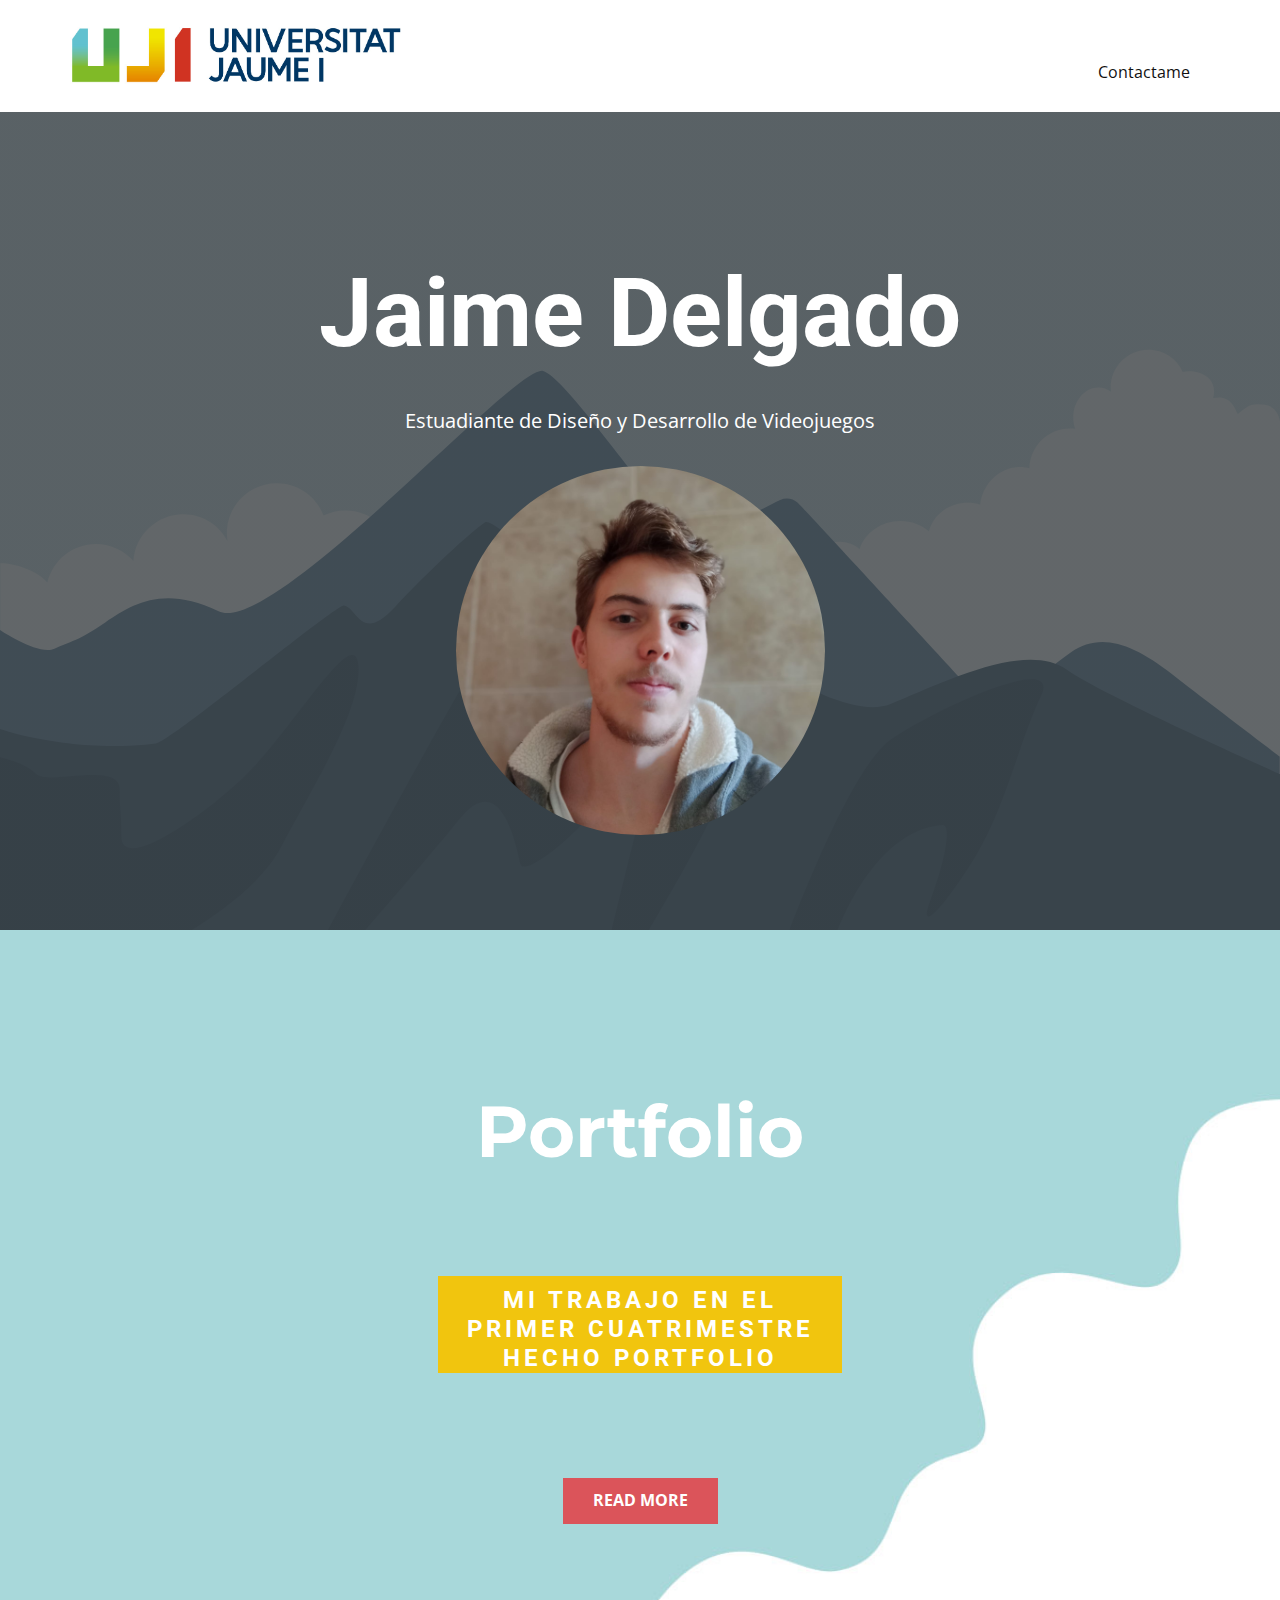
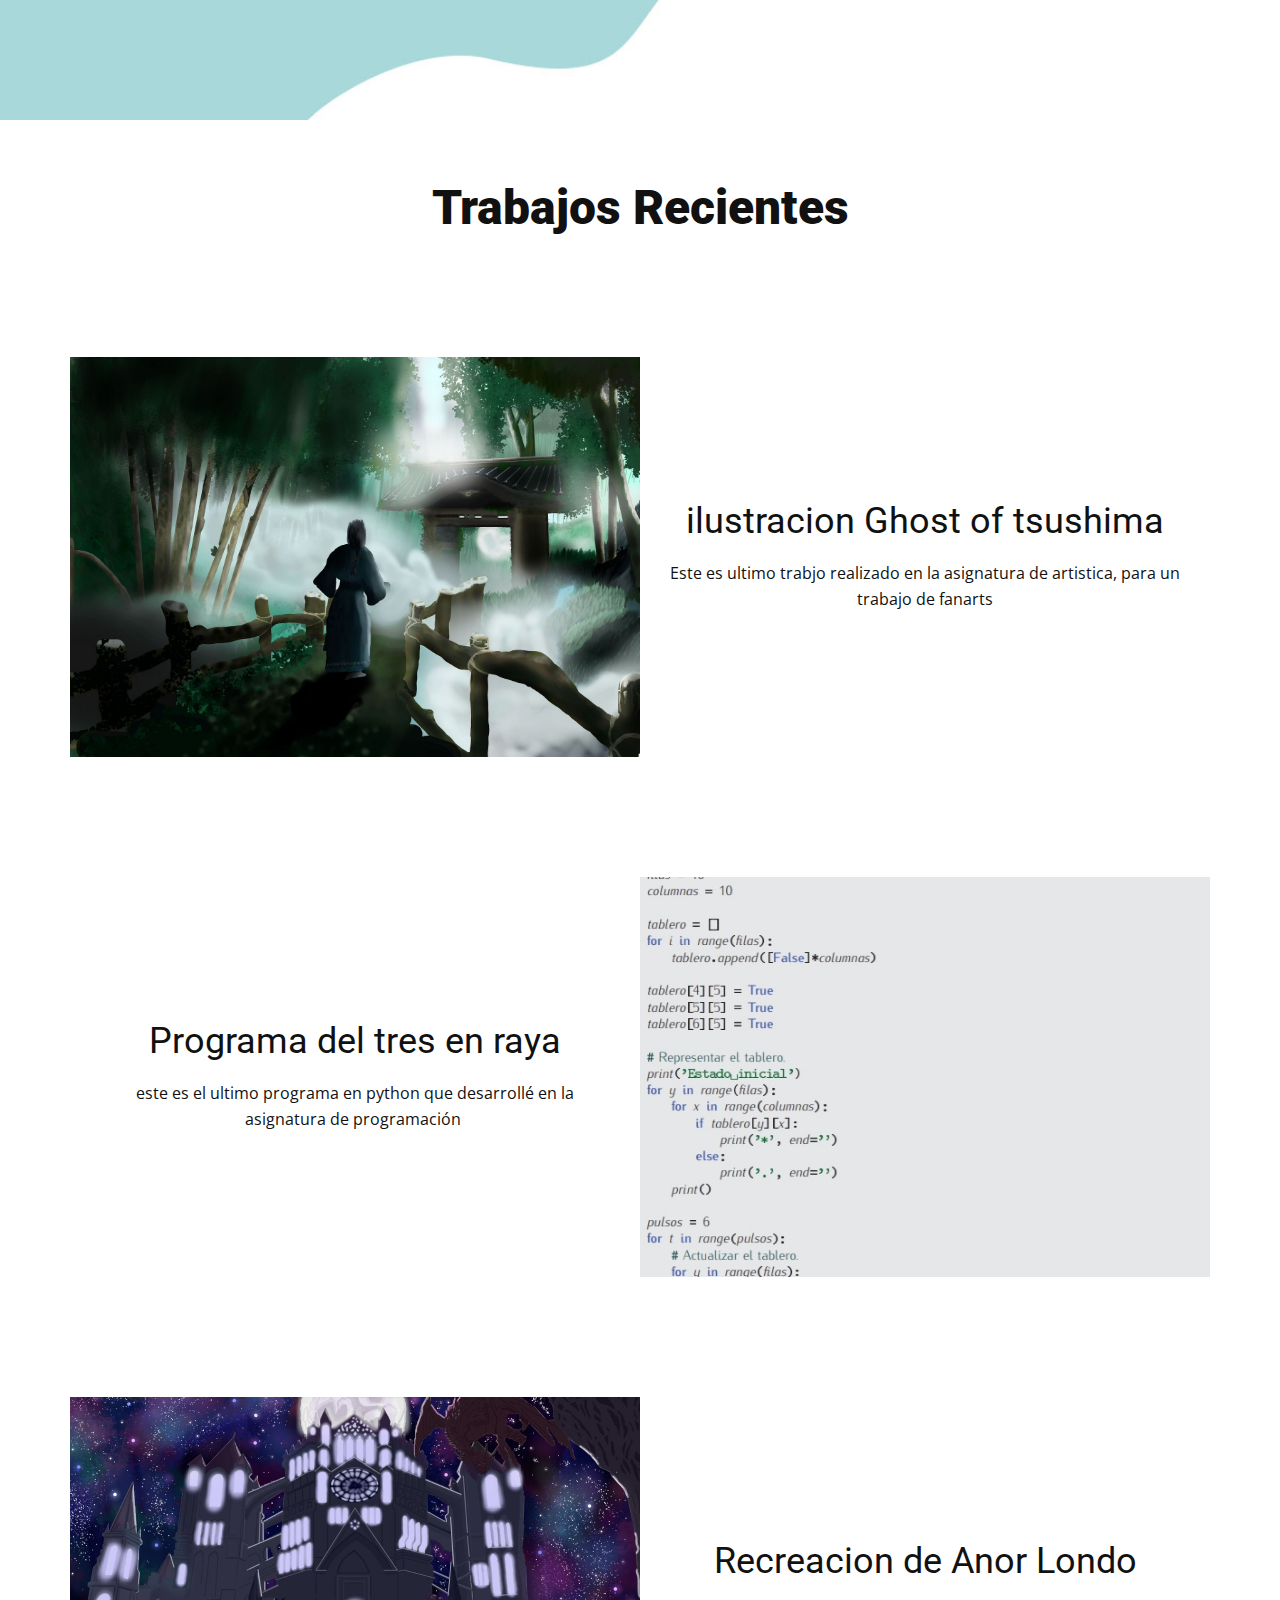
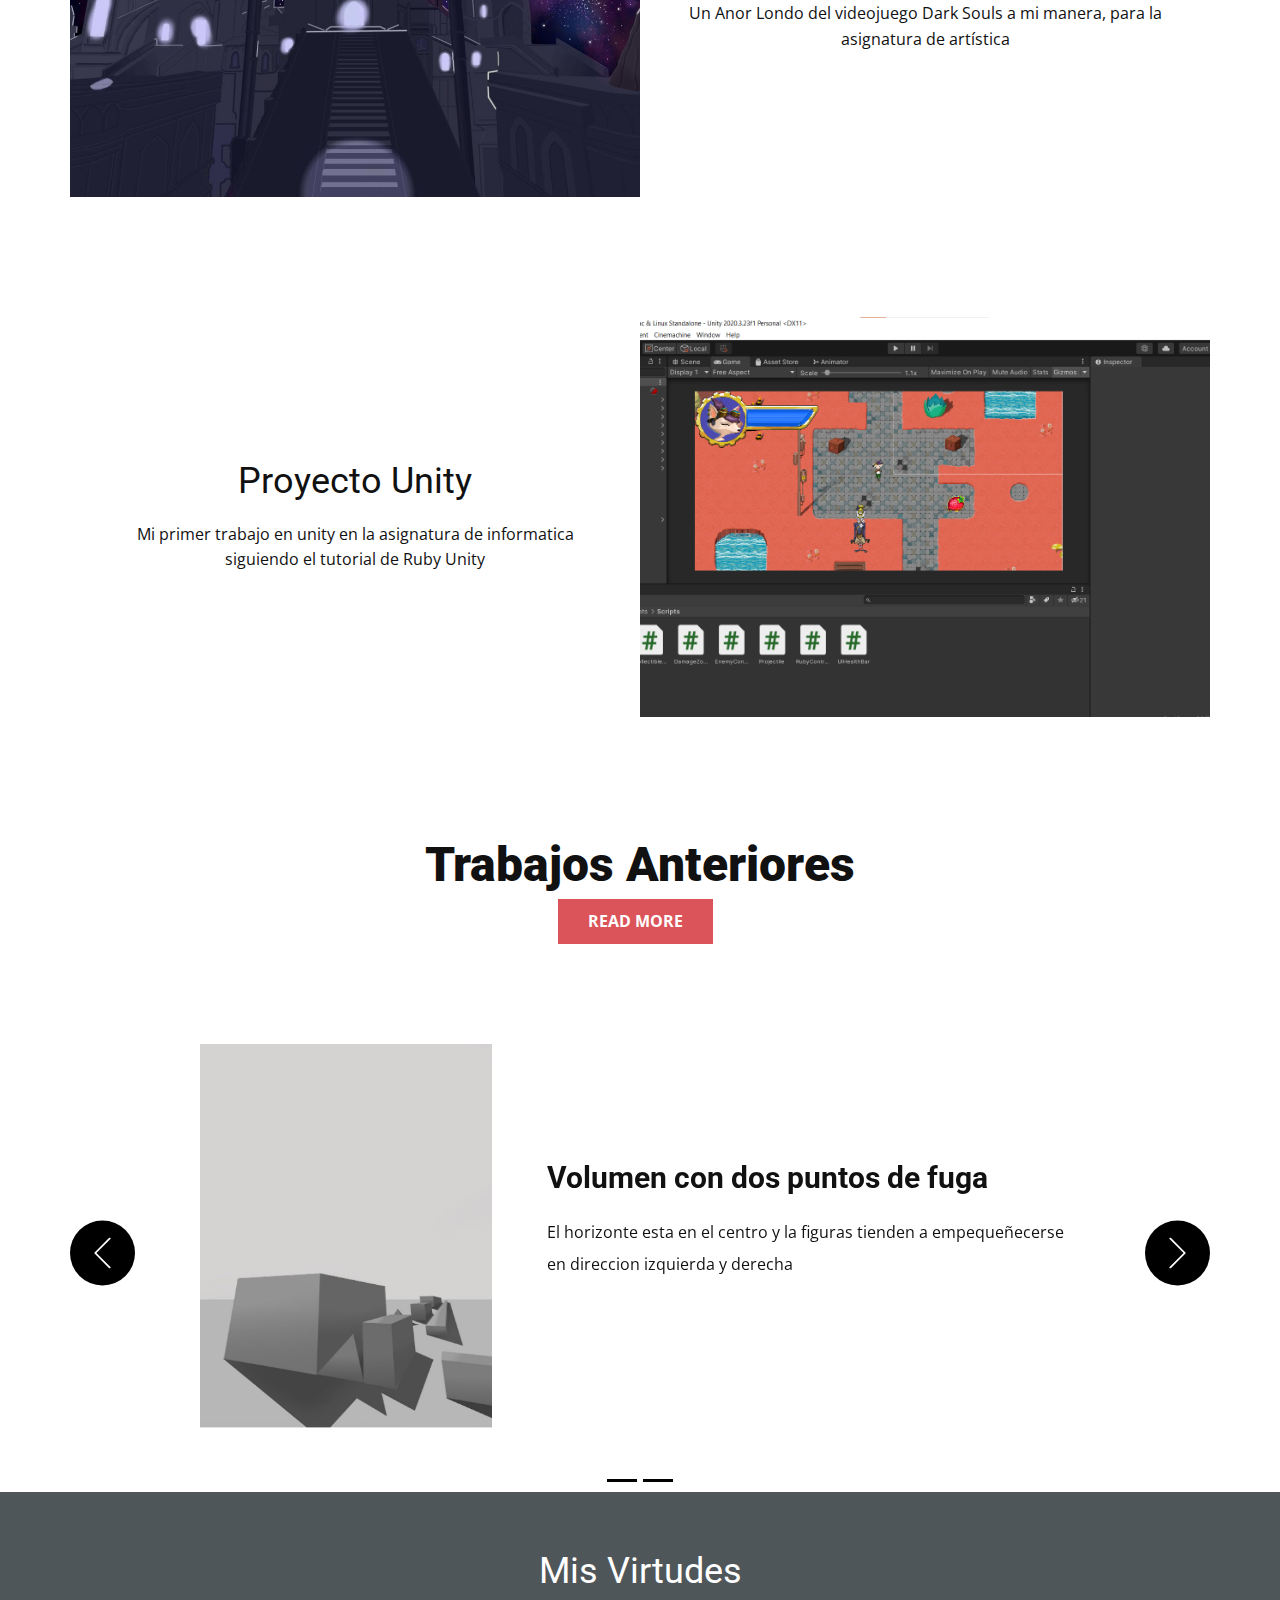
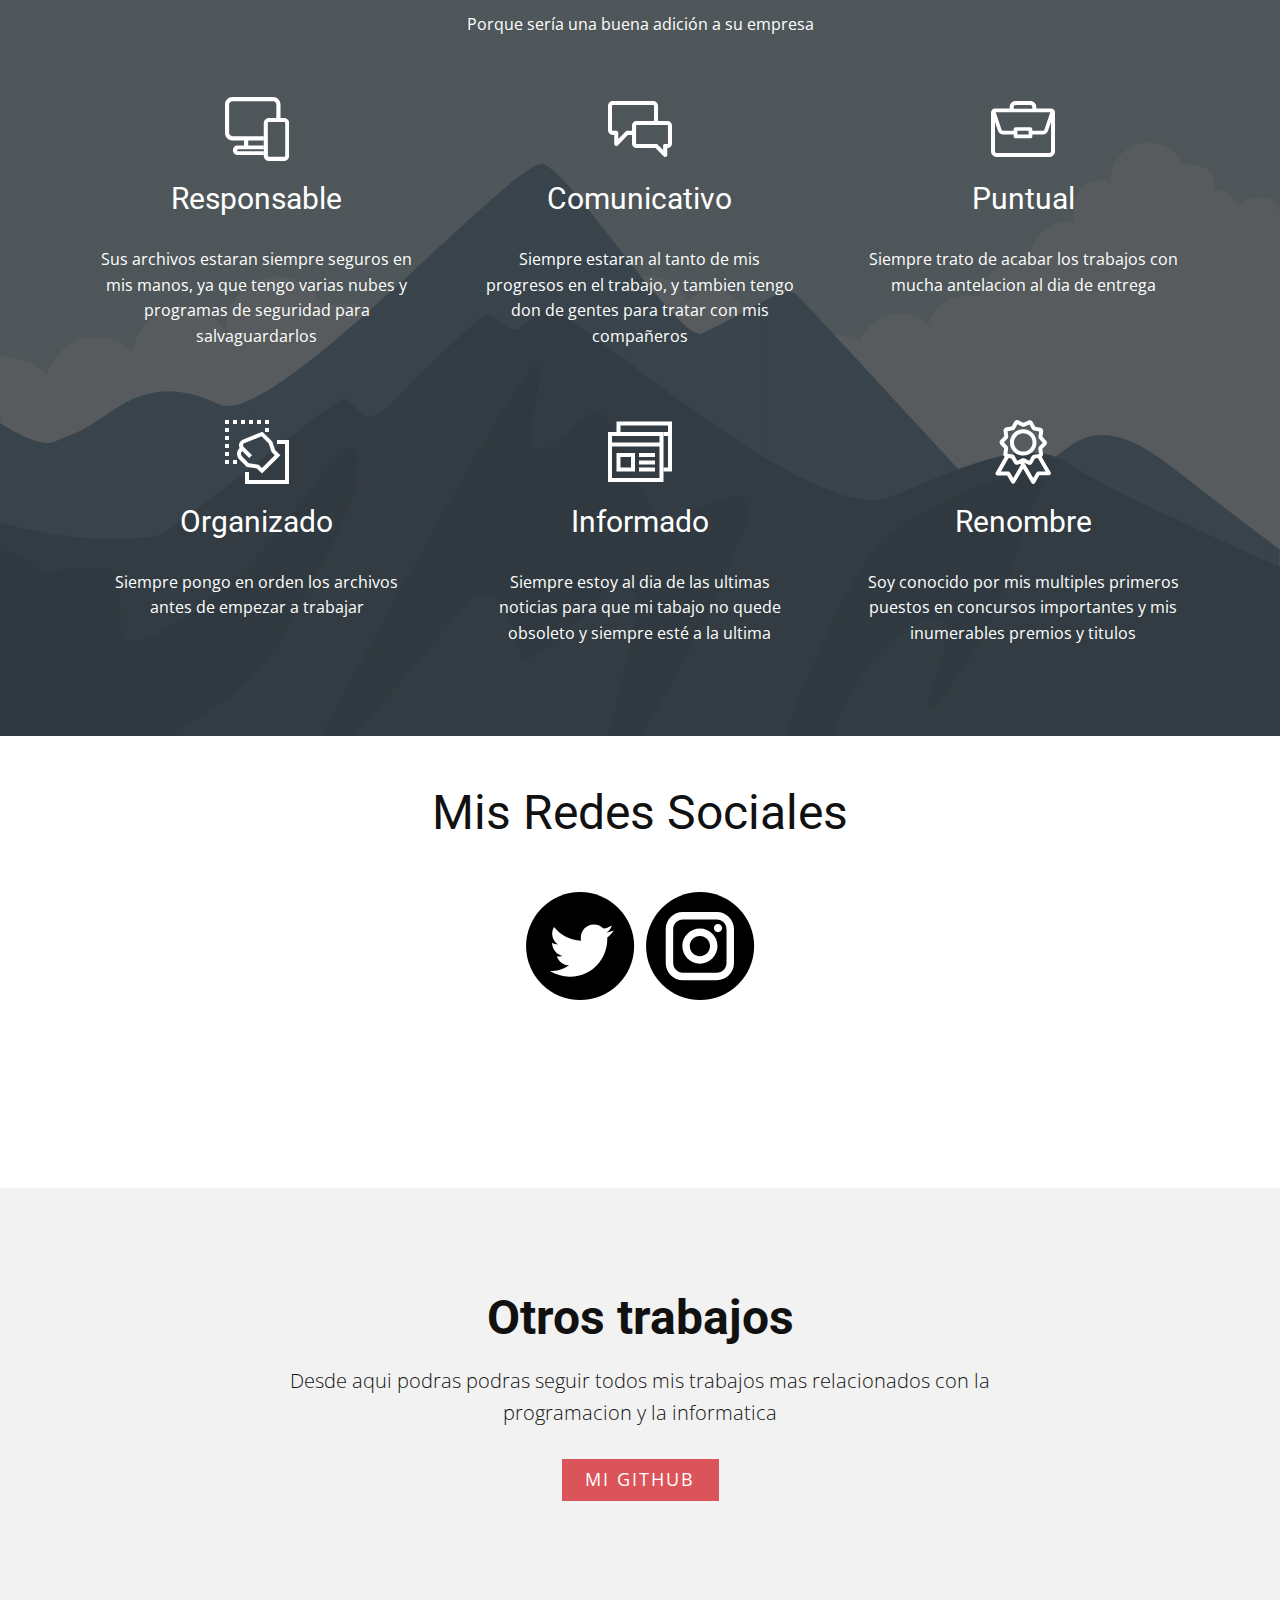
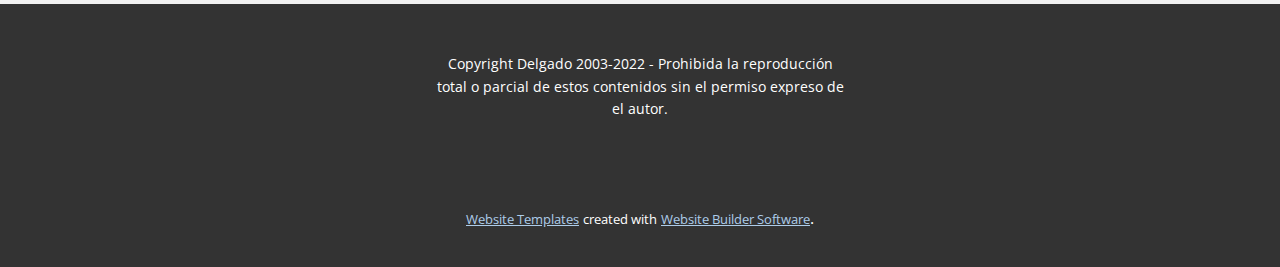
<file: Portfolio-Jaime-Delgado.html>
<!DOCTYPE html>
<html style="font-size: 16px;">
  <head>
    <meta name="viewport" content="width=device-width, initial-scale=1.0">
    <meta charset="utf-8">
    <meta name="keywords" content="Jaime Delgado, Portfolio, Trabajos Recientes, ilustracion Ghost of tsushima, Programa del tres en raya, Recreacion de Anor Londo, Proyecto Unity, Trabajos Anteriores, Mis Virtudes, Mis Redes Sociales, Otros trabajos">
    <meta name="description" content="">
    <meta name="page_type" content="np-template-header-footer-from-plugin">
    <title>Portfolio Jaime Delgado</title>
    <link rel="stylesheet" href="nicepage.css" media="screen">
<link rel="stylesheet" href="Portfolio-Jaime-Delgado.css" media="screen">
    <script class="u-script" type="text/javascript" src="jquery.js" defer=""></script>
    <script class="u-script" type="text/javascript" src="nicepage.js" defer=""></script>
    <meta name="generator" content="Nicepage 4.2.6, nicepage.com">
    <link id="u-theme-google-font" rel="stylesheet" href="https://fonts.googleapis.com/css?family=Roboto:100,100i,300,300i,400,400i,500,500i,700,700i,900,900i|Open+Sans:300,300i,400,400i,600,600i,700,700i,800,800i">
    <link id="u-page-google-font" rel="stylesheet" href="https://fonts.googleapis.com/css?family=Montserrat:100,100i,200,200i,300,300i,400,400i,500,500i,600,600i,700,700i,800,800i,900,900i">
    
    
    
    
    
    
    
    
    
    
    
    
    
    <script type="application/ld+json">{
		"@context": "http://schema.org",
		"@type": "Organization",
		"name": "",
		"logo": "images/marca-uji-color.jpg"
}</script>
    <meta name="theme-color" content="#478ac9">
    <meta property="og:title" content="Portfolio Jaime Delgado">
    <meta property="og:type" content="website">
  </head>
  <body class="u-body"><header class="u-clearfix u-header u-header" id="sec-814b"><div class="u-clearfix u-sheet u-valign-middle u-sheet-1">
        <a href="https://nicepage.com" class="u-image u-logo u-image-1" data-image-width="1081" data-image-height="206">
          <img src="images/marca-uji-color.jpg" class="u-logo-image u-logo-image-1">
        </a>
        <nav class="u-menu u-menu-dropdown u-offcanvas u-menu-1">
          <div class="menu-collapse" style="font-size: 1rem; letter-spacing: 0px;">
            <a class="u-button-style u-custom-left-right-menu-spacing u-custom-padding-bottom u-custom-top-bottom-menu-spacing u-nav-link u-text-active-palette-1-base u-text-hover-palette-2-base" href="#">
              <svg viewBox="0 0 24 24"><use xmlns:xlink="http://www.w3.org/1999/xlink" xlink:href="#menu-hamburger"></use></svg>
              <svg version="1.1" xmlns="http://www.w3.org/2000/svg" xmlns:xlink="http://www.w3.org/1999/xlink"><defs><symbol id="menu-hamburger" viewBox="0 0 16 16" style="width: 16px; height: 16px;"><rect y="1" width="16" height="2"></rect><rect y="7" width="16" height="2"></rect><rect y="13" width="16" height="2"></rect>
</symbol>
</defs></svg>
            </a>
          </div>
          <div class="u-custom-menu u-nav-container">
            <ul class="u-nav u-unstyled u-nav-1"><li class="u-nav-item"><a class="u-button-style u-nav-link u-text-active-palette-1-base u-text-hover-palette-2-base" href="mailto:jaimealcayna@gmail.com?subject=contactame" style="padding: 10px 20px;">Contactame</a>
</li></ul>
          </div>
          <div class="u-custom-menu u-nav-container-collapse">
            <div class="u-black u-container-style u-inner-container-layout u-opacity u-opacity-95 u-sidenav">
              <div class="u-inner-container-layout u-sidenav-overflow">
                <div class="u-menu-close"></div>
                <ul class="u-align-center u-nav u-popupmenu-items u-unstyled u-nav-2"><li class="u-nav-item"><a class="u-button-style u-nav-link" href="mailto:jaimealcayna@gmail.com?subject=contactame" style="padding: 10px 20px;">Contactame</a>
</li></ul>
              </div>
            </div>
            <div class="u-black u-menu-overlay u-opacity u-opacity-70"></div>
          </div>
        </nav>
      </div></header>
    <section class="u-align-center u-clearfix u-image u-shading u-section-1" src="" data-image-width="256" data-image-height="256" id="sec-4bd5">
      <div class="u-clearfix u-sheet u-sheet-1">
        <h1 class="u-text u-text-default u-title u-text-1">Jaime Delgado</h1>
        <p class="u-large-text u-text u-text-default u-text-variant u-text-2">Estuadiante de Diseño y Desarrollo de Videojuegos</p>
        <div class="u-image u-image-circle u-image-1" alt="" data-image-width="1565" data-image-height="1600"></div>
      </div>
    </section>
    <section class="u-align-center u-clearfix u-image u-section-2" id="carousel_62d7" data-image-width="1258" data-image-height="737">
      <div class="u-clearfix u-sheet u-sheet-1">
        <h2 class="u-custom-font u-font-montserrat u-text u-text-body-alt-color u-text-default u-text-1">Portfolio</h2>
        <div class="u-align-center-xs u-container-style u-expanded-width-xs u-group u-palette-3-base u-group-1">
          <div class="u-container-layout u-valign-middle-md u-valign-middle-sm u-valign-middle-xs u-container-layout-1">
            <h4 class="u-text u-text-body-alt-color u-text-default u-text-2"> Mi trabajo en el primer cuatrimestre hecho portfolio</h4>
          </div>
        </div>
        <a href="Portfolio-Jaime-Delgado.html#sec-2f80" data-page-id="1851626745" class="u-btn u-button-style u-palette-2-base u-btn-1">Read More</a>
      </div>
    </section>
    <section class="u-align-center u-clearfix u-section-3" id="sec-4764">
      <div class="u-clearfix u-sheet u-valign-middle u-sheet-1">
        <h1 class="u-text u-text-default u-text-1">Trabajos Recientes</h1>
      </div>
    </section>
    <section class="u-clearfix u-section-4" id="sec-2f80">
      <div class="u-clearfix u-sheet u-sheet-1">
        <div class="u-clearfix u-expanded-width u-layout-wrap u-layout-wrap-1">
          <div class="u-layout">
            <div class="u-layout-row">
              <div class="u-container-style u-image u-layout-cell u-size-30 u-image-1" data-image-width="3508" data-image-height="2480">
                <div class="u-container-layout u-container-layout-1"></div>
              </div>
              <div class="u-align-center u-container-style u-layout-cell u-size-30 u-layout-cell-2">
                <div class="u-container-layout u-valign-middle u-container-layout-2">
                  <h2 class="u-text u-text-default u-text-1">ilustracion Ghost of tsushima</h2>
                  <p class="u-text u-text-2">Este es ultimo trabjo realizado en la asignatura de artistica, para un trabajo de fanarts</p>
                </div>
              </div>
            </div>
          </div>
        </div>
      </div>
    </section>
    <section class="u-clearfix u-section-5" id="carousel_6842">
      <div class="u-clearfix u-sheet u-sheet-1">
        <div class="u-clearfix u-expanded-width u-layout-wrap u-layout-wrap-1">
          <div class="u-layout">
            <div class="u-layout-row">
              <div class="u-align-center u-container-style u-layout-cell u-size-30 u-layout-cell-1">
                <div class="u-container-layout u-valign-middle u-container-layout-1">
                  <h2 class="u-text u-text-default u-text-1">Programa del tres en raya<br>
                  </h2>
                  <p class="u-text u-text-2">este es el ultimo programa en python que desarrollé en la asignatura de programación&nbsp;</p>
                </div>
              </div>
              <div class="u-container-style u-image u-layout-cell u-size-30 u-image-1" data-image-width="630" data-image-height="454">
                <div class="u-container-layout u-container-layout-2"></div>
              </div>
            </div>
          </div>
        </div>
      </div>
    </section>
    <section class="u-clearfix u-section-6" id="carousel_11f4">
      <div class="u-clearfix u-sheet u-sheet-1">
        <div class="u-clearfix u-expanded-width u-layout-wrap u-layout-wrap-1">
          <div class="u-layout">
            <div class="u-layout-row">
              <div class="u-container-style u-image u-layout-cell u-size-30 u-image-1" data-image-width="1600" data-image-height="800">
                <div class="u-container-layout u-container-layout-1"></div>
              </div>
              <div class="u-align-center u-container-style u-layout-cell u-size-30 u-layout-cell-2">
                <div class="u-container-layout u-valign-middle u-container-layout-2">
                  <h2 class="u-text u-text-default u-text-1">Recreacion de Anor Londo</h2>
                  <p class="u-text u-text-2">Un Anor Londo del videojuego Dark Souls a mi manera, para la asignatura de artística</p>
                </div>
              </div>
            </div>
          </div>
        </div>
      </div>
    </section>
    <section class="u-clearfix u-section-7" id="carousel_7838">
      <div class="u-clearfix u-sheet u-sheet-1">
        <div class="u-clearfix u-expanded-width u-layout-wrap u-layout-wrap-1">
          <div class="u-layout">
            <div class="u-layout-row">
              <div class="u-align-center u-container-style u-layout-cell u-size-30 u-layout-cell-1">
                <div class="u-container-layout u-container-layout-1">
                  <h2 class="u-text u-text-default u-text-1">Proyecto Unity</h2>
                  <p class="u-text u-text-2">Mi primer trabajo en unity en la asignatura de informatica siguiendo el tutorial de Ruby Unity</p>
                </div>
              </div>
              <div class="u-container-style u-image u-layout-cell u-size-30 u-image-1" data-image-width="1920" data-image-height="933">
                <div class="u-container-layout u-container-layout-2"></div>
              </div>
            </div>
          </div>
        </div>
      </div>
    </section>
    <section class="u-align-center u-clearfix u-section-8" id="sec-ff3b">
      <div class="u-clearfix u-sheet u-sheet-1">
        <h1 class="u-text u-text-default u-text-1">Trabajos Anteriores</h1>
        <a href="Portfolio-Jaime-Delgado.html#carousel_e92e" data-page-id="1851626745" class="u-btn u-button-style u-palette-2-base u-btn-1">Read More</a>
      </div>
    </section>
    <section class="u-clearfix u-section-9" id="carousel_e92e">
      <div class="u-clearfix u-sheet u-sheet-1">
        <div id="carousel-1a4b" data-interval="5000" data-u-ride="carousel" class="u-carousel u-slider u-slider-1">
          <ol class="u-absolute-hcenter u-carousel-indicators u-carousel-indicators-1">
            <li data-u-target="#carousel-1a4b" class="u-active u-black" data-u-slide-to="0"></li>
            <li data-u-target="#carousel-1a4b" class="u-black" data-u-slide-to="1"></li>
          </ol>
          <div class="u-carousel-inner" role="listbox">
            <div class="u-active u-align-center-sm u-align-center-xs u-carousel-item u-container-style u-slide">
              <div class="u-container-layout u-valign-top-md u-valign-top-sm u-valign-top-xs u-container-layout-1">
                <img src="images/Sinttulo3.png" alt="" class="u-image u-image-default u-image-1" data-image-width="827" data-image-height="582">
                <h3 class="u-text u-text-1"><b>Volumen con dos puntos de fuga</b>
                </h3>
                <p class="u-text u-text-2">El horizonte esta en el centro y la figuras tienden a empequeñecerse en direccion izquierda y derecha</p>
              </div>
            </div>
            <div class="u-align-center-sm u-align-center-xs u-carousel-item u-container-style u-slide">
              <div class="u-container-layout u-valign-middle-lg u-valign-top-md u-valign-top-sm u-valign-top-xs u-container-layout-2">
                <img src="images/Sinttulo2.png" alt="" class="u-image u-image-default u-image-2" data-image-width="939" data-image-height="598">
                <h3 class="u-text u-text-3"><b>Volumen con tres puntos de fuga</b>
                </h3>
                <p class="u-text u-text-4">el horizonte esta en el centro y aparte de izquierda y dercha tambien hay un punto de fuga que arriba que aporta verticalidad</p>
              </div>
            </div>
          </div>
          <a class="u-absolute-vcenter u-black u-carousel-control u-carousel-control-prev u-icon-circle u-spacing-17 u-text-body-alt-color u-carousel-control-1" href="#carousel-1a4b" role="button" data-u-slide="prev">
            <span aria-hidden="true">
              <svg viewBox="0 0 477.175 477.175"><path d="M145.188,238.575l215.5-215.5c5.3-5.3,5.3-13.8,0-19.1s-13.8-5.3-19.1,0l-225.1,225.1c-5.3,5.3-5.3,13.8,0,19.1l225.1,225
                    c2.6,2.6,6.1,4,9.5,4s6.9-1.3,9.5-4c5.3-5.3,5.3-13.8,0-19.1L145.188,238.575z"></path></svg>
            </span>
            <span class="sr-only">Previous</span>
          </a>
          <a class="u-absolute-vcenter u-black u-carousel-control u-carousel-control-next u-icon-circle u-spacing-17 u-text-body-alt-color u-carousel-control-2" href="#carousel-1a4b" role="button" data-u-slide="next">
            <span aria-hidden="true">
              <svg viewBox="0 0 477.175 477.175"><path d="M360.731,229.075l-225.1-225.1c-5.3-5.3-13.8-5.3-19.1,0s-5.3,13.8,0,19.1l215.5,215.5l-215.5,215.5
                    c-5.3,5.3-5.3,13.8,0,19.1c2.6,2.6,6.1,4,9.5,4c3.4,0,6.9-1.3,9.5-4l225.1-225.1C365.931,242.875,365.931,234.275,360.731,229.075z"></path></svg>
            </span>
            <span class="sr-only">Next</span>
          </a>
        </div>
      </div>
    </section>
    <section class="u-align-center u-clearfix u-image u-shading u-section-10" id="sec-7a10">
      <div class="u-clearfix u-sheet u-valign-middle u-sheet-1">
        <h2 class="u-text u-text-default u-text-1">Mis Virtudes</h2>
        <p class="u-text u-text-2">Porque sería una buena adición a su empresa</p>
        <div class="u-expanded-width u-list u-list-1">
          <div class="u-repeater u-repeater-1">
            <div class="u-align-center u-container-style u-list-item u-repeater-item">
              <div class="u-container-layout u-similar-container u-valign-top u-container-layout-1"><span class="u-icon u-icon-1">
            <svg class="u-svg-link" preserveAspectRatio="xMidYMin slice" viewBox="0 0 128 128" style=""><use xmlns:xlink="http://www.w3.org/1999/xlink" xlink:href="#svg-b3ab"></use></svg>
            <svg xmlns="http://www.w3.org/2000/svg" xmlns:xlink="http://www.w3.org/1999/xlink" version="1.1" xml:space="preserve" class="u-svg-content" viewBox="0 0 128 128" id="svg-b3ab"><path d="m26.4 108.7c-1.2 0-2.2-1-2.2-2.2s1-2.2 4.7-2.2h48.7v-7.4h-31.2v-9.9h31.2v-8.4h-58.7c-7.7 0-10.6-3-10.6-6.6v-57.1c0-3.7 3-6.6 6.6-6.6h81.2c3.7 0 6.6 3 6.6 6.6v27h8.3v-27c0-8.2-6.7-14.9-14.9-14.9h-81.2c-8.2 0-14.9 6.7-14.9 14.9v57.1c0 8.2 6.7 14.9 14.9 14.9h23.2v10.1h-13.8c-4.3 0-8.5 3.7-8.5 9.5v0.2c0 4.6 3.7 9.3 8.3 9.3h53.5v-7.3h-51.2z"></path><path d="m118 41.9h-30c-5.8 0-10.5 4.7-10.5 10.6 0 0 0.1 66.3 0.1 66.4 0 4.3 5.1 9 10.4 9h30c5.6 0 10.2-4.4 10.5-10.1v-65.3c0-5.9-4.7-10.6-10.5-10.6zm2.4 75.5c-0.1 1.3-1.1 2.3-2.4 2.3h-30c-1 0-1.9-0.7-2.2-1.6l-0.2-65.6c0-1.3 1.1-2.4 2.4-2.4h30c1.3 0 2.4 1.1 2.4 2.4v64.9z"></path></svg>
          </span>
                <h3 class="u-text u-text-3">Responsable</h3>
                <p class="u-text u-text-4">Sus archivos estaran siempre seguros en mis manos, ya que tengo varias nubes y programas de seguridad para salvaguardarlos</p>
              </div>
            </div>
            <div class="u-align-center u-container-style u-list-item u-repeater-item">
              <div class="u-container-layout u-similar-container u-valign-top u-container-layout-2"><span class="u-icon u-icon-2">
            <svg class="u-svg-link" preserveAspectRatio="xMidYMin slice" viewBox="0 0 128 128" style=""><use xmlns:xlink="http://www.w3.org/1999/xlink" xlink:href="#svg-7448"></use></svg>
            <svg xmlns="http://www.w3.org/2000/svg" xmlns:xlink="http://www.w3.org/1999/xlink" version="1.1" xml:space="preserve" class="u-svg-content" viewBox="0 0 128 128" id="svg-7448"><path d="m118.6 47.8h-61.2c-5.2 0-9.4 4.2-9.4 9.3v35.7c0 5.1 4.2 9.3 9.4 9.3h37.5l16.8 16.8c2.5 2.5 6.8 0.7 6.8-2.8v-10-3.9h0.1c5.2 0 9.4-4.2 9.4-9.3v-35.8c0-5.1-4.2-9.3-9.4-9.3zm1.2 45c0 0.7-0.5 1.2-1.2 1.2h-5.2c-1.6 0-2.9 1.2-3.1 2.8v9.2l-11.2-11.2c-0.5-0.5-1.3-0.8-2-0.8h-39.7c-0.7 0-1.2-0.5-1.2-1.2v-35.7c0-0.7 0.5-1.2 1.2-1.2h61.3c0.7 0 1.2 0.5 1.2 1.2v35.7z"></path><path d="m38.1 67.7c-1 0-2 0.4-2.7 1-0.1 0-0.1 0.1-0.2 0.2l-14.7 15.1v-12.5c-0.2-2.1-1.9-3.8-4-3.8h-6.9c-0.9 0-1.6-0.7-1.6-1.6v-48.3c0-0.9 0.7-1.6 1.6-1.6h80.8c0.9 0 1.6 0.7 1.6 1.6v30.1h8v-30.1c0-5.4-4.3-9.8-9.6-9.8h-80.8c-5.3 0-9.6 4.4-9.6 9.8v48.3c0 5.4 4.3 9.8 9.6 9.8h2.9v8.1 10c0 3.6 4.4 5.3 6.9 2.8l6.8-7 13.6-13.9h8.2v-8.2h-9.9z"></path></svg>
          </span>
                <h3 class="u-text u-text-5">Comunicativo</h3>
                <p class="u-text u-text-6">Siempre estaran al tanto de mis progresos en el trabajo, y tambien tengo don de gentes para tratar con mis compañeros</p>
              </div>
            </div>
            <div class="u-align-center u-container-style u-list-item u-repeater-item">
              <div class="u-container-layout u-similar-container u-valign-top u-container-layout-3"><span class="u-icon u-icon-3">
            <svg class="u-svg-link" preserveAspectRatio="xMidYMin slice" viewBox="0 0 128 128" style=""><use xmlns:xlink="http://www.w3.org/1999/xlink" xlink:href="#svg-fd95"></use></svg>
            <svg xmlns="http://www.w3.org/2000/svg" xmlns:xlink="http://www.w3.org/1999/xlink" version="1.1" xml:space="preserve" class="u-svg-content" viewBox="0 0 128 128" id="svg-fd95"><path d="m78.9 15.9c2.1 0 3.7 1.7 3.7 3.7v3.7h-37.2v-3.7c0-2 1.7-3.7 3.7-3.7h29.8m39.7 14.8-11.6 34.5c-0.5 1.5-1.9 2.5-3.5 2.5h-20.9v-3.7c0-2-1.7-3.7-3.7-3.7h-29.8c-2.1 0-3.7 1.7-3.7 3.7v3.7h-20.9c-1.6 0-3-1-3.5-2.5l-11.6-34.5h109.2m1.5 19.1v58.6c0 2-1.7 3.7-3.7 3.7h-104.7c-2.1 0-3.7-1.7-3.7-3.7v-58.6l5.9 17.7c1.5 4.5 5.8 7.6 10.6 7.6h20.9v3.7c0 2 1.7 3.7 3.7 3.7h29.8c2.1 0 3.7-1.7 3.7-3.7v-3.7h20.9c4.8 0 9.1-3 10.6-7.6l6-17.7m-44.9 17.9v7.4h-22.4v-7.4h22.4m15.3-44.9v-3.2c0-6.4-5.2-11.6-11.6-11.6h-29.8c-6.4 0-11.7 5.2-11.7 11.6v3.2h-29.5c-4.4 0-7.9 3.5-7.9 7.9v77.7c0 6.4 5.2 11.6 11.7 11.6h104.7c6.4 0 11.7-5.2 11.7-11.6v-77.7c0-4.4-3.6-7.9-7.9-7.9h-29.7z"></path></svg>
          </span>
                <h3 class="u-text u-text-7">Puntual</h3>
                <p class="u-text u-text-8">Siempre trato de acabar los trabajos con mucha antelacion al dia de entrega</p>
              </div>
            </div>
            <div class="u-align-center u-container-style u-list-item u-repeater-item">
              <div class="u-container-layout u-similar-container u-valign-top u-container-layout-4"><span class="u-icon u-icon-4">
            <svg class="u-svg-link" preserveAspectRatio="xMidYMin slice" viewBox="0 0 128 128" style=""><use xmlns:xlink="http://www.w3.org/1999/xlink" xlink:href="#svg-36c5"></use></svg>
            <svg xmlns="http://www.w3.org/2000/svg" xmlns:xlink="http://www.w3.org/1999/xlink" version="1.1" xml:space="preserve" class="u-svg-content" viewBox="0 0 128 128" id="svg-36c5"><polygon points="104 40 104 48 120 48 120 120 48 120 48 104 40 104 40 128 128 128 128 40"></polygon><rect x="80" width="8" height="8"></rect><rect x="16" width="8" height="8"></rect><rect x="32" width="8" height="8"></rect><rect x="16" y="80" width="8" height="8"></rect><rect x="48" width="8" height="8"></rect><rect x="64" width="8" height="8"></rect><rect width="8" height="8"></rect><rect y="48" width="8" height="8"></rect><rect y="64" width="8" height="8"></rect><rect y="32" width="8" height="8"></rect><rect y="16" width="8" height="8"></rect><rect x="80" y="16" width="8" height="8"></rect><rect y="80" width="8" height="8"></rect><path d="m63.6 96.8 10.4 10.4 36.8-36.8-10.6-10.6-5.7-17-19.6-19.5-39.5 16.2c-6.1 2.5-9.1 9.5-6.5 15.7l0.3 0.6-0.5 0.5c-6.2 6.2-6.2 16.4 0 22.6l15.1 15.1 19.8 2.8zm-31.6-29.2c0-2.1 0.8-4.2 2.3-5.7l14.1 14.1 5.7-5.7-17-17c-1.6-1.6-1.6-4.1 0-5.7 0.4-0.4 0.8-0.7 1.3-0.9l34.6-14 14.4 14.4 5.7 17 6.3 6.3-25.5 25.5-6.6-6.6-19.8-2.8-13.2-13.3c-1.5-1.5-2.3-3.5-2.3-5.6z"></path></svg>
          </span>
                <h3 class="u-text u-text-9">Organizado</h3>
                <p class="u-text u-text-10">Siempre pongo en orden los archivos antes de empezar a trabajar</p>
              </div>
            </div>
            <div class="u-align-center u-container-style u-list-item u-repeater-item">
              <div class="u-container-layout u-similar-container u-valign-top u-container-layout-5"><span class="u-icon u-icon-5">
            <svg class="u-svg-link" preserveAspectRatio="xMidYMin slice" viewBox="0 0 128 128" style=""><use xmlns:xlink="http://www.w3.org/1999/xlink" xlink:href="#svg-eadc"></use></svg>
            <svg xmlns="http://www.w3.org/2000/svg" xmlns:xlink="http://www.w3.org/1999/xlink" version="1.1" xml:space="preserve" class="u-svg-content" viewBox="0 0 128 128" id="svg-eadc"><polygon points="128 3 17 3 17 24 25 24 25 11 120 11 120 24 111 24 111 32 120 32 120 95 111 95 111 103 128 103"></polygon><path d="m25 24h-25v100h111v-100h-86zm78 92h-95v-63h95v63zm0-71h-95v-13h95v13z"></path><path d="m46 74v21h-21v-21h21m8-8h-37v37h37v-37z"></path><rect x="62" y="66" width="32" height="8"></rect><rect x="62" y="81" width="32" height="8"></rect><rect x="62" y="95" width="32" height="8"></rect></svg>
          </span>
                <h3 class="u-text u-text-11">Informado</h3>
                <p class="u-text u-text-12">Siempre estoy al dia de las ultimas noticias para que mi tabajo no quede obsoleto y siempre esté a la ultima</p>
              </div>
            </div>
            <div class="u-align-center u-container-style u-list-item u-repeater-item">
              <div class="u-container-layout u-similar-container u-valign-top u-container-layout-6"><span class="u-icon u-icon-6">
            <svg class="u-svg-link" preserveAspectRatio="xMidYMin slice" viewBox="0 0 128 128" style=""><use xmlns:xlink="http://www.w3.org/1999/xlink" xlink:href="#svg-3ce4"></use></svg>
            <svg xmlns="http://www.w3.org/2000/svg" xmlns:xlink="http://www.w3.org/1999/xlink" version="1.1" xml:space="preserve" class="u-svg-content" viewBox="0 0 128 128" id="svg-3ce4"><path d="m119.4 104.8-17.8-30.8c1.6-1.3 2.5-3.4 2.4-5.6l-1.3-10.7 7.4-7.6c2.3-2.3 2.4-6.1 0.2-8.8l-7.4-7.9 1.5-10.8c0.3-3.2-2-6.4-5.2-7l-10.7-2.1-5.2-9.4c-1.1-2.2-3.3-3.5-5.8-3.5-0.8 0-1.5 0.1-2.3 0.4l-10.4 4.4-9.6-4.6c-0.9-0.5-1.9-0.7-3-0.7-0.6 0-1.3 0.1-1.9 0.3-1.6 0.5-2.9 1.5-3.8 3l-5.3 9.4-10.7 1.9c-3.4 0.6-5.7 3.7-5.4 7.1l1.3 10.7-7.4 7.6c-2.3 2.3-2.4 6.1-0.2 8.8l7.4 7.9-1.5 10.8c-0.3 2.3 0.8 4.6 2.7 5.9l-17.9 31.3c-0.7 1.1-0.7 2.6-0.1 3.9v0.1l0.1 0.1c0.8 1.2 2 1.9 3.4 1.9h19.2l8.7 14.9c0.8 1.2 2 1.9 3.4 1.9s2.8-0.8 3.5-2l16.6-27.9 16.8 28.3c0.8 1.2 2 1.9 3.4 1.9s2.8-0.8 3.5-2l8.7-15.3h19.2c1.4 0 2.7-0.8 3.4-1.9 0.9-1.1 0.9-2.7 0.1-3.9zm-34.9 11.3-17.9-30.5 7.4 3.6c0.9 0.4 1.8 0.6 2.9 0.6 2.4 0 4.6-1.2 5.7-3.2l5.3-9.4 5.8-1 15.4 26.6h-14.7c-1.4 0-2.8 0.8-3.5 2l-6.4 11.3zm-40-0.3-6.5-11c-0.8-1.2-2-1.9-3.4-1.9h-14.8l15.5-27 5.4 0.9 5.2 9.3c1.1 2.2 3.3 3.5 5.8 3.5 0.8 0 1.5-0.1 2.3-0.4l0.5-0.1 3.9-1.8 1.4 2.4-15.3 26.1zm-11.9-78.1c1.4-1.4 2.1-3.4 1.8-5.3l-1.2-10 10.2-1.8c1.9-0.3 3.6-1.6 4.6-3.2l4.9-8.8 9 4.3c0.9 0.5 1.9 0.7 2.9 0.7s2-0.2 2.9-0.7l9.2-4.1 4.9 9.1c1.1 1.7 2.7 2.9 4.5 3.1l10 1.9-1.4 10c-0.3 1.9 0.3 4 1.7 5.3l6.9 7.3-7 7.1c-1.5 1.4-2.1 3.4-1.8 5.3l1.2 9.9-9.9 1.6c-2 0.3-3.7 1.6-4.6 3.2l-4.9 8.8-9-4.3c-0.9-0.5-1.9-0.7-2.9-0.7s-2 0.2-2.9 0.7l-9.2 4.2-4.9-9c-1.1-1.7-2.8-2.9-4.6-3.1l-10.1-1.8 1.4-10c0.3-1.9-0.3-4-1.7-5.3l-6.8-7.4 6.8-7z"></path><path d="m64.5 71c14.7 0 26.6-11.7 26.6-26.2 0-14.4-11.9-26.2-26.6-26.2s-26.6 11.7-26.6 26.2 11.9 26.2 26.6 26.2zm0-44.4c10.2 0 18.6 8.2 18.6 18.3s-8.3 18.3-18.6 18.3c-10.2 0-18.6-8.2-18.6-18.3s8.4-18.3 18.6-18.3z"></path></svg>
          </span>
                <h3 class="u-text u-text-13">Renombre</h3>
                <p class="u-text u-text-14">Soy conocido por mis multiples primeros puestos en concursos importantes y mis inumerables premios y titulos</p>
              </div>
            </div>
          </div>
        </div>
      </div>
    </section>
    <section class="u-clearfix u-section-11" id="carousel_6870">
      <div class="u-clearfix u-sheet u-sheet-1">
        <h1 class="u-text u-text-default u-text-1">Mis Redes Sociales</h1>
        <div class="u-social-icons u-spacing-10 u-social-icons-1">
          <a class="u-social-url" title="twitter" target="_blank" href="https://twitter.com/gasopodo"><span class="u-icon u-social-icon u-social-twitter u-text-black u-icon-1"><svg class="u-svg-link" preserveAspectRatio="xMidYMin slice" viewBox="0 0 112 112" style=""><use xmlns:xlink="http://www.w3.org/1999/xlink" xlink:href="#svg-bae8"></use></svg><svg class="u-svg-content" viewBox="0 0 112 112" x="0" y="0" id="svg-bae8"><circle fill="currentColor" class="st0" cx="56.1" cy="56.1" r="55"></circle><path fill="#FFFFFF" d="M83.8,47.3c0,0.6,0,1.2,0,1.7c0,17.7-13.5,38.2-38.2,38.2C38,87.2,31,85,25,81.2c1,0.1,2.1,0.2,3.2,0.2
c6.3,0,12.1-2.1,16.7-5.7c-5.9-0.1-10.8-4-12.5-9.3c0.8,0.2,1.7,0.2,2.5,0.2c1.2,0,2.4-0.2,3.5-0.5c-6.1-1.2-10.8-6.7-10.8-13.1
c0-0.1,0-0.1,0-0.2c1.8,1,3.9,1.6,6.1,1.7c-3.6-2.4-6-6.5-6-11.2c0-2.5,0.7-4.8,1.8-6.7c6.6,8.1,16.5,13.5,27.6,14
c-0.2-1-0.3-2-0.3-3.1c0-7.4,6-13.4,13.4-13.4c3.9,0,7.3,1.6,9.8,4.2c3.1-0.6,5.9-1.7,8.5-3.3c-1,3.1-3.1,5.8-5.9,7.4
c2.7-0.3,5.3-1,7.7-2.1C88.7,43,86.4,45.4,83.8,47.3z"></path></svg></span>
          </a>
          <a class="u-social-url" title="instagram" target="_blank" href="https://www.instagram.com/jaime_a_secas/?hl=es"><span class="u-icon u-social-icon u-social-instagram u-text-black u-icon-2"><svg class="u-svg-link" preserveAspectRatio="xMidYMin slice" viewBox="0 0 112 112" style=""><use xmlns:xlink="http://www.w3.org/1999/xlink" xlink:href="#svg-954c"></use></svg><svg class="u-svg-content" viewBox="0 0 112 112" x="0" y="0" id="svg-954c"><circle fill="currentColor" cx="56.1" cy="56.1" r="55"></circle><path fill="#FFFFFF" d="M55.9,38.2c-9.9,0-17.9,8-17.9,17.9C38,66,46,74,55.9,74c9.9,0,17.9-8,17.9-17.9C73.8,46.2,65.8,38.2,55.9,38.2
z M55.9,66.4c-5.7,0-10.3-4.6-10.3-10.3c-0.1-5.7,4.6-10.3,10.3-10.3c5.7,0,10.3,4.6,10.3,10.3C66.2,61.8,61.6,66.4,55.9,66.4z"></path><path fill="#FFFFFF" d="M74.3,33.5c-2.3,0-4.2,1.9-4.2,4.2s1.9,4.2,4.2,4.2s4.2-1.9,4.2-4.2S76.6,33.5,74.3,33.5z"></path><path fill="#FFFFFF" d="M73.1,21.3H38.6c-9.7,0-17.5,7.9-17.5,17.5v34.5c0,9.7,7.9,17.6,17.5,17.6h34.5c9.7,0,17.5-7.9,17.5-17.5V38.8
C90.6,29.1,82.7,21.3,73.1,21.3z M83,73.3c0,5.5-4.5,9.9-9.9,9.9H38.6c-5.5,0-9.9-4.5-9.9-9.9V38.8c0-5.5,4.5-9.9,9.9-9.9h34.5
c5.5,0,9.9,4.5,9.9,9.9V73.3z"></path></svg></span>
          </a>
        </div>
      </div>
    </section>
    <section class="u-align-center u-clearfix u-grey-5 u-section-12" id="sec-f05e">
      <div class="u-clearfix u-sheet u-valign-middle u-sheet-1">
        <h1 class="u-text u-text-default u-text-1">Otros trabajos</h1>
        <p class="u-text u-text-2">Desde aqui podras podras seguir todos mis trabajos mas relacionados con la programacion y la informatica</p>
        <a href="https://github.com/JaimeDelgadoMartinez" class="u-btn u-btn-rectangle u-button-style u-color-scheme-summer-time u-color-style-multicolor-1 u-palette-2-base u-radius-0 u-btn-1" target="_blank">Mi Github</a>
      </div>
    </section>
    
    
    <footer class="u-align-center u-clearfix u-footer u-grey-80 u-footer" id="sec-6f64"><div class="u-clearfix u-sheet u-sheet-1">
        <p class="u-small-text u-text u-text-variant u-text-1">Copyright Delgado 2003-2022 - Prohibida la reproducción total o parcial de estos contenidos sin el permiso expreso de el autor.</p>
      </div></footer>
    <section class="u-backlink u-clearfix u-grey-80">
      <a class="u-link" href="https://nicepage.com/website-templates" target="_blank">
        <span>Website Templates</span>
      </a>
      <p class="u-text">
        <span>created with</span>
      </p>
      <a class="u-link" href="" target="_blank">
        <span>Website Builder Software</span>
      </a>. 
    </section>
  </body>
</html>
</file>
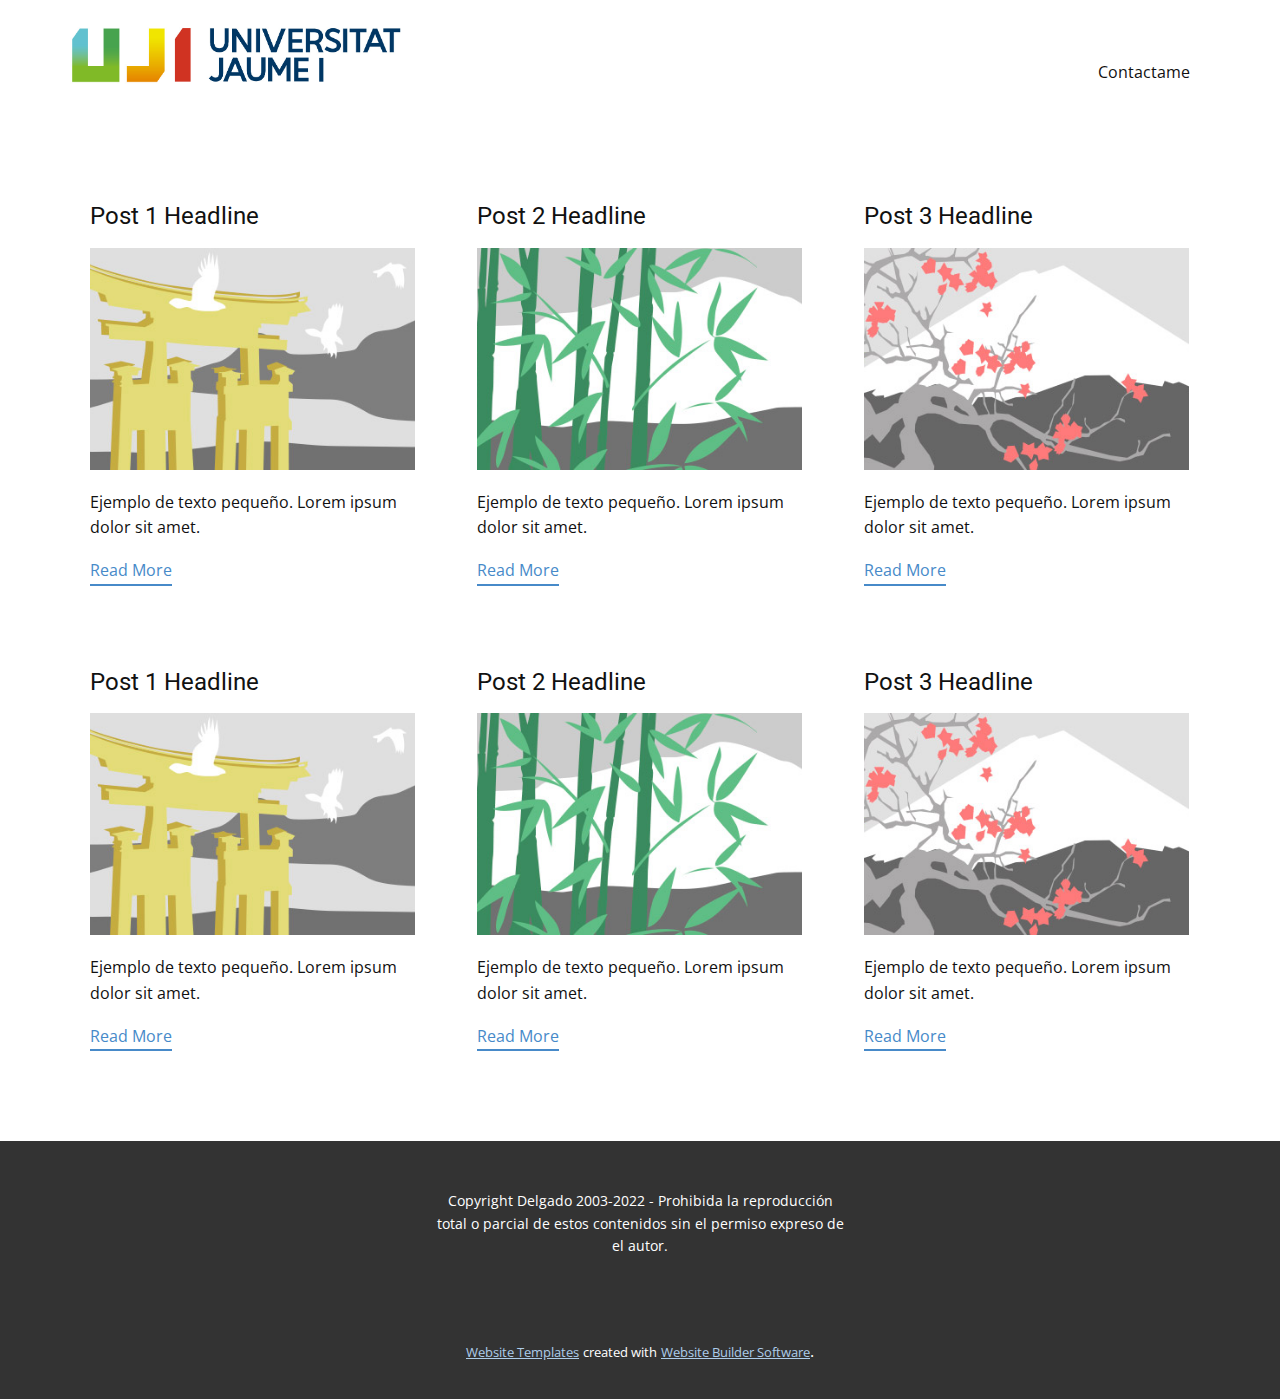
<file: blog/blog.html>
<html style="font-size: 16px;"><head>
    <meta name="viewport" content="width=device-width, initial-scale=1.0">
    <meta charset="utf-8">
    <meta name="keywords" content="">
    <meta name="description" content="">
    <meta name="page_type" content="np-template-header-footer-from-plugin">
    <title>Blog Template</title>
    <link rel="stylesheet" href="../nicepage.css" media="screen">
<link rel="stylesheet" href="../Blog-Template.css" media="screen">
    <script class="u-script" type="text/javascript" src="../jquery.js" defer=""></script>
    <script class="u-script" type="text/javascript" src="../nicepage.js" defer=""></script>
    <meta name="generator" content="Nicepage 4.2.6, nicepage.com">
    <link id="u-theme-google-font" rel="stylesheet" href="https://fonts.googleapis.com/css?family=Roboto:100,100i,300,300i,400,400i,500,500i,700,700i,900,900i|Open+Sans:300,300i,400,400i,600,600i,700,700i,800,800i">
    
    
    <script type="application/ld+json">{
		"@context": "http://schema.org",
		"@type": "Organization",
		"name": "",
		"logo": "images/marca-uji-color.jpg"
}</script>
    <meta name="theme-color" content="#478ac9">
  </head>
  <body class="u-body"><header class="u-clearfix u-header u-header" id="sec-814b"><div class="u-clearfix u-sheet u-valign-middle u-sheet-1">
        <a href="https://nicepage.com" class="u-image u-logo u-image-1" data-image-width="1081" data-image-height="206">
          <img src="../images/marca-uji-color.jpg" class="u-logo-image u-logo-image-1">
        </a>
        <nav class="u-menu u-menu-dropdown u-offcanvas u-menu-1">
          <div class="menu-collapse" style="font-size: 1rem; letter-spacing: 0px;">
            <a class="u-button-style u-custom-left-right-menu-spacing u-custom-padding-bottom u-custom-top-bottom-menu-spacing u-nav-link u-text-active-palette-1-base u-text-hover-palette-2-base" href="#">
              <svg viewBox="0 0 24 24"><use xmlns:xlink="http://www.w3.org/1999/xlink" xlink:href="#menu-hamburger"></use></svg>
              <svg version="1.1" xmlns="http://www.w3.org/2000/svg" xmlns:xlink="http://www.w3.org/1999/xlink"><defs><symbol id="menu-hamburger" viewBox="0 0 16 16" style="width: 16px; height: 16px;"><rect y="1" width="16" height="2"></rect><rect y="7" width="16" height="2"></rect><rect y="13" width="16" height="2"></rect>
</symbol>
</defs></svg>
            </a>
          </div>
          <div class="u-custom-menu u-nav-container">
            <ul class="u-nav u-unstyled u-nav-1"><li class="u-nav-item"><a class="u-button-style u-nav-link u-text-active-palette-1-base u-text-hover-palette-2-base" href="../mailto:jaimealcayna@gmail.com?subject=contactame" style="padding: 10px 20px;">Contactame</a>
</li></ul>
          </div>
          <div class="u-custom-menu u-nav-container-collapse">
            <div class="u-black u-container-style u-inner-container-layout u-opacity u-opacity-95 u-sidenav">
              <div class="u-inner-container-layout u-sidenav-overflow">
                <div class="u-menu-close"></div>
                <ul class="u-align-center u-nav u-popupmenu-items u-unstyled u-nav-2"><li class="u-nav-item"><a class="u-button-style u-nav-link" href="../mailto:jaimealcayna@gmail.com?subject=contactame" style="padding: 10px 20px;">Contactame</a>
</li></ul>
              </div>
            </div>
            <div class="u-black u-menu-overlay u-opacity u-opacity-70"></div>
          </div>
        </nav>
      </div></header>
    <section class="u-clearfix u-section-1" id="sec-68a0">
      <div class="u-clearfix u-sheet u-valign-middle u-sheet-1"><!--blog--><!--blog_options_json--><!--{"type":"Recent","source":"","tags":"","count":""}--><!--/blog_options_json-->
        <div class="u-blog u-expanded-width u-repeater u-repeater-1"><!--blog_post-->
          <div class="u-blog-post u-container-style u-repeater-item u-white u-repeater-item-1">
            <div class="u-container-layout u-similar-container u-valign-top u-container-layout-1"><!--blog_post_header-->
              <h4 class="u-blog-control u-text u-text-1">
                <a class="u-post-header-link" href="../blog/enviar-5.html"><!--blog_post_header_content-->Post 1 Headline<!--/blog_post_header_content--></a>
              </h4><!--/blog_post_header--><!--blog_post_image-->
              <a class="u-post-header-link" href="../blog/enviar-5.html"><img alt="" class="u-blog-control u-expanded-width u-image u-image-default u-image-1" src="[data-uri]"></a><!--/blog_post_image--><!--blog_post_content-->
              <div class="u-blog-control u-post-content u-text u-text-2 fr-view">Ejemplo de texto pequeño. Lorem ipsum dolor sit amet.</div><!--/blog_post_content--><!--blog_post_readmore-->
              <a href="../blog/enviar-5.html" class="u-blog-control u-border-2 u-border-palette-1-base u-btn u-btn-rectangle u-button-style u-none u-btn-1"><!--blog_post_readmore_content--><!--options_json--><!--{"content":"Read More","defaultValue":"Lee mas"}--><!--/options_json-->Read More<!--/blog_post_readmore_content--></a><!--/blog_post_readmore-->
            </div>
          </div><div class="u-blog-post u-container-style u-repeater-item u-video-cover u-white">
            <div class="u-container-layout u-similar-container u-valign-top u-container-layout-2"><!--blog_post_header-->
              <h4 class="u-blog-control u-text u-text-3">
                <a class="u-post-header-link" href="../blog/enviar-4.html"><!--blog_post_header_content-->Post 2 Headline<!--/blog_post_header_content--></a>
              </h4><!--/blog_post_header--><!--blog_post_image-->
              <a class="u-post-header-link" href="../blog/enviar-4.html"><img alt="" class="u-blog-control u-expanded-width u-image u-image-default u-image-2" src="[data-uri]"></a><!--/blog_post_image--><!--blog_post_content-->
              <div class="u-blog-control u-post-content u-text u-text-4 fr-view">Ejemplo de texto pequeño. Lorem ipsum dolor sit amet.</div><!--/blog_post_content--><!--blog_post_readmore-->
              <a href="../blog/enviar-4.html" class="u-blog-control u-border-2 u-border-palette-1-base u-btn u-btn-rectangle u-button-style u-none u-btn-2"><!--blog_post_readmore_content--><!--options_json--><!--{"content":"Read More","defaultValue":"Lee mas"}--><!--/options_json-->Read More<!--/blog_post_readmore_content--></a><!--/blog_post_readmore-->
            </div>
          </div><div class="u-blog-post u-container-style u-repeater-item u-video-cover u-white">
            <div class="u-container-layout u-similar-container u-valign-top u-container-layout-3"><!--blog_post_header-->
              <h4 class="u-blog-control u-text u-text-5">
                <a class="u-post-header-link" href="../blog/enviar-3.html"><!--blog_post_header_content-->Post 3 Headline<!--/blog_post_header_content--></a>
              </h4><!--/blog_post_header--><!--blog_post_image-->
              <a class="u-post-header-link" href="../blog/enviar-3.html"><img alt="" class="u-blog-control u-expanded-width u-image u-image-default u-image-3" src="[data-uri]"></a><!--/blog_post_image--><!--blog_post_content-->
              <div class="u-blog-control u-post-content u-text u-text-6 fr-view">Ejemplo de texto pequeño. Lorem ipsum dolor sit amet.</div><!--/blog_post_content--><!--blog_post_readmore-->
              <a href="../blog/enviar-3.html" class="u-blog-control u-border-2 u-border-palette-1-base u-btn u-btn-rectangle u-button-style u-none u-btn-3"><!--blog_post_readmore_content--><!--options_json--><!--{"content":"Read More","defaultValue":"Lee mas"}--><!--/options_json-->Read More<!--/blog_post_readmore_content--></a><!--/blog_post_readmore-->
            </div>
          </div><div class="u-blog-post u-container-style u-repeater-item u-white u-repeater-item-1">
            <div class="u-container-layout u-similar-container u-valign-top u-container-layout-1"><!--blog_post_header-->
              <h4 class="u-blog-control u-text u-text-1">
                <a class="u-post-header-link" href="../blog/enviar-2.html"><!--blog_post_header_content-->Post 1 Headline<!--/blog_post_header_content--></a>
              </h4><!--/blog_post_header--><!--blog_post_image-->
              <a class="u-post-header-link" href="../blog/enviar-2.html"><img alt="" class="u-blog-control u-expanded-width u-image u-image-default u-image-1" src="[data-uri]"></a><!--/blog_post_image--><!--blog_post_content-->
              <div class="u-blog-control u-post-content u-text u-text-2 fr-view">Ejemplo de texto pequeño. Lorem ipsum dolor sit amet.</div><!--/blog_post_content--><!--blog_post_readmore-->
              <a href="../blog/enviar-2.html" class="u-blog-control u-border-2 u-border-palette-1-base u-btn u-btn-rectangle u-button-style u-none u-btn-1"><!--blog_post_readmore_content--><!--options_json--><!--{"content":"Read More","defaultValue":"Lee mas"}--><!--/options_json-->Read More<!--/blog_post_readmore_content--></a><!--/blog_post_readmore-->
            </div>
          </div><div class="u-blog-post u-container-style u-repeater-item u-video-cover u-white">
            <div class="u-container-layout u-similar-container u-valign-top u-container-layout-2"><!--blog_post_header-->
              <h4 class="u-blog-control u-text u-text-3">
                <a class="u-post-header-link" href="../blog/enviar-1.html"><!--blog_post_header_content-->Post 2 Headline<!--/blog_post_header_content--></a>
              </h4><!--/blog_post_header--><!--blog_post_image-->
              <a class="u-post-header-link" href="../blog/enviar-1.html"><img alt="" class="u-blog-control u-expanded-width u-image u-image-default u-image-2" src="[data-uri]"></a><!--/blog_post_image--><!--blog_post_content-->
              <div class="u-blog-control u-post-content u-text u-text-4 fr-view">Ejemplo de texto pequeño. Lorem ipsum dolor sit amet.</div><!--/blog_post_content--><!--blog_post_readmore-->
              <a href="../blog/enviar-1.html" class="u-blog-control u-border-2 u-border-palette-1-base u-btn u-btn-rectangle u-button-style u-none u-btn-2"><!--blog_post_readmore_content--><!--options_json--><!--{"content":"Read More","defaultValue":"Lee mas"}--><!--/options_json-->Read More<!--/blog_post_readmore_content--></a><!--/blog_post_readmore-->
            </div>
          </div><div class="u-blog-post u-container-style u-repeater-item u-video-cover u-white">
            <div class="u-container-layout u-similar-container u-valign-top u-container-layout-3"><!--blog_post_header-->
              <h4 class="u-blog-control u-text u-text-5">
                <a class="u-post-header-link" href="../blog/enviar.html"><!--blog_post_header_content-->Post 3 Headline<!--/blog_post_header_content--></a>
              </h4><!--/blog_post_header--><!--blog_post_image-->
              <a class="u-post-header-link" href="../blog/enviar.html"><img alt="" class="u-blog-control u-expanded-width u-image u-image-default u-image-3" src="[data-uri]"></a><!--/blog_post_image--><!--blog_post_content-->
              <div class="u-blog-control u-post-content u-text u-text-6 fr-view">Ejemplo de texto pequeño. Lorem ipsum dolor sit amet.</div><!--/blog_post_content--><!--blog_post_readmore-->
              <a href="../blog/enviar.html" class="u-blog-control u-border-2 u-border-palette-1-base u-btn u-btn-rectangle u-button-style u-none u-btn-3"><!--blog_post_readmore_content--><!--options_json--><!--{"content":"Read More","defaultValue":"Lee mas"}--><!--/options_json-->Read More<!--/blog_post_readmore_content--></a><!--/blog_post_readmore-->
            </div>
          </div><!--/blog_post--><!--blog_post-->
          <!--/blog_post--><!--blog_post-->
          <!--/blog_post-->
        </div><!--/blog-->
      </div>
    </section>
    
    
    <footer class="u-align-center u-clearfix u-footer u-grey-80 u-footer" id="sec-6f64"><div class="u-clearfix u-sheet u-sheet-1">
        <p class="u-small-text u-text u-text-variant u-text-1">Copyright Delgado 2003-2022 - Prohibida la reproducción total o parcial de estos contenidos sin el permiso expreso de el autor.</p>
      </div></footer>
    <section class="u-backlink u-clearfix u-grey-80">
      <a class="u-link" href="https://nicepage.com/website-templates" target="_blank">
        <span>Website Templates</span>
      </a>
      <p class="u-text">
        <span>created with</span>
      </p>
      <a class="u-link" href="" target="_blank">
        <span>Website Builder Software</span>
      </a>. 
    </section>
  
</body></html>
</file>
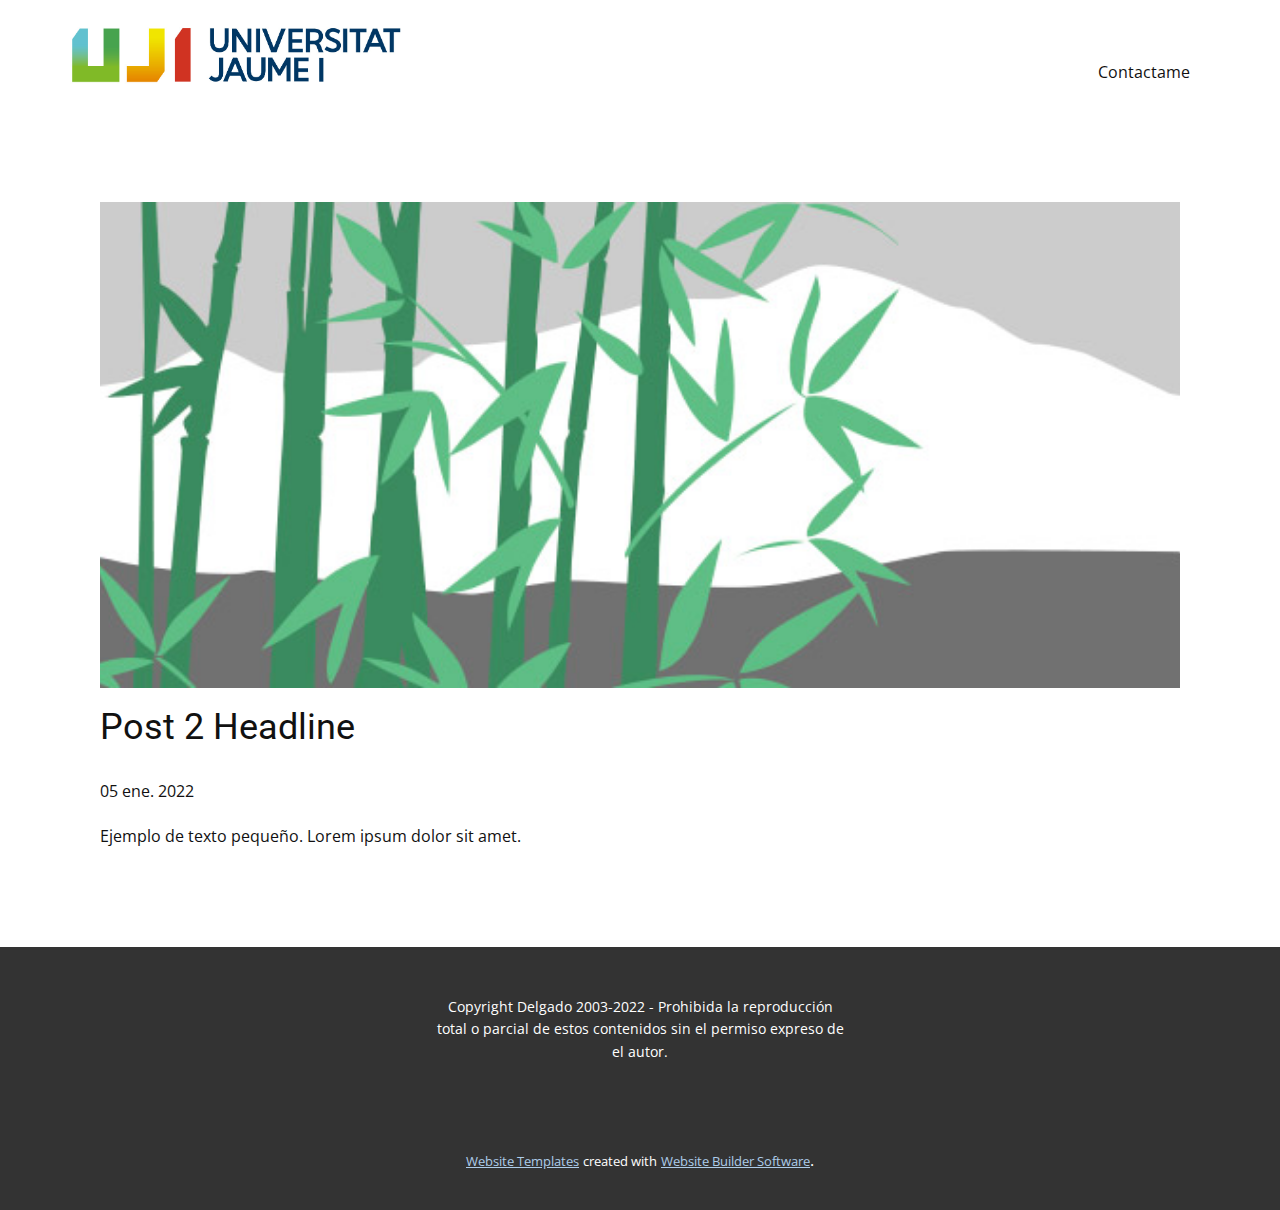
<file: blog/enviar-1.html>
<!doctype html>
<html style="font-size: 16px;"><head>
    <meta name="viewport" content="width=device-width, initial-scale=1.0">
    <meta charset="utf-8">
    <meta name="keywords" content="Post 1 Headline">
    <meta name="description" content="">
    <meta name="page_type" content="np-template-header-footer-from-plugin">
    <title>Post 2 Headline</title>
    <link rel="stylesheet" href="../nicepage.css" media="screen">
<link rel="stylesheet" href="../Post-Template.css" media="screen">
    <script class="u-script" type="text/javascript" src="../jquery.js" defer=""></script>
    <script class="u-script" type="text/javascript" src="../nicepage.js" defer=""></script>
    <meta name="generator" content="Nicepage 4.2.6, nicepage.com">
    <link id="u-theme-google-font" rel="stylesheet" href="https://fonts.googleapis.com/css?family=Roboto:100,100i,300,300i,400,400i,500,500i,700,700i,900,900i|Open+Sans:300,300i,400,400i,600,600i,700,700i,800,800i">
    
    
    <script type="application/ld+json">{
		"@context": "http://schema.org",
		"@type": "Organization",
		"name": "",
		"logo": "images/marca-uji-color.jpg"
}</script>
    <meta name="theme-color" content="#478ac9">
  </head>
  <body class="u-body"><header class="u-clearfix u-header u-header" id="sec-814b"><div class="u-clearfix u-sheet u-valign-middle u-sheet-1">
        <a href="https://nicepage.com" class="u-image u-logo u-image-1" data-image-width="1081" data-image-height="206">
          <img src="../images/marca-uji-color.jpg" class="u-logo-image u-logo-image-1">
        </a>
        <nav class="u-menu u-menu-dropdown u-offcanvas u-menu-1">
          <div class="menu-collapse" style="font-size: 1rem; letter-spacing: 0px;">
            <a class="u-button-style u-custom-left-right-menu-spacing u-custom-padding-bottom u-custom-top-bottom-menu-spacing u-nav-link u-text-active-palette-1-base u-text-hover-palette-2-base" href="#">
              <svg viewBox="0 0 24 24"><use xmlns:xlink="http://www.w3.org/1999/xlink" xlink:href="#menu-hamburger"></use></svg>
              <svg version="1.1" xmlns="http://www.w3.org/2000/svg" xmlns:xlink="http://www.w3.org/1999/xlink"><defs><symbol id="menu-hamburger" viewBox="0 0 16 16" style="width: 16px; height: 16px;"><rect y="1" width="16" height="2"></rect><rect y="7" width="16" height="2"></rect><rect y="13" width="16" height="2"></rect>
</symbol>
</defs></svg>
            </a>
          </div>
          <div class="u-custom-menu u-nav-container">
            <ul class="u-nav u-unstyled u-nav-1"><li class="u-nav-item"><a class="u-button-style u-nav-link u-text-active-palette-1-base u-text-hover-palette-2-base" href="../mailto:jaimealcayna@gmail.com?subject=contactame" style="padding: 10px 20px;">Contactame</a>
</li></ul>
          </div>
          <div class="u-custom-menu u-nav-container-collapse">
            <div class="u-black u-container-style u-inner-container-layout u-opacity u-opacity-95 u-sidenav">
              <div class="u-inner-container-layout u-sidenav-overflow">
                <div class="u-menu-close"></div>
                <ul class="u-align-center u-nav u-popupmenu-items u-unstyled u-nav-2"><li class="u-nav-item"><a class="u-button-style u-nav-link" href="../mailto:jaimealcayna@gmail.com?subject=contactame" style="padding: 10px 20px;">Contactame</a>
</li></ul>
              </div>
            </div>
            <div class="u-black u-menu-overlay u-opacity u-opacity-70"></div>
          </div>
        </nav>
      </div></header>
    <section class="u-align-center u-clearfix u-section-1" id="sec-4444">
      <div class="u-clearfix u-sheet u-valign-middle-md u-valign-middle-sm u-valign-middle-xs u-sheet-1"><!--post_details--><!--post_details_options_json--><!--{"source":""}--><!--/post_details_options_json--><!--blog_post-->
        <div class="u-container-style u-expanded-width u-post-details u-post-details-1">
          <div class="u-container-layout u-valign-middle u-container-layout-1"><!--blog_post_image-->
            <img alt="" class="u-blog-control u-expanded-width u-image u-image-default u-image-1" src="[data-uri]"><!--/blog_post_image--><!--blog_post_header-->
            <h2 class="u-blog-control u-text u-text-1">Post 2 Headline</h2><!--/blog_post_header--><!--blog_post_metadata-->
            <div class="u-blog-control u-metadata u-metadata-1"><!--blog_post_metadata_date-->
              <span class="u-meta-date u-meta-icon">05 ene. 2022</span><!--/blog_post_metadata_date--><!--blog_post_metadata_category-->
              <!--/blog_post_metadata_category--><!--blog_post_metadata_comments-->
              <!--/blog_post_metadata_comments-->
            </div><!--/blog_post_metadata--><!--blog_post_content-->
            <div class="u-align-justify u-blog-control u-post-content u-text u-text-2 fr-view">
  Ejemplo de texto pequeño. Lorem ipsum dolor sit amet.
  </div><!--/blog_post_content-->
          </div>
        </div><!--/blog_post--><!--/post_details-->
      </div>
    </section>
    
    
    <footer class="u-align-center u-clearfix u-footer u-grey-80 u-footer" id="sec-6f64"><div class="u-clearfix u-sheet u-sheet-1">
        <p class="u-small-text u-text u-text-variant u-text-1">Copyright Delgado 2003-2022 - Prohibida la reproducción total o parcial de estos contenidos sin el permiso expreso de el autor.</p>
      </div></footer>
    <section class="u-backlink u-clearfix u-grey-80">
      <a class="u-link" href="https://nicepage.com/website-templates" target="_blank">
        <span>Website Templates</span>
      </a>
      <p class="u-text">
        <span>created with</span>
      </p>
      <a class="u-link" href="" target="_blank">
        <span>Website Builder Software</span>
      </a>. 
    </section>
  
</body></html>
</file>
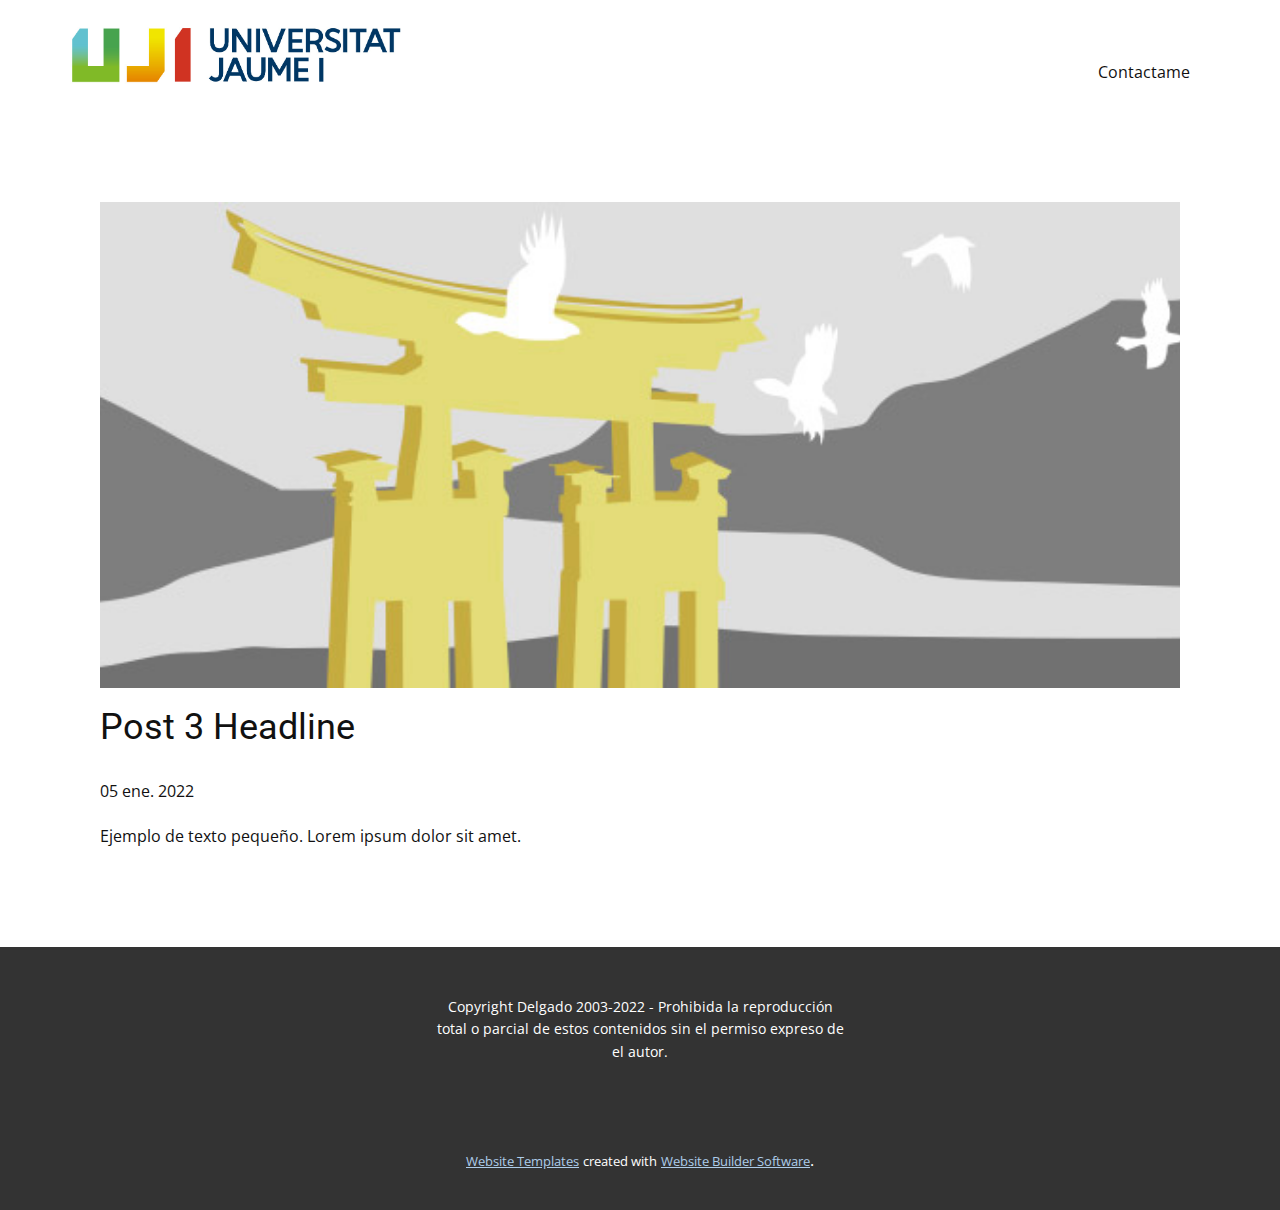
<file: blog/enviar-2.html>
<!doctype html>
<html style="font-size: 16px;"><head>
    <meta name="viewport" content="width=device-width, initial-scale=1.0">
    <meta charset="utf-8">
    <meta name="keywords" content="Post 1 Headline">
    <meta name="description" content="">
    <meta name="page_type" content="np-template-header-footer-from-plugin">
    <title>Post 3 Headline</title>
    <link rel="stylesheet" href="../nicepage.css" media="screen">
<link rel="stylesheet" href="../Post-Template.css" media="screen">
    <script class="u-script" type="text/javascript" src="../jquery.js" defer=""></script>
    <script class="u-script" type="text/javascript" src="../nicepage.js" defer=""></script>
    <meta name="generator" content="Nicepage 4.2.6, nicepage.com">
    <link id="u-theme-google-font" rel="stylesheet" href="https://fonts.googleapis.com/css?family=Roboto:100,100i,300,300i,400,400i,500,500i,700,700i,900,900i|Open+Sans:300,300i,400,400i,600,600i,700,700i,800,800i">
    
    
    <script type="application/ld+json">{
		"@context": "http://schema.org",
		"@type": "Organization",
		"name": "",
		"logo": "images/marca-uji-color.jpg"
}</script>
    <meta name="theme-color" content="#478ac9">
  </head>
  <body class="u-body"><header class="u-clearfix u-header u-header" id="sec-814b"><div class="u-clearfix u-sheet u-valign-middle u-sheet-1">
        <a href="https://nicepage.com" class="u-image u-logo u-image-1" data-image-width="1081" data-image-height="206">
          <img src="../images/marca-uji-color.jpg" class="u-logo-image u-logo-image-1">
        </a>
        <nav class="u-menu u-menu-dropdown u-offcanvas u-menu-1">
          <div class="menu-collapse" style="font-size: 1rem; letter-spacing: 0px;">
            <a class="u-button-style u-custom-left-right-menu-spacing u-custom-padding-bottom u-custom-top-bottom-menu-spacing u-nav-link u-text-active-palette-1-base u-text-hover-palette-2-base" href="#">
              <svg viewBox="0 0 24 24"><use xmlns:xlink="http://www.w3.org/1999/xlink" xlink:href="#menu-hamburger"></use></svg>
              <svg version="1.1" xmlns="http://www.w3.org/2000/svg" xmlns:xlink="http://www.w3.org/1999/xlink"><defs><symbol id="menu-hamburger" viewBox="0 0 16 16" style="width: 16px; height: 16px;"><rect y="1" width="16" height="2"></rect><rect y="7" width="16" height="2"></rect><rect y="13" width="16" height="2"></rect>
</symbol>
</defs></svg>
            </a>
          </div>
          <div class="u-custom-menu u-nav-container">
            <ul class="u-nav u-unstyled u-nav-1"><li class="u-nav-item"><a class="u-button-style u-nav-link u-text-active-palette-1-base u-text-hover-palette-2-base" href="../mailto:jaimealcayna@gmail.com?subject=contactame" style="padding: 10px 20px;">Contactame</a>
</li></ul>
          </div>
          <div class="u-custom-menu u-nav-container-collapse">
            <div class="u-black u-container-style u-inner-container-layout u-opacity u-opacity-95 u-sidenav">
              <div class="u-inner-container-layout u-sidenav-overflow">
                <div class="u-menu-close"></div>
                <ul class="u-align-center u-nav u-popupmenu-items u-unstyled u-nav-2"><li class="u-nav-item"><a class="u-button-style u-nav-link" href="../mailto:jaimealcayna@gmail.com?subject=contactame" style="padding: 10px 20px;">Contactame</a>
</li></ul>
              </div>
            </div>
            <div class="u-black u-menu-overlay u-opacity u-opacity-70"></div>
          </div>
        </nav>
      </div></header>
    <section class="u-align-center u-clearfix u-section-1" id="sec-4444">
      <div class="u-clearfix u-sheet u-valign-middle-md u-valign-middle-sm u-valign-middle-xs u-sheet-1"><!--post_details--><!--post_details_options_json--><!--{"source":""}--><!--/post_details_options_json--><!--blog_post-->
        <div class="u-container-style u-expanded-width u-post-details u-post-details-1">
          <div class="u-container-layout u-valign-middle u-container-layout-1"><!--blog_post_image-->
            <img alt="" class="u-blog-control u-expanded-width u-image u-image-default u-image-1" src="[data-uri]"><!--/blog_post_image--><!--blog_post_header-->
            <h2 class="u-blog-control u-text u-text-1">Post 3 Headline</h2><!--/blog_post_header--><!--blog_post_metadata-->
            <div class="u-blog-control u-metadata u-metadata-1"><!--blog_post_metadata_date-->
              <span class="u-meta-date u-meta-icon">05 ene. 2022</span><!--/blog_post_metadata_date--><!--blog_post_metadata_category-->
              <!--/blog_post_metadata_category--><!--blog_post_metadata_comments-->
              <!--/blog_post_metadata_comments-->
            </div><!--/blog_post_metadata--><!--blog_post_content-->
            <div class="u-align-justify u-blog-control u-post-content u-text u-text-2 fr-view">
  Ejemplo de texto pequeño. Lorem ipsum dolor sit amet.
  </div><!--/blog_post_content-->
          </div>
        </div><!--/blog_post--><!--/post_details-->
      </div>
    </section>
    
    
    <footer class="u-align-center u-clearfix u-footer u-grey-80 u-footer" id="sec-6f64"><div class="u-clearfix u-sheet u-sheet-1">
        <p class="u-small-text u-text u-text-variant u-text-1">Copyright Delgado 2003-2022 - Prohibida la reproducción total o parcial de estos contenidos sin el permiso expreso de el autor.</p>
      </div></footer>
    <section class="u-backlink u-clearfix u-grey-80">
      <a class="u-link" href="https://nicepage.com/website-templates" target="_blank">
        <span>Website Templates</span>
      </a>
      <p class="u-text">
        <span>created with</span>
      </p>
      <a class="u-link" href="" target="_blank">
        <span>Website Builder Software</span>
      </a>. 
    </section>
  
</body></html>
</file>
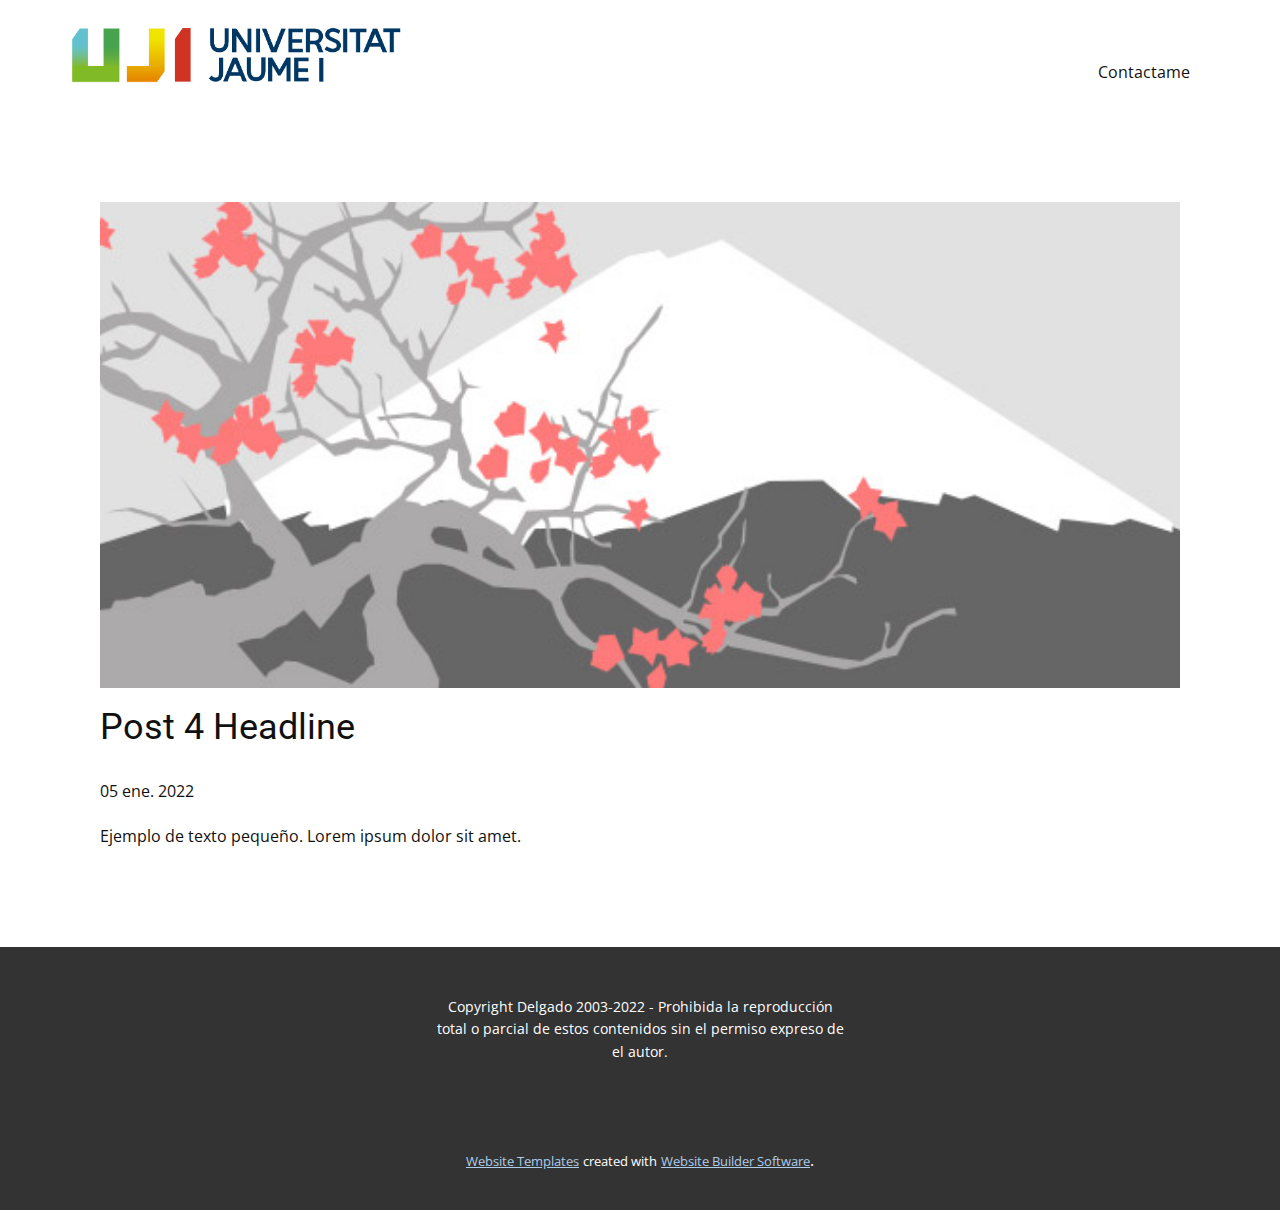
<file: blog/enviar-3.html>
<!doctype html>
<html style="font-size: 16px;"><head>
    <meta name="viewport" content="width=device-width, initial-scale=1.0">
    <meta charset="utf-8">
    <meta name="keywords" content="Post 1 Headline">
    <meta name="description" content="">
    <meta name="page_type" content="np-template-header-footer-from-plugin">
    <title>Post 4 Headline</title>
    <link rel="stylesheet" href="../nicepage.css" media="screen">
<link rel="stylesheet" href="../Post-Template.css" media="screen">
    <script class="u-script" type="text/javascript" src="../jquery.js" defer=""></script>
    <script class="u-script" type="text/javascript" src="../nicepage.js" defer=""></script>
    <meta name="generator" content="Nicepage 4.2.6, nicepage.com">
    <link id="u-theme-google-font" rel="stylesheet" href="https://fonts.googleapis.com/css?family=Roboto:100,100i,300,300i,400,400i,500,500i,700,700i,900,900i|Open+Sans:300,300i,400,400i,600,600i,700,700i,800,800i">
    
    
    <script type="application/ld+json">{
		"@context": "http://schema.org",
		"@type": "Organization",
		"name": "",
		"logo": "images/marca-uji-color.jpg"
}</script>
    <meta name="theme-color" content="#478ac9">
  </head>
  <body class="u-body"><header class="u-clearfix u-header u-header" id="sec-814b"><div class="u-clearfix u-sheet u-valign-middle u-sheet-1">
        <a href="https://nicepage.com" class="u-image u-logo u-image-1" data-image-width="1081" data-image-height="206">
          <img src="../images/marca-uji-color.jpg" class="u-logo-image u-logo-image-1">
        </a>
        <nav class="u-menu u-menu-dropdown u-offcanvas u-menu-1">
          <div class="menu-collapse" style="font-size: 1rem; letter-spacing: 0px;">
            <a class="u-button-style u-custom-left-right-menu-spacing u-custom-padding-bottom u-custom-top-bottom-menu-spacing u-nav-link u-text-active-palette-1-base u-text-hover-palette-2-base" href="#">
              <svg viewBox="0 0 24 24"><use xmlns:xlink="http://www.w3.org/1999/xlink" xlink:href="#menu-hamburger"></use></svg>
              <svg version="1.1" xmlns="http://www.w3.org/2000/svg" xmlns:xlink="http://www.w3.org/1999/xlink"><defs><symbol id="menu-hamburger" viewBox="0 0 16 16" style="width: 16px; height: 16px;"><rect y="1" width="16" height="2"></rect><rect y="7" width="16" height="2"></rect><rect y="13" width="16" height="2"></rect>
</symbol>
</defs></svg>
            </a>
          </div>
          <div class="u-custom-menu u-nav-container">
            <ul class="u-nav u-unstyled u-nav-1"><li class="u-nav-item"><a class="u-button-style u-nav-link u-text-active-palette-1-base u-text-hover-palette-2-base" href="../mailto:jaimealcayna@gmail.com?subject=contactame" style="padding: 10px 20px;">Contactame</a>
</li></ul>
          </div>
          <div class="u-custom-menu u-nav-container-collapse">
            <div class="u-black u-container-style u-inner-container-layout u-opacity u-opacity-95 u-sidenav">
              <div class="u-inner-container-layout u-sidenav-overflow">
                <div class="u-menu-close"></div>
                <ul class="u-align-center u-nav u-popupmenu-items u-unstyled u-nav-2"><li class="u-nav-item"><a class="u-button-style u-nav-link" href="../mailto:jaimealcayna@gmail.com?subject=contactame" style="padding: 10px 20px;">Contactame</a>
</li></ul>
              </div>
            </div>
            <div class="u-black u-menu-overlay u-opacity u-opacity-70"></div>
          </div>
        </nav>
      </div></header>
    <section class="u-align-center u-clearfix u-section-1" id="sec-4444">
      <div class="u-clearfix u-sheet u-valign-middle-md u-valign-middle-sm u-valign-middle-xs u-sheet-1"><!--post_details--><!--post_details_options_json--><!--{"source":""}--><!--/post_details_options_json--><!--blog_post-->
        <div class="u-container-style u-expanded-width u-post-details u-post-details-1">
          <div class="u-container-layout u-valign-middle u-container-layout-1"><!--blog_post_image-->
            <img alt="" class="u-blog-control u-expanded-width u-image u-image-default u-image-1" src="[data-uri]"><!--/blog_post_image--><!--blog_post_header-->
            <h2 class="u-blog-control u-text u-text-1">Post 4 Headline</h2><!--/blog_post_header--><!--blog_post_metadata-->
            <div class="u-blog-control u-metadata u-metadata-1"><!--blog_post_metadata_date-->
              <span class="u-meta-date u-meta-icon">05 ene. 2022</span><!--/blog_post_metadata_date--><!--blog_post_metadata_category-->
              <!--/blog_post_metadata_category--><!--blog_post_metadata_comments-->
              <!--/blog_post_metadata_comments-->
            </div><!--/blog_post_metadata--><!--blog_post_content-->
            <div class="u-align-justify u-blog-control u-post-content u-text u-text-2 fr-view">
  Ejemplo de texto pequeño. Lorem ipsum dolor sit amet.
  </div><!--/blog_post_content-->
          </div>
        </div><!--/blog_post--><!--/post_details-->
      </div>
    </section>
    
    
    <footer class="u-align-center u-clearfix u-footer u-grey-80 u-footer" id="sec-6f64"><div class="u-clearfix u-sheet u-sheet-1">
        <p class="u-small-text u-text u-text-variant u-text-1">Copyright Delgado 2003-2022 - Prohibida la reproducción total o parcial de estos contenidos sin el permiso expreso de el autor.</p>
      </div></footer>
    <section class="u-backlink u-clearfix u-grey-80">
      <a class="u-link" href="https://nicepage.com/website-templates" target="_blank">
        <span>Website Templates</span>
      </a>
      <p class="u-text">
        <span>created with</span>
      </p>
      <a class="u-link" href="" target="_blank">
        <span>Website Builder Software</span>
      </a>. 
    </section>
  
</body></html>
</file>
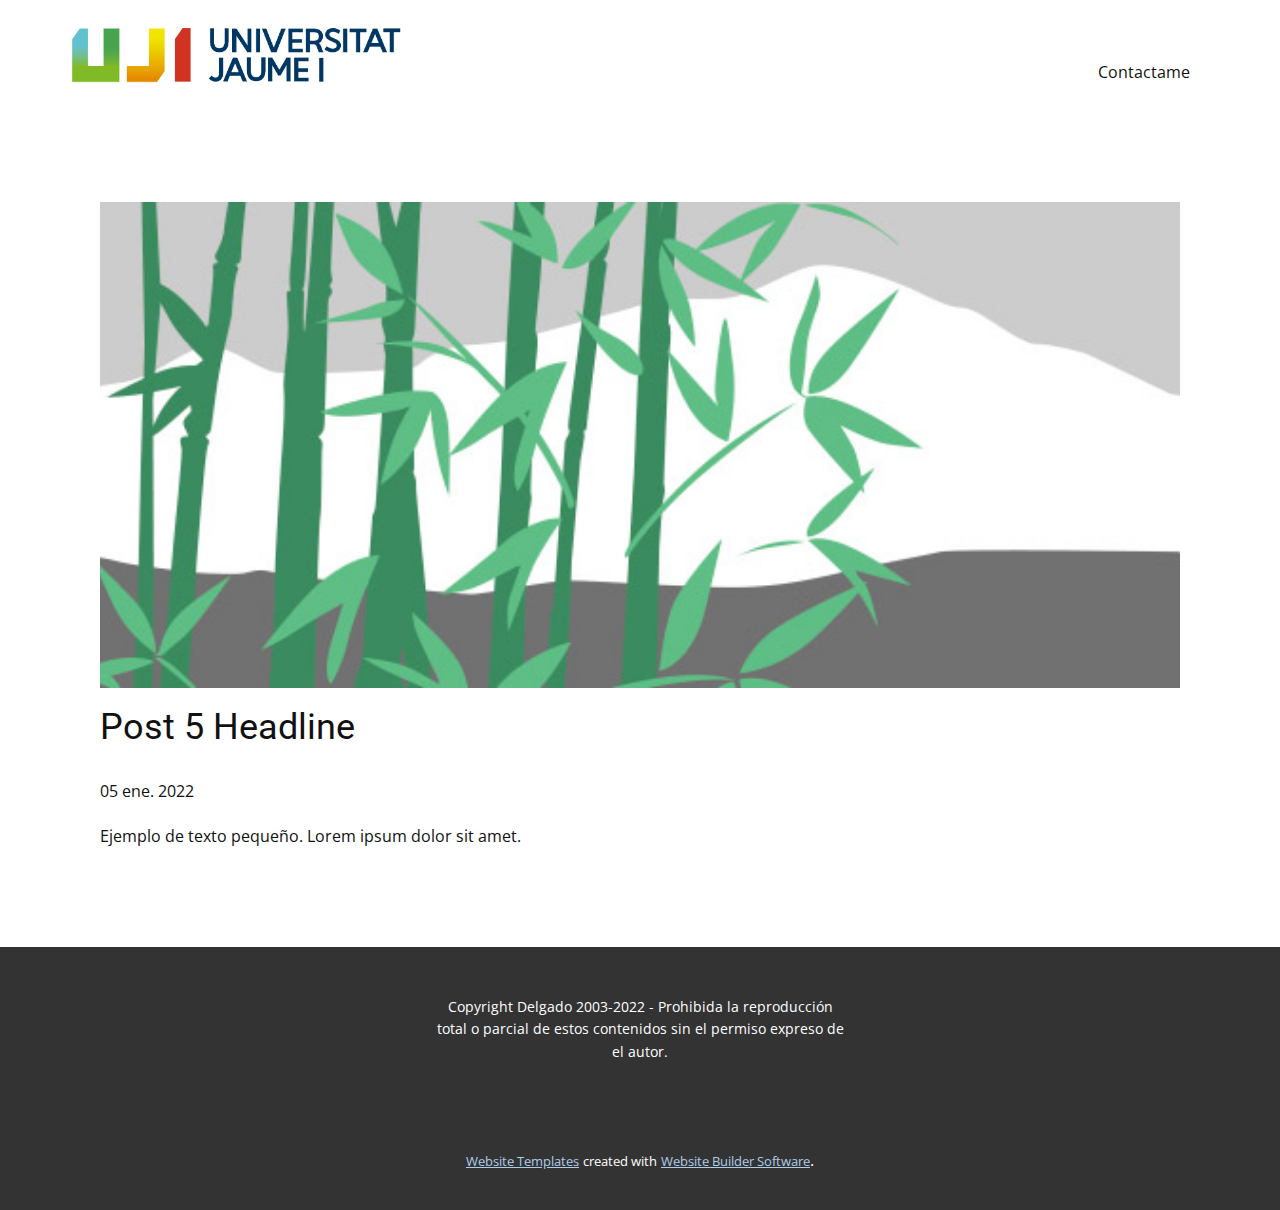
<file: blog/enviar-4.html>
<!doctype html>
<html style="font-size: 16px;"><head>
    <meta name="viewport" content="width=device-width, initial-scale=1.0">
    <meta charset="utf-8">
    <meta name="keywords" content="Post 1 Headline">
    <meta name="description" content="">
    <meta name="page_type" content="np-template-header-footer-from-plugin">
    <title>Post 5 Headline</title>
    <link rel="stylesheet" href="../nicepage.css" media="screen">
<link rel="stylesheet" href="../Post-Template.css" media="screen">
    <script class="u-script" type="text/javascript" src="../jquery.js" defer=""></script>
    <script class="u-script" type="text/javascript" src="../nicepage.js" defer=""></script>
    <meta name="generator" content="Nicepage 4.2.6, nicepage.com">
    <link id="u-theme-google-font" rel="stylesheet" href="https://fonts.googleapis.com/css?family=Roboto:100,100i,300,300i,400,400i,500,500i,700,700i,900,900i|Open+Sans:300,300i,400,400i,600,600i,700,700i,800,800i">
    
    
    <script type="application/ld+json">{
		"@context": "http://schema.org",
		"@type": "Organization",
		"name": "",
		"logo": "images/marca-uji-color.jpg"
}</script>
    <meta name="theme-color" content="#478ac9">
  </head>
  <body class="u-body"><header class="u-clearfix u-header u-header" id="sec-814b"><div class="u-clearfix u-sheet u-valign-middle u-sheet-1">
        <a href="https://nicepage.com" class="u-image u-logo u-image-1" data-image-width="1081" data-image-height="206">
          <img src="../images/marca-uji-color.jpg" class="u-logo-image u-logo-image-1">
        </a>
        <nav class="u-menu u-menu-dropdown u-offcanvas u-menu-1">
          <div class="menu-collapse" style="font-size: 1rem; letter-spacing: 0px;">
            <a class="u-button-style u-custom-left-right-menu-spacing u-custom-padding-bottom u-custom-top-bottom-menu-spacing u-nav-link u-text-active-palette-1-base u-text-hover-palette-2-base" href="#">
              <svg viewBox="0 0 24 24"><use xmlns:xlink="http://www.w3.org/1999/xlink" xlink:href="#menu-hamburger"></use></svg>
              <svg version="1.1" xmlns="http://www.w3.org/2000/svg" xmlns:xlink="http://www.w3.org/1999/xlink"><defs><symbol id="menu-hamburger" viewBox="0 0 16 16" style="width: 16px; height: 16px;"><rect y="1" width="16" height="2"></rect><rect y="7" width="16" height="2"></rect><rect y="13" width="16" height="2"></rect>
</symbol>
</defs></svg>
            </a>
          </div>
          <div class="u-custom-menu u-nav-container">
            <ul class="u-nav u-unstyled u-nav-1"><li class="u-nav-item"><a class="u-button-style u-nav-link u-text-active-palette-1-base u-text-hover-palette-2-base" href="../mailto:jaimealcayna@gmail.com?subject=contactame" style="padding: 10px 20px;">Contactame</a>
</li></ul>
          </div>
          <div class="u-custom-menu u-nav-container-collapse">
            <div class="u-black u-container-style u-inner-container-layout u-opacity u-opacity-95 u-sidenav">
              <div class="u-inner-container-layout u-sidenav-overflow">
                <div class="u-menu-close"></div>
                <ul class="u-align-center u-nav u-popupmenu-items u-unstyled u-nav-2"><li class="u-nav-item"><a class="u-button-style u-nav-link" href="../mailto:jaimealcayna@gmail.com?subject=contactame" style="padding: 10px 20px;">Contactame</a>
</li></ul>
              </div>
            </div>
            <div class="u-black u-menu-overlay u-opacity u-opacity-70"></div>
          </div>
        </nav>
      </div></header>
    <section class="u-align-center u-clearfix u-section-1" id="sec-4444">
      <div class="u-clearfix u-sheet u-valign-middle-md u-valign-middle-sm u-valign-middle-xs u-sheet-1"><!--post_details--><!--post_details_options_json--><!--{"source":""}--><!--/post_details_options_json--><!--blog_post-->
        <div class="u-container-style u-expanded-width u-post-details u-post-details-1">
          <div class="u-container-layout u-valign-middle u-container-layout-1"><!--blog_post_image-->
            <img alt="" class="u-blog-control u-expanded-width u-image u-image-default u-image-1" src="[data-uri]"><!--/blog_post_image--><!--blog_post_header-->
            <h2 class="u-blog-control u-text u-text-1">Post 5 Headline</h2><!--/blog_post_header--><!--blog_post_metadata-->
            <div class="u-blog-control u-metadata u-metadata-1"><!--blog_post_metadata_date-->
              <span class="u-meta-date u-meta-icon">05 ene. 2022</span><!--/blog_post_metadata_date--><!--blog_post_metadata_category-->
              <!--/blog_post_metadata_category--><!--blog_post_metadata_comments-->
              <!--/blog_post_metadata_comments-->
            </div><!--/blog_post_metadata--><!--blog_post_content-->
            <div class="u-align-justify u-blog-control u-post-content u-text u-text-2 fr-view">
  Ejemplo de texto pequeño. Lorem ipsum dolor sit amet.
  </div><!--/blog_post_content-->
          </div>
        </div><!--/blog_post--><!--/post_details-->
      </div>
    </section>
    
    
    <footer class="u-align-center u-clearfix u-footer u-grey-80 u-footer" id="sec-6f64"><div class="u-clearfix u-sheet u-sheet-1">
        <p class="u-small-text u-text u-text-variant u-text-1">Copyright Delgado 2003-2022 - Prohibida la reproducción total o parcial de estos contenidos sin el permiso expreso de el autor.</p>
      </div></footer>
    <section class="u-backlink u-clearfix u-grey-80">
      <a class="u-link" href="https://nicepage.com/website-templates" target="_blank">
        <span>Website Templates</span>
      </a>
      <p class="u-text">
        <span>created with</span>
      </p>
      <a class="u-link" href="" target="_blank">
        <span>Website Builder Software</span>
      </a>. 
    </section>
  
</body></html>
</file>
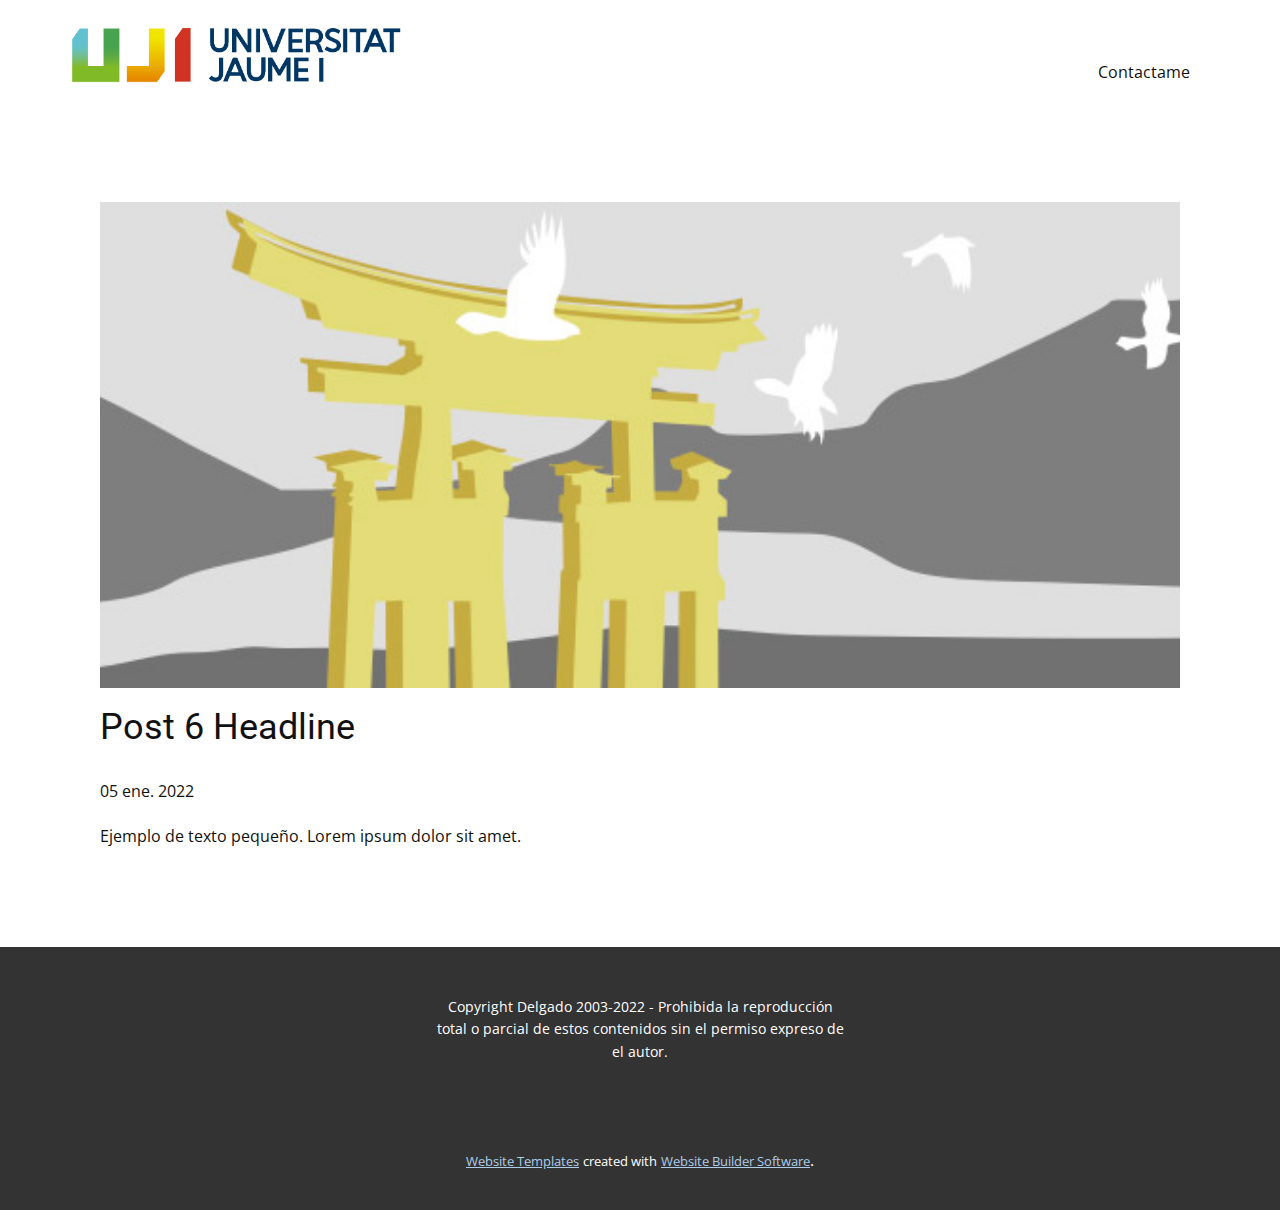
<file: blog/enviar-5.html>
<!doctype html>
<html style="font-size: 16px;"><head>
    <meta name="viewport" content="width=device-width, initial-scale=1.0">
    <meta charset="utf-8">
    <meta name="keywords" content="Post 1 Headline">
    <meta name="description" content="">
    <meta name="page_type" content="np-template-header-footer-from-plugin">
    <title>Post 6 Headline</title>
    <link rel="stylesheet" href="../nicepage.css" media="screen">
<link rel="stylesheet" href="../Post-Template.css" media="screen">
    <script class="u-script" type="text/javascript" src="../jquery.js" defer=""></script>
    <script class="u-script" type="text/javascript" src="../nicepage.js" defer=""></script>
    <meta name="generator" content="Nicepage 4.2.6, nicepage.com">
    <link id="u-theme-google-font" rel="stylesheet" href="https://fonts.googleapis.com/css?family=Roboto:100,100i,300,300i,400,400i,500,500i,700,700i,900,900i|Open+Sans:300,300i,400,400i,600,600i,700,700i,800,800i">
    
    
    <script type="application/ld+json">{
		"@context": "http://schema.org",
		"@type": "Organization",
		"name": "",
		"logo": "images/marca-uji-color.jpg"
}</script>
    <meta name="theme-color" content="#478ac9">
  </head>
  <body class="u-body"><header class="u-clearfix u-header u-header" id="sec-814b"><div class="u-clearfix u-sheet u-valign-middle u-sheet-1">
        <a href="https://nicepage.com" class="u-image u-logo u-image-1" data-image-width="1081" data-image-height="206">
          <img src="../images/marca-uji-color.jpg" class="u-logo-image u-logo-image-1">
        </a>
        <nav class="u-menu u-menu-dropdown u-offcanvas u-menu-1">
          <div class="menu-collapse" style="font-size: 1rem; letter-spacing: 0px;">
            <a class="u-button-style u-custom-left-right-menu-spacing u-custom-padding-bottom u-custom-top-bottom-menu-spacing u-nav-link u-text-active-palette-1-base u-text-hover-palette-2-base" href="#">
              <svg viewBox="0 0 24 24"><use xmlns:xlink="http://www.w3.org/1999/xlink" xlink:href="#menu-hamburger"></use></svg>
              <svg version="1.1" xmlns="http://www.w3.org/2000/svg" xmlns:xlink="http://www.w3.org/1999/xlink"><defs><symbol id="menu-hamburger" viewBox="0 0 16 16" style="width: 16px; height: 16px;"><rect y="1" width="16" height="2"></rect><rect y="7" width="16" height="2"></rect><rect y="13" width="16" height="2"></rect>
</symbol>
</defs></svg>
            </a>
          </div>
          <div class="u-custom-menu u-nav-container">
            <ul class="u-nav u-unstyled u-nav-1"><li class="u-nav-item"><a class="u-button-style u-nav-link u-text-active-palette-1-base u-text-hover-palette-2-base" href="../mailto:jaimealcayna@gmail.com?subject=contactame" style="padding: 10px 20px;">Contactame</a>
</li></ul>
          </div>
          <div class="u-custom-menu u-nav-container-collapse">
            <div class="u-black u-container-style u-inner-container-layout u-opacity u-opacity-95 u-sidenav">
              <div class="u-inner-container-layout u-sidenav-overflow">
                <div class="u-menu-close"></div>
                <ul class="u-align-center u-nav u-popupmenu-items u-unstyled u-nav-2"><li class="u-nav-item"><a class="u-button-style u-nav-link" href="../mailto:jaimealcayna@gmail.com?subject=contactame" style="padding: 10px 20px;">Contactame</a>
</li></ul>
              </div>
            </div>
            <div class="u-black u-menu-overlay u-opacity u-opacity-70"></div>
          </div>
        </nav>
      </div></header>
    <section class="u-align-center u-clearfix u-section-1" id="sec-4444">
      <div class="u-clearfix u-sheet u-valign-middle-md u-valign-middle-sm u-valign-middle-xs u-sheet-1"><!--post_details--><!--post_details_options_json--><!--{"source":""}--><!--/post_details_options_json--><!--blog_post-->
        <div class="u-container-style u-expanded-width u-post-details u-post-details-1">
          <div class="u-container-layout u-valign-middle u-container-layout-1"><!--blog_post_image-->
            <img alt="" class="u-blog-control u-expanded-width u-image u-image-default u-image-1" src="[data-uri]"><!--/blog_post_image--><!--blog_post_header-->
            <h2 class="u-blog-control u-text u-text-1">Post 6 Headline</h2><!--/blog_post_header--><!--blog_post_metadata-->
            <div class="u-blog-control u-metadata u-metadata-1"><!--blog_post_metadata_date-->
              <span class="u-meta-date u-meta-icon">05 ene. 2022</span><!--/blog_post_metadata_date--><!--blog_post_metadata_category-->
              <!--/blog_post_metadata_category--><!--blog_post_metadata_comments-->
              <!--/blog_post_metadata_comments-->
            </div><!--/blog_post_metadata--><!--blog_post_content-->
            <div class="u-align-justify u-blog-control u-post-content u-text u-text-2 fr-view">
  Ejemplo de texto pequeño. Lorem ipsum dolor sit amet.
  </div><!--/blog_post_content-->
          </div>
        </div><!--/blog_post--><!--/post_details-->
      </div>
    </section>
    
    
    <footer class="u-align-center u-clearfix u-footer u-grey-80 u-footer" id="sec-6f64"><div class="u-clearfix u-sheet u-sheet-1">
        <p class="u-small-text u-text u-text-variant u-text-1">Copyright Delgado 2003-2022 - Prohibida la reproducción total o parcial de estos contenidos sin el permiso expreso de el autor.</p>
      </div></footer>
    <section class="u-backlink u-clearfix u-grey-80">
      <a class="u-link" href="https://nicepage.com/website-templates" target="_blank">
        <span>Website Templates</span>
      </a>
      <p class="u-text">
        <span>created with</span>
      </p>
      <a class="u-link" href="" target="_blank">
        <span>Website Builder Software</span>
      </a>. 
    </section>
  
</body></html>
</file>
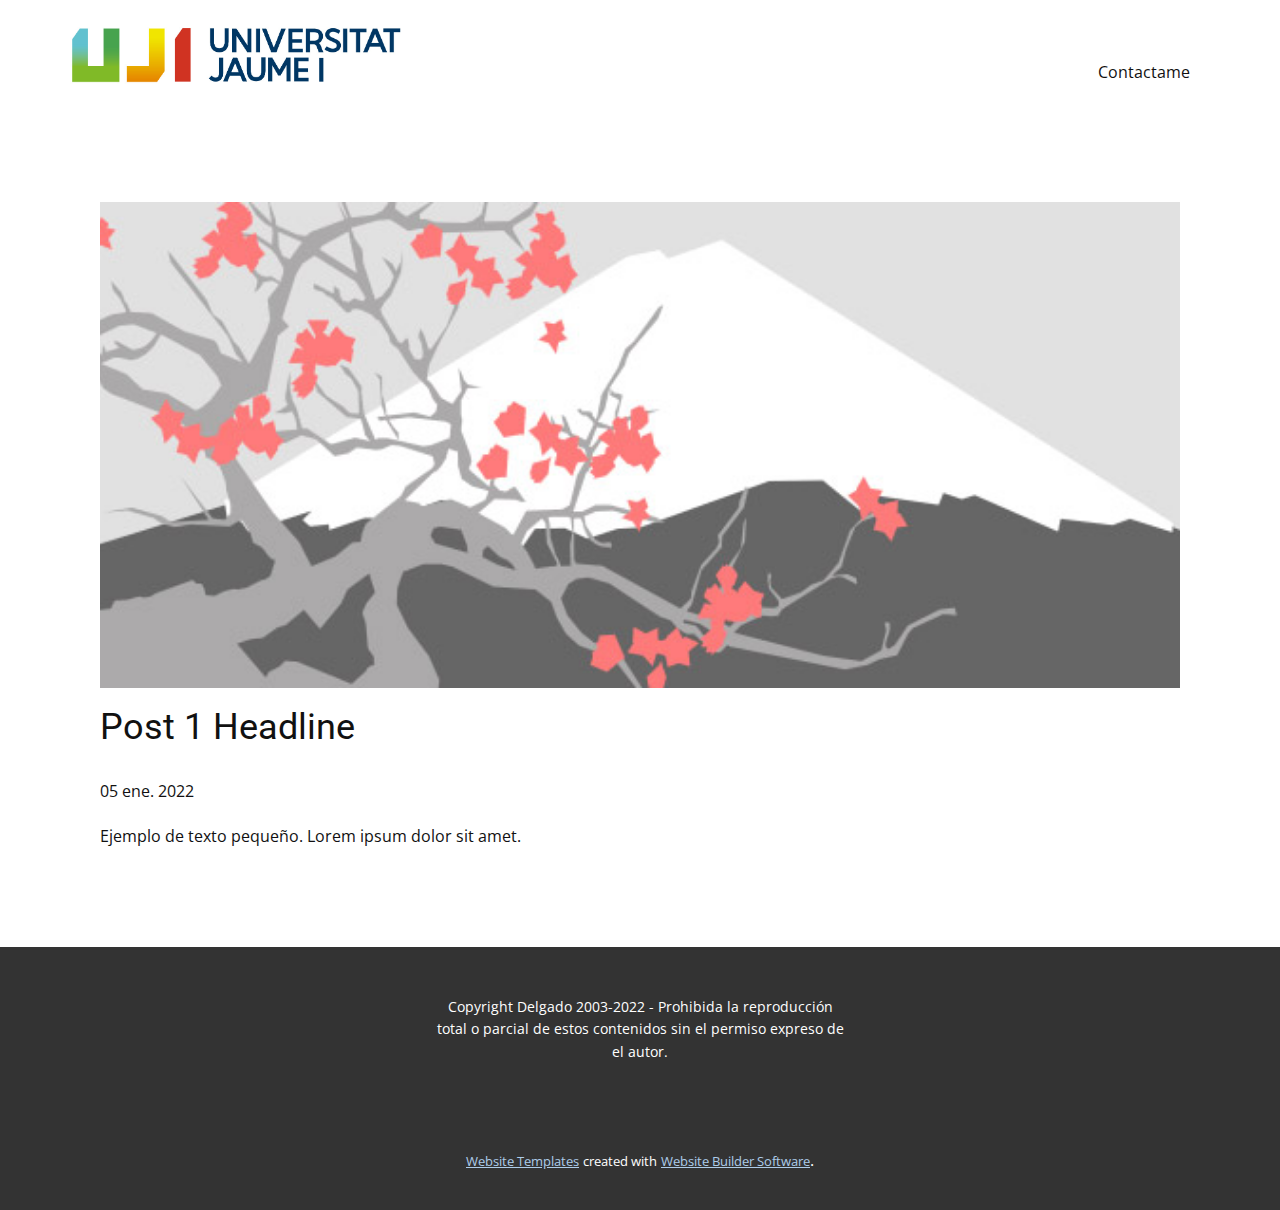
<file: blog/enviar.html>
<!doctype html>
<html style="font-size: 16px;"><head>
    <meta name="viewport" content="width=device-width, initial-scale=1.0">
    <meta charset="utf-8">
    <meta name="keywords" content="Post 1 Headline">
    <meta name="description" content="">
    <meta name="page_type" content="np-template-header-footer-from-plugin">
    <title>Post 1 Headline</title>
    <link rel="stylesheet" href="../nicepage.css" media="screen">
<link rel="stylesheet" href="../Post-Template.css" media="screen">
    <script class="u-script" type="text/javascript" src="../jquery.js" defer=""></script>
    <script class="u-script" type="text/javascript" src="../nicepage.js" defer=""></script>
    <meta name="generator" content="Nicepage 4.2.6, nicepage.com">
    <link id="u-theme-google-font" rel="stylesheet" href="https://fonts.googleapis.com/css?family=Roboto:100,100i,300,300i,400,400i,500,500i,700,700i,900,900i|Open+Sans:300,300i,400,400i,600,600i,700,700i,800,800i">
    
    
    <script type="application/ld+json">{
		"@context": "http://schema.org",
		"@type": "Organization",
		"name": "",
		"logo": "images/marca-uji-color.jpg"
}</script>
    <meta name="theme-color" content="#478ac9">
  </head>
  <body class="u-body"><header class="u-clearfix u-header u-header" id="sec-814b"><div class="u-clearfix u-sheet u-valign-middle u-sheet-1">
        <a href="https://nicepage.com" class="u-image u-logo u-image-1" data-image-width="1081" data-image-height="206">
          <img src="../images/marca-uji-color.jpg" class="u-logo-image u-logo-image-1">
        </a>
        <nav class="u-menu u-menu-dropdown u-offcanvas u-menu-1">
          <div class="menu-collapse" style="font-size: 1rem; letter-spacing: 0px;">
            <a class="u-button-style u-custom-left-right-menu-spacing u-custom-padding-bottom u-custom-top-bottom-menu-spacing u-nav-link u-text-active-palette-1-base u-text-hover-palette-2-base" href="#">
              <svg viewBox="0 0 24 24"><use xmlns:xlink="http://www.w3.org/1999/xlink" xlink:href="#menu-hamburger"></use></svg>
              <svg version="1.1" xmlns="http://www.w3.org/2000/svg" xmlns:xlink="http://www.w3.org/1999/xlink"><defs><symbol id="menu-hamburger" viewBox="0 0 16 16" style="width: 16px; height: 16px;"><rect y="1" width="16" height="2"></rect><rect y="7" width="16" height="2"></rect><rect y="13" width="16" height="2"></rect>
</symbol>
</defs></svg>
            </a>
          </div>
          <div class="u-custom-menu u-nav-container">
            <ul class="u-nav u-unstyled u-nav-1"><li class="u-nav-item"><a class="u-button-style u-nav-link u-text-active-palette-1-base u-text-hover-palette-2-base" href="../mailto:jaimealcayna@gmail.com?subject=contactame" style="padding: 10px 20px;">Contactame</a>
</li></ul>
          </div>
          <div class="u-custom-menu u-nav-container-collapse">
            <div class="u-black u-container-style u-inner-container-layout u-opacity u-opacity-95 u-sidenav">
              <div class="u-inner-container-layout u-sidenav-overflow">
                <div class="u-menu-close"></div>
                <ul class="u-align-center u-nav u-popupmenu-items u-unstyled u-nav-2"><li class="u-nav-item"><a class="u-button-style u-nav-link" href="../mailto:jaimealcayna@gmail.com?subject=contactame" style="padding: 10px 20px;">Contactame</a>
</li></ul>
              </div>
            </div>
            <div class="u-black u-menu-overlay u-opacity u-opacity-70"></div>
          </div>
        </nav>
      </div></header>
    <section class="u-align-center u-clearfix u-section-1" id="sec-4444">
      <div class="u-clearfix u-sheet u-valign-middle-md u-valign-middle-sm u-valign-middle-xs u-sheet-1"><!--post_details--><!--post_details_options_json--><!--{"source":""}--><!--/post_details_options_json--><!--blog_post-->
        <div class="u-container-style u-expanded-width u-post-details u-post-details-1">
          <div class="u-container-layout u-valign-middle u-container-layout-1"><!--blog_post_image-->
            <img alt="" class="u-blog-control u-expanded-width u-image u-image-default u-image-1" src="[data-uri]"><!--/blog_post_image--><!--blog_post_header-->
            <h2 class="u-blog-control u-text u-text-1">Post 1 Headline</h2><!--/blog_post_header--><!--blog_post_metadata-->
            <div class="u-blog-control u-metadata u-metadata-1"><!--blog_post_metadata_date-->
              <span class="u-meta-date u-meta-icon">05 ene. 2022</span><!--/blog_post_metadata_date--><!--blog_post_metadata_category-->
              <!--/blog_post_metadata_category--><!--blog_post_metadata_comments-->
              <!--/blog_post_metadata_comments-->
            </div><!--/blog_post_metadata--><!--blog_post_content-->
            <div class="u-align-justify u-blog-control u-post-content u-text u-text-2 fr-view">
  Ejemplo de texto pequeño. Lorem ipsum dolor sit amet.
  </div><!--/blog_post_content-->
          </div>
        </div><!--/blog_post--><!--/post_details-->
      </div>
    </section>
    
    
    <footer class="u-align-center u-clearfix u-footer u-grey-80 u-footer" id="sec-6f64"><div class="u-clearfix u-sheet u-sheet-1">
        <p class="u-small-text u-text u-text-variant u-text-1">Copyright Delgado 2003-2022 - Prohibida la reproducción total o parcial de estos contenidos sin el permiso expreso de el autor.</p>
      </div></footer>
    <section class="u-backlink u-clearfix u-grey-80">
      <a class="u-link" href="https://nicepage.com/website-templates" target="_blank">
        <span>Website Templates</span>
      </a>
      <p class="u-text">
        <span>created with</span>
      </p>
      <a class="u-link" href="" target="_blank">
        <span>Website Builder Software</span>
      </a>. 
    </section>
  
</body></html>
</file>
